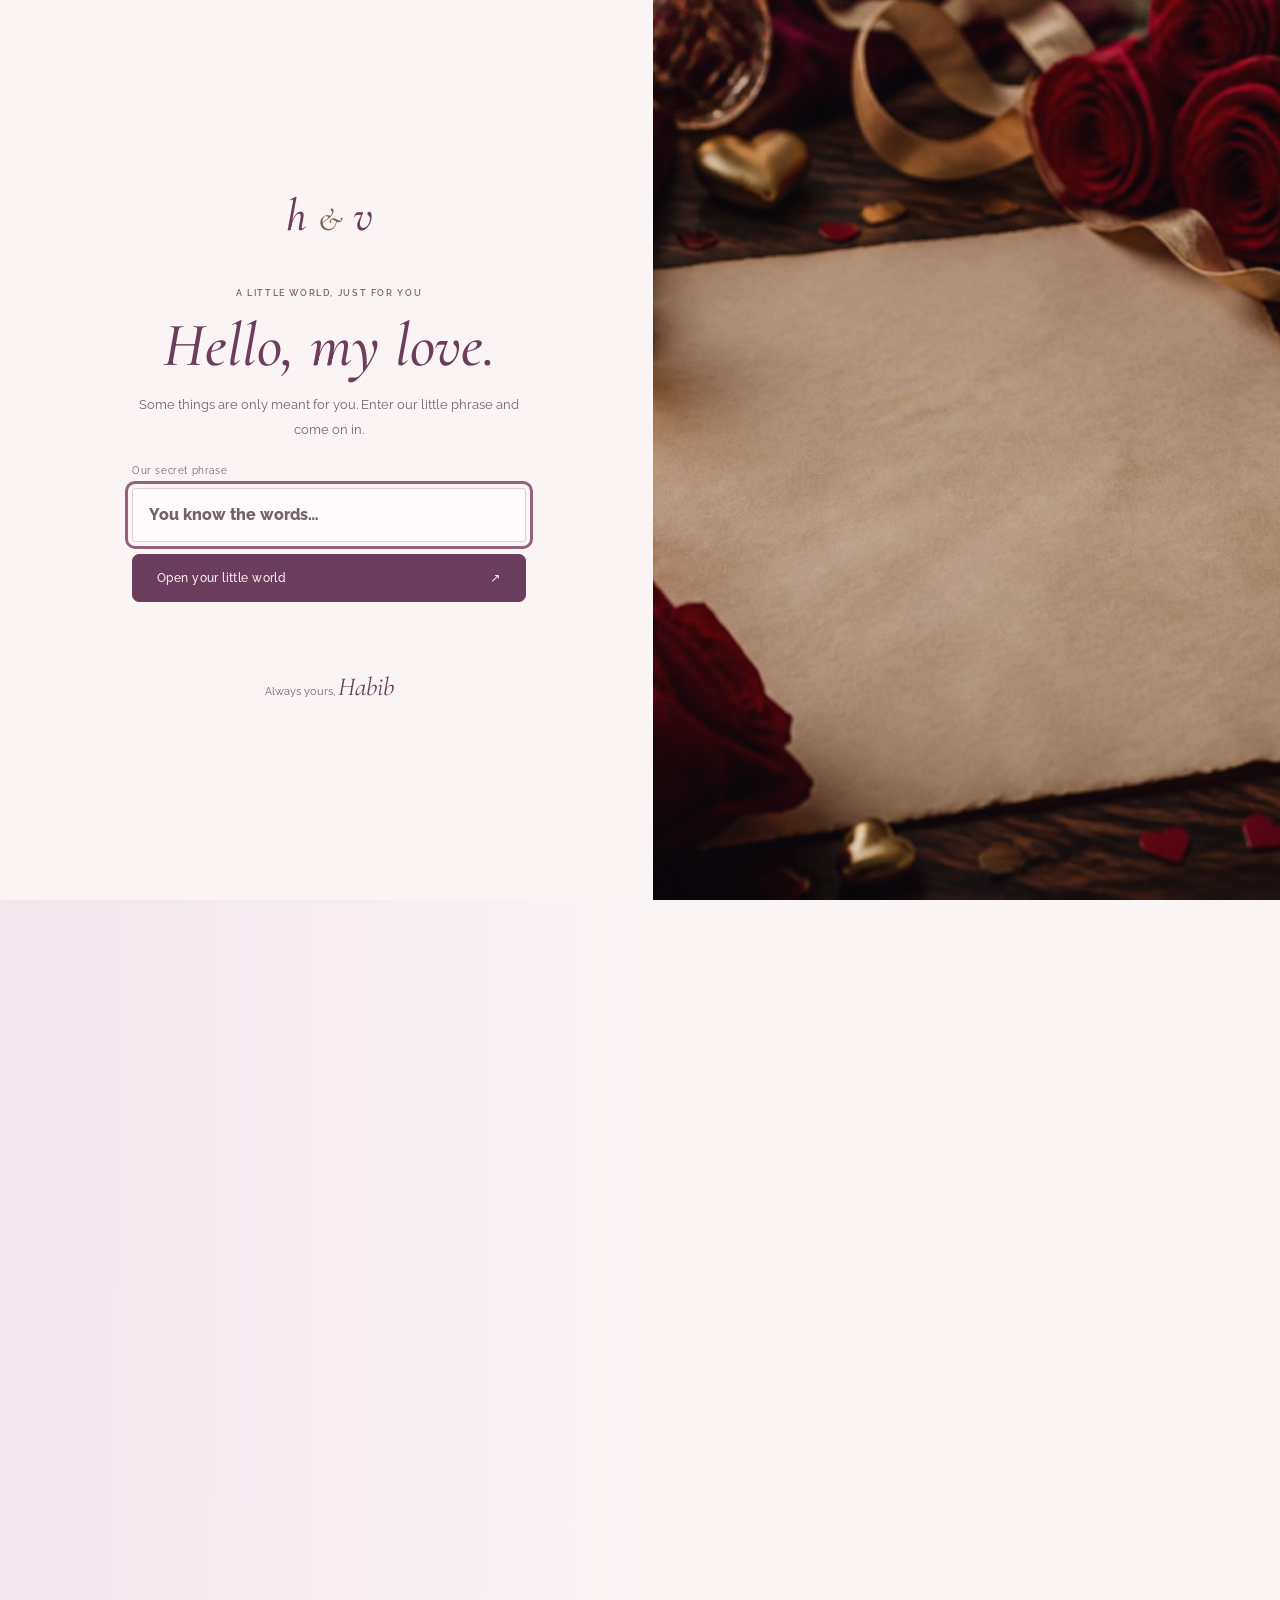
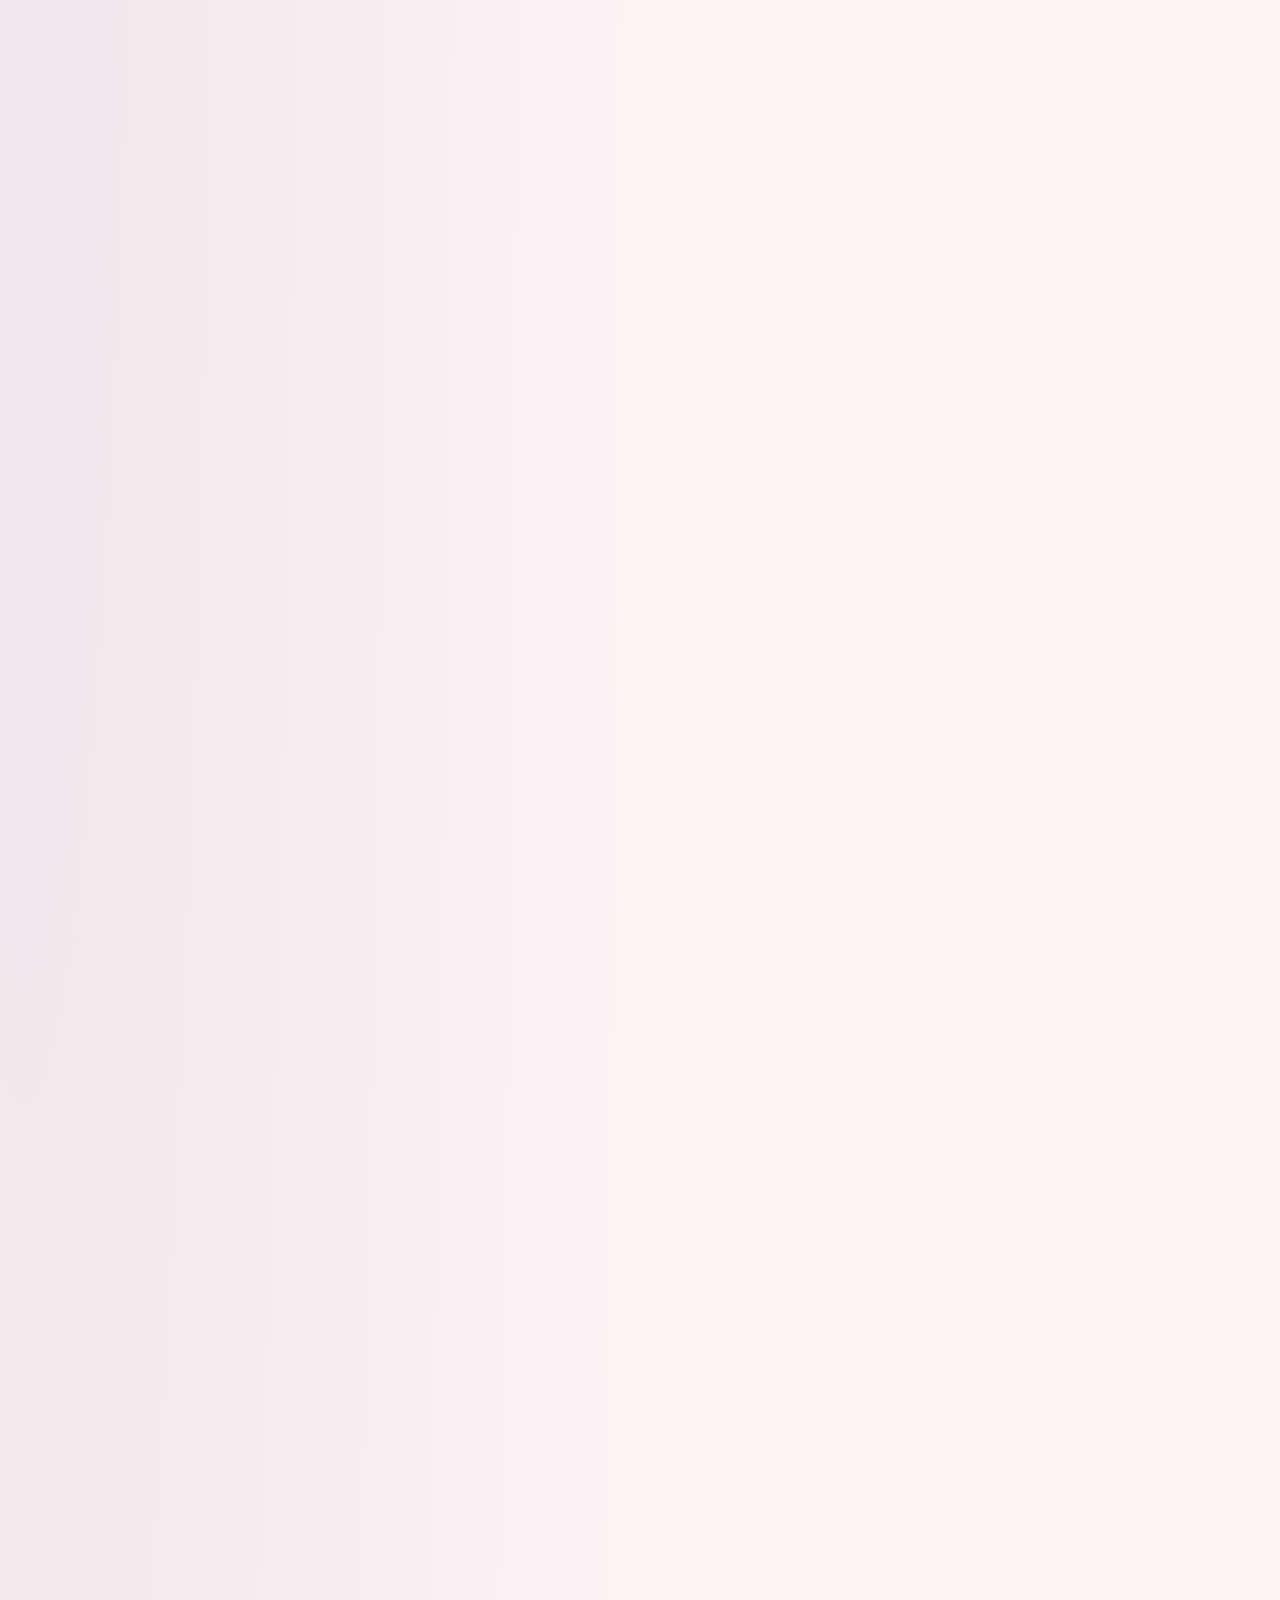
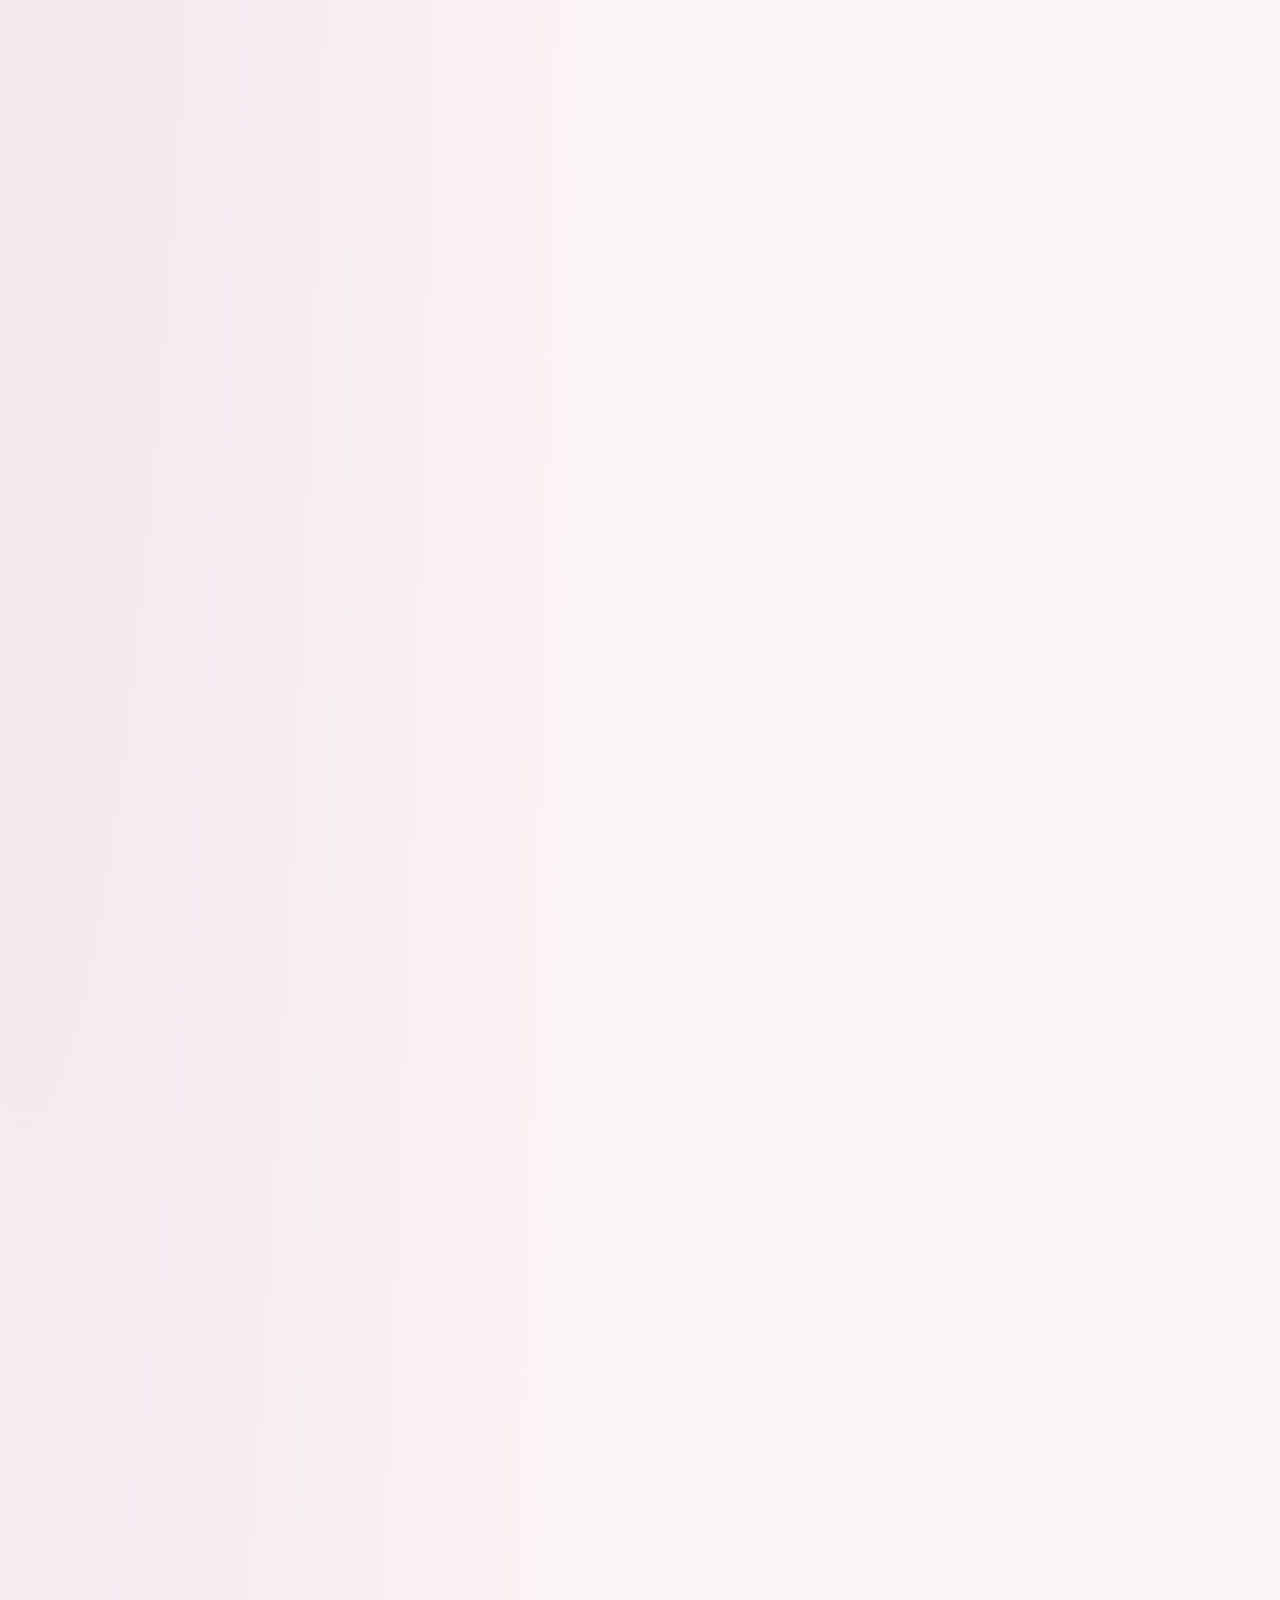
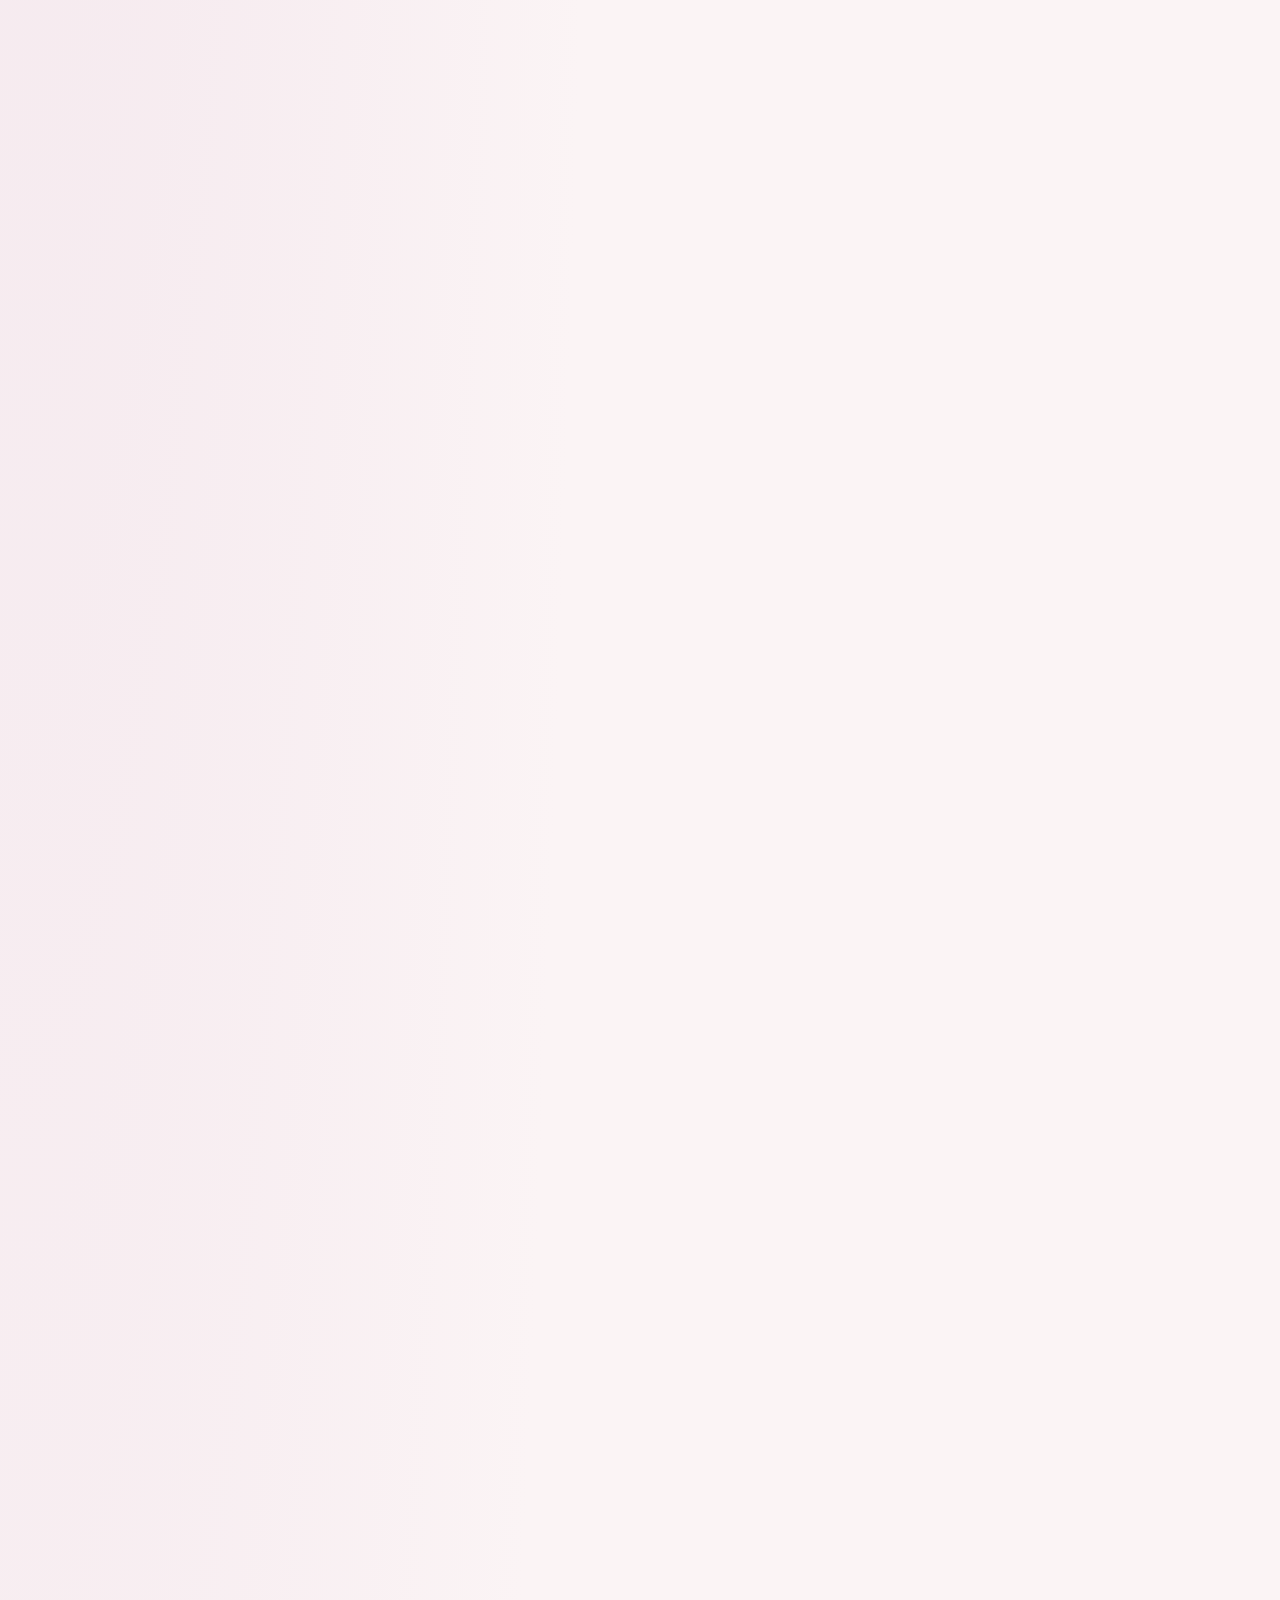
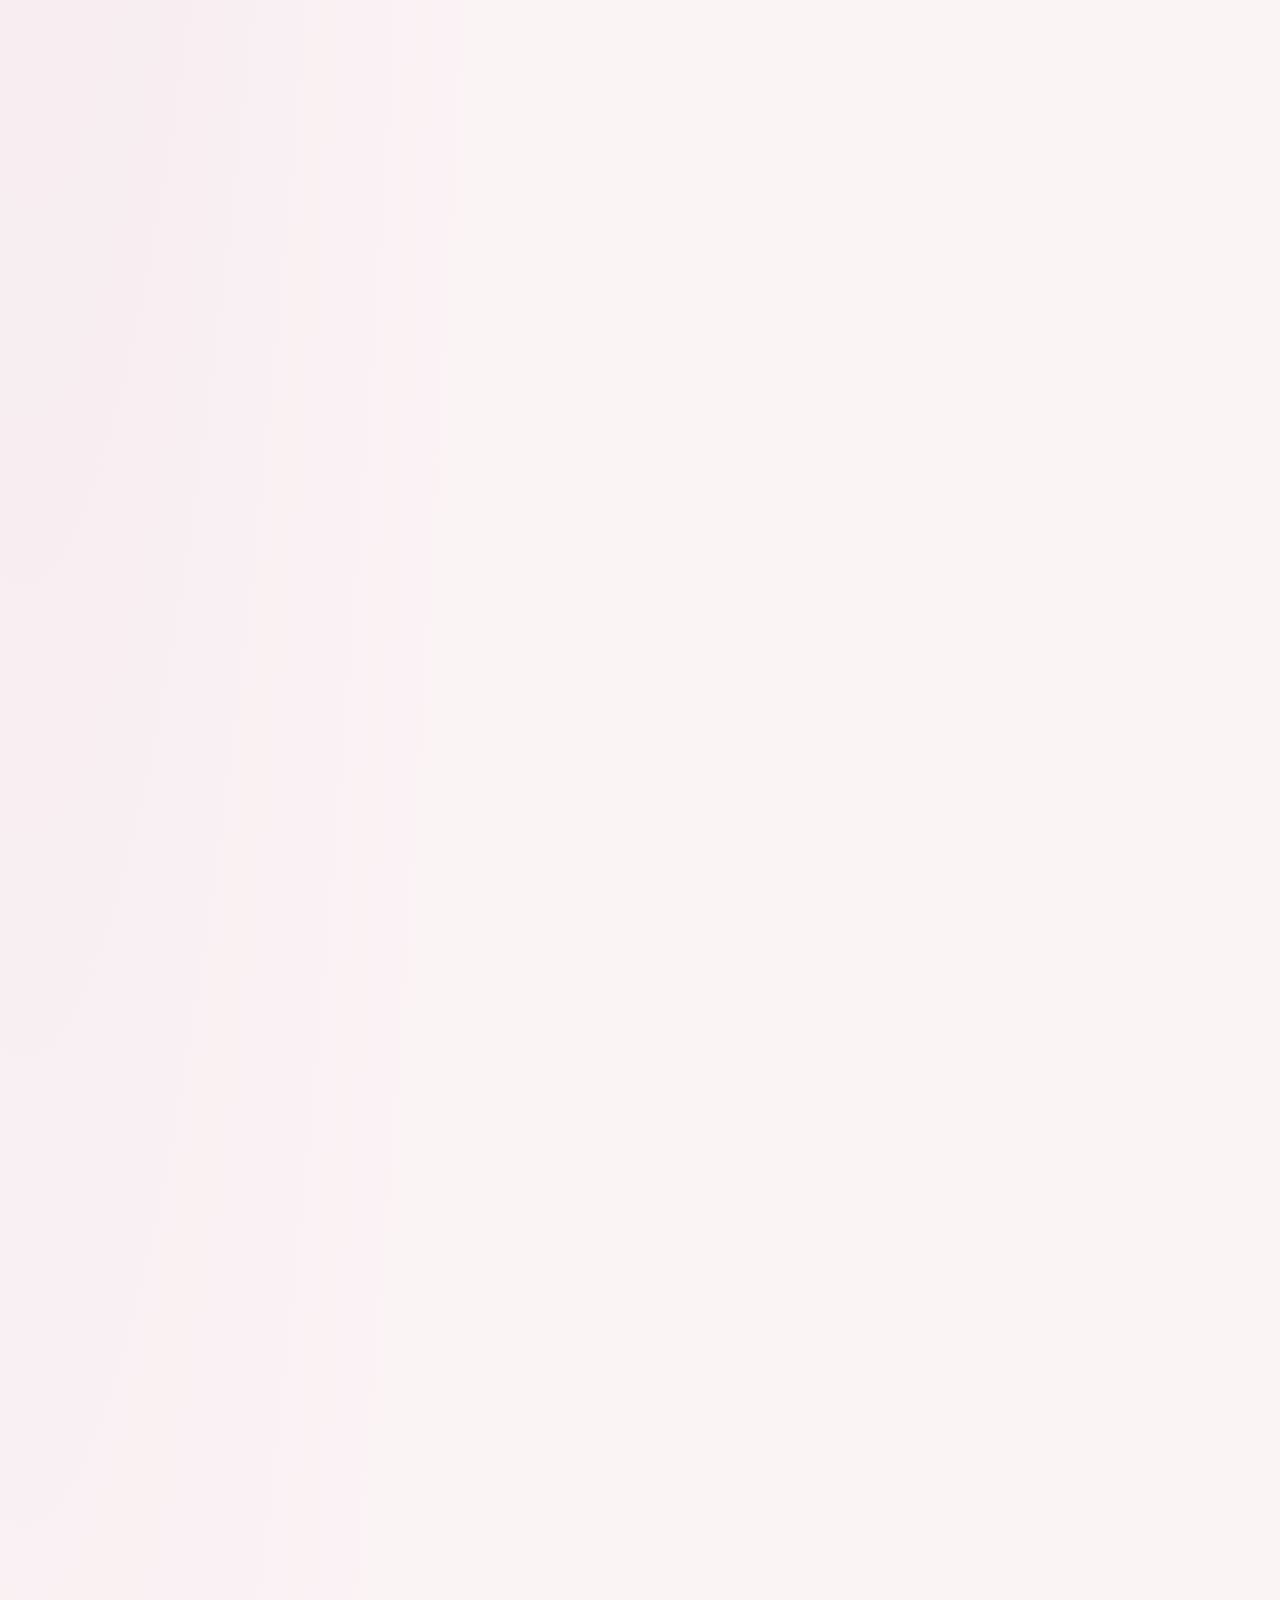
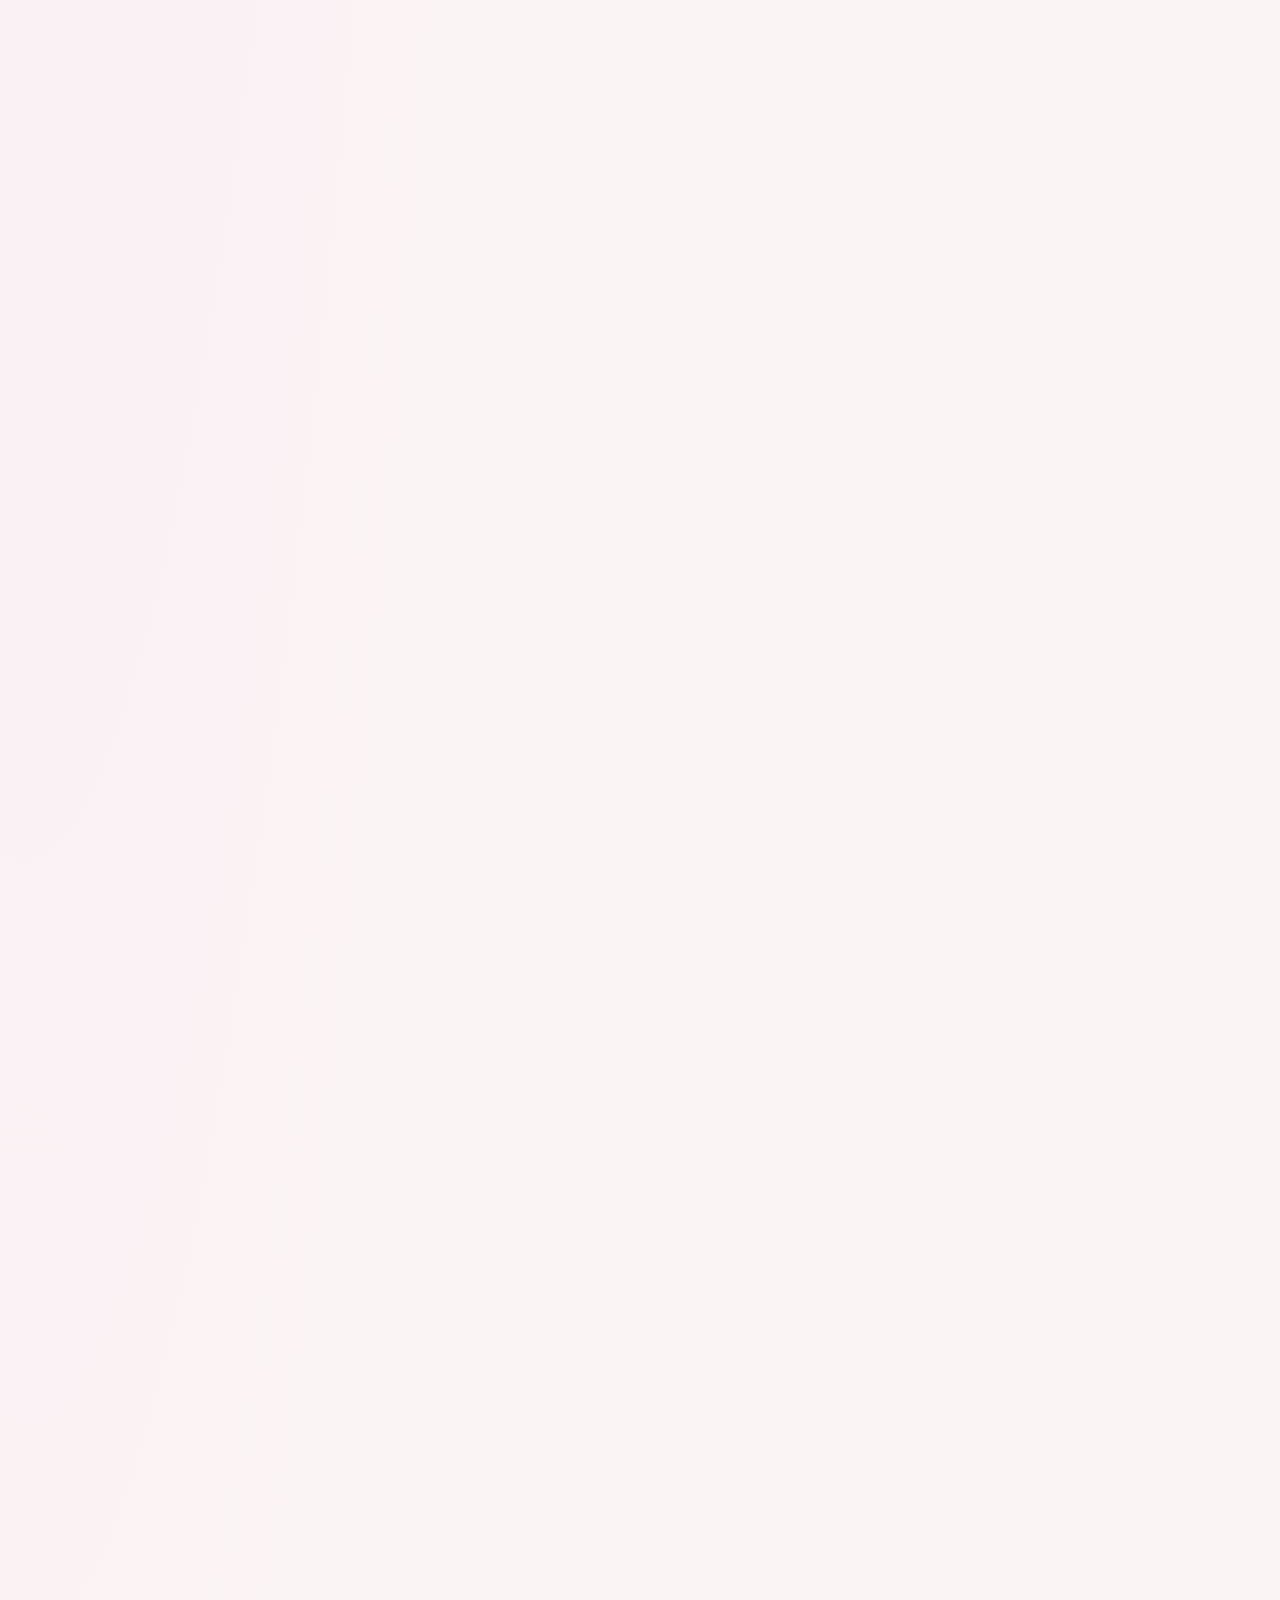
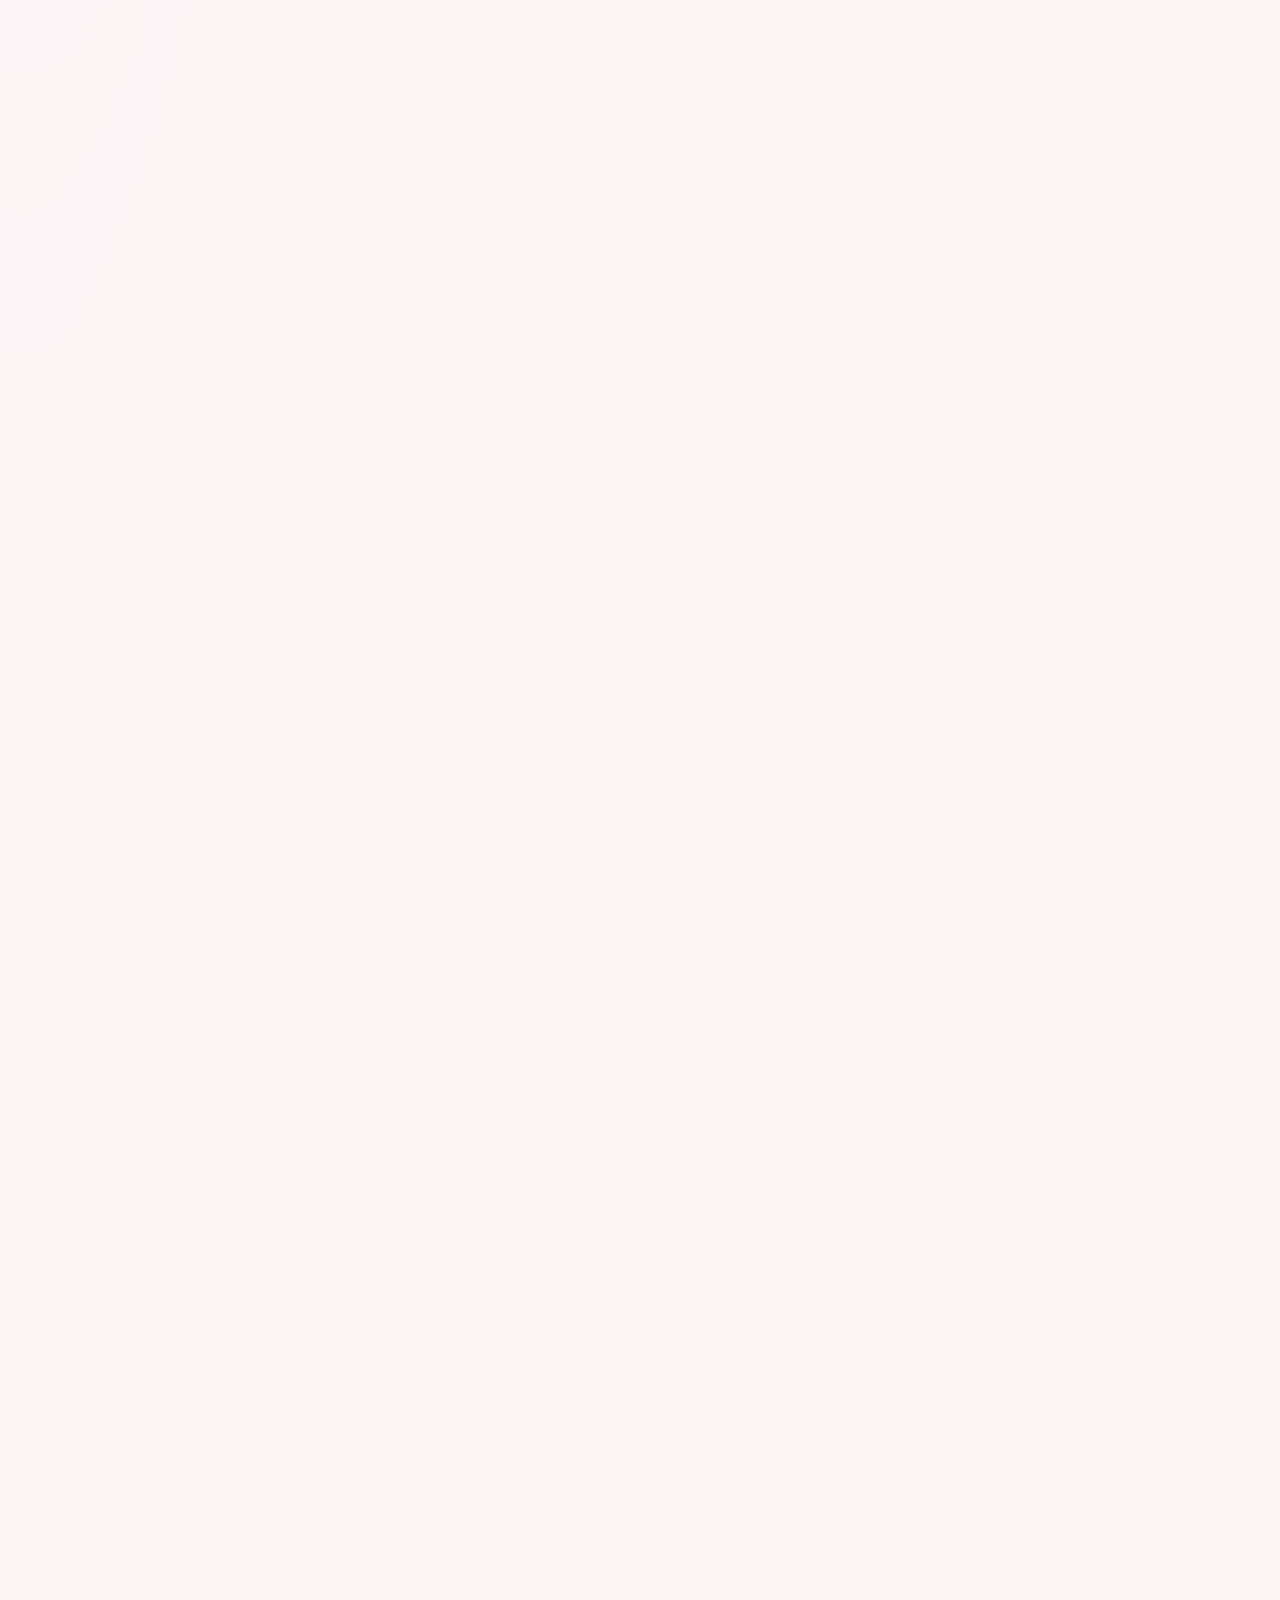
<file: index.html>
<!DOCTYPE html>
<html lang="en">
<head>
    <meta charset="UTF-8">
    <meta name="viewport" content="width=device-width, initial-scale=1.0">
    <meta name="theme-color" content="#fbf4f5">
    <meta name="description" content="A little world of letters, promises, and everyday love. For Vanessa, from Habib.">
    <title>For Vanessa · Always, Habib</title>
    <link rel="preconnect" href="https://fonts.googleapis.com">
    <link rel="preconnect" href="https://fonts.gstatic.com" crossorigin>
    <link rel="preload" as="image" href="assets/images/vanessa-hero-letter-768.jpg" imagesrcset="assets/images/vanessa-hero-letter-768.jpg 768w, assets/images/vanessa-hero-letter-1280.jpg 1280w" imagesizes="(min-width: 900px) 46vw, 100vw">
    <link href="https://fonts.googleapis.com/css2?family=Cormorant+Garamond:ital,wght@0,500;0,600;0,700;1,600;1,700&family=Raleway:wght@400;500;600;700&family=Amiri:wght@400&display=swap" rel="stylesheet">
    <link rel="stylesheet" href="assets/styles.css">
    <link rel="stylesheet" href="assets/timeless.css">
    <link rel="stylesheet" href="assets/ultimate.css">
    <link rel="icon" type="image/svg+xml" href="assets/heart.svg">
</head>
<body class="gate-locked">
    <a class="skip-link" href="#mainContent">Skip to our story</a>
    <noscript><div class="noscript-note">A little note: please enable JavaScript to open your letters and surprises.</div></noscript>
    <div class="loader" id="loader" aria-hidden="true">
        <div class="loader-inner">
            <p class="loader-title">For Vanessa 💖</p>
            <div class="loader-line"></div>
        </div>
    </div>

    <section class="gate-lock" id="websiteGate" aria-label="Password required">
        <div class="gate-card">
            <div class="gate-monogram" aria-hidden="true">h <span>&</span> v</div>
            <p class="eyebrow">A little world, just for you</p>
            <h1 class="gate-title">Hello, my love.</h1>
            <p class="gate-copy">Some things are only meant for you. Enter our little phrase and come on in.</p>
            <form class="memory-form" id="websiteGateForm">
                <label class="input-label" for="websiteGateInput">Our secret phrase</label>
                <input class="password-input" id="websiteGateInput" aria-describedby="websiteGateError" type="password" autocomplete="off" placeholder="You know the words…" required>
                <button class="gold-button" type="submit">Open your little world <span aria-hidden="true">↗</span></button>
                <div class="password-error" id="websiteGateError" aria-live="polite"></div>
            </form>
            <p class="gate-signature">Always yours, <em>Habib</em></p>
        </div>
    </section>

    <div class="chapter-wash" aria-hidden="true"></div>
    <div class="color-flood" id="colorFlood" hidden>
        <div class="color-flood-inner">
            <p class="color-flood-of" id="colorFloodOf"></p>
            <h2 class="color-flood-name" id="colorFloodName"></h2>
            <p class="color-flood-line" id="colorFloodLine"></p>
            <button class="color-flood-close" id="colorFloodClose" type="button">Back to us <span aria-hidden="true">↺</span></button>
        </div>
    </div>
    <div class="intro-curtain" id="introCurtain" hidden>
        <div class="intro-glow" aria-hidden="true"></div>
        <div class="intro-lines" role="status">
            <p class="intro-line">Hi, my love.</p>
            <p class="intro-line">I made this slowly, with every piece of me.</p>
            <p class="intro-line intro-name">For you, <em>Vanessa.</em></p>
        </div>
        <button class="intro-skip" id="introSkip" type="button">Come in <span aria-hidden="true">↓</span></button>
    </div>

    <canvas class="particle-canvas" id="particleCanvas" aria-hidden="true"></canvas>
    <div class="scroll-progress" id="scrollProgress"></div>
    <button class="secret-lock" id="secretLock" type="button" aria-label="Open the secret lock">🔒</button>
    <button class="memory-fab" id="memoryFab" type="button" aria-label="Add a secret memory">✦</button>
    <button class="audio-toggle" id="audioToggle" type="button" aria-label="Set the mood" aria-pressed="false" title="Set the mood 🕯️">♪</button>

    <main class="site" id="mainContent" tabindex="-1" inert>
        <header class="site-header">
            <a class="wordmark" href="#top" aria-label="Habib and Vanessa, back to top">h <span>&</span> v<span class="wordmark-dot">.</span></a>
            <nav aria-label="Main navigation">
                <a href="#chapterOne">Letters</a>
                <a href="#coupons">Coupons</a>
                <a href="#writeBack">Write back</a>
                <a href="#foreverRoom">Forever <span aria-hidden="true">↗</span></a>
            </nav>
            <div class="header-tools">
                <span class="header-note" id="moodLabel" role="status">Rose garden</span>
                <div class="mood-picker" role="group" aria-label="Choose your color mood">
                    <button class="mood-swatch" type="button" data-mood="rose" aria-label="Rose garden colors" aria-pressed="true" title="Rose garden"><span></span></button>
                    <button class="mood-swatch" type="button" data-mood="moonlight" aria-label="Blue hour colors" aria-pressed="false" title="Blue hour"><span></span></button>
                    <button class="mood-swatch" type="button" data-mood="sage" aria-label="Sunday morning colors" aria-pressed="false" title="Sunday morning"><span></span></button>
                    <button class="mood-swatch" type="button" data-mood="golden" aria-label="Golden hour colors" aria-pressed="false" title="Golden hour"><span></span></button>
                    <button class="mood-swatch" type="button" data-mood="midnight" aria-label="Midnight colors" aria-pressed="false" title="Midnight"><span></span></button>
                </div>
            </div>
        </header>
        <section class="hero" id="top">
            <div class="hero-aurora" aria-hidden="true"><span></span><span></span><span></span></div>
            <img class="hero-botanical" src="assets/botanical.svg" width="160" height="260" alt="" aria-hidden="true">
            <div class="hero-content">
                <p class="eyebrow">For my favourite person, in every lifetime</p>
                <p class="hero-pretitle">My heart has a name.</p>
                <h1 class="hero-title" id="heroTitle" tabindex="0" role="button" aria-label="Vanessa. Press five times for a little secret.">Vanessa<span aria-hidden="true">.</span></h1>
                <p class="love-languages" aria-hidden="true"><span class="love-lang-word" id="loveLangWord">I love you</span><span class="love-lang-name" id="loveLangName">in English</span></p>
                <p class="hero-subtitle">And somehow, every ordinary day becomes a little more beautiful with you in it. This is my little way of keeping you close.</p>
                <p class="counter-caption">Our story, still unfolding</p>
                <div class="countdown" id="countdown" aria-label="Time loving Vanessa">
                    <div class="time-box"><span class="time-value" id="days">00</span><span class="time-label">days</span></div>
                    <div class="time-box"><span class="time-value" id="hours">00</span><span class="time-label">hours</span></div>
                    <div class="time-box"><span class="time-value" id="minutes">00</span><span class="time-label">minutes</span></div>
                    <div class="time-box"><span class="time-value" id="seconds">00</span><span class="time-label">seconds</span></div>
                </div>
                <div class="hero-actions">
                    <a class="gold-button" href="#letter">A letter for you <span aria-hidden="true">↗</span></a>
                    <a class="text-link" href="#loveMap">Stay a little while <span aria-hidden="true">↓</span></a>
                </div>
                <p class="hero-signature">With all my love, <em>Habib</em></p>
            </div>
            <figure class="hero-portrait">
                <img src="assets/images/vanessa-hero-letter-1280.jpg" srcset="assets/images/vanessa-hero-letter-768.jpg 768w, assets/images/vanessa-hero-letter-1280.jpg 1280w" sizes="(min-width: 900px) 46vw, 100vw" width="1280" height="853" alt="A candlelit love letter, a red rose, and all the words saved just for you" fetchpriority="high">
                <figcaption><span>One heart. One person. Always.</span><em>For you, V.</em></figcaption>
                <span class="portrait-stamp" aria-hidden="true">written with love<br>♡<br>kept forever</span>
            </figure>
            <a class="hero-scroll" href="#loveMap">A few little pieces of us <span aria-hidden="true">↓</span></a>
        </section>

        <div class="wrap">
            <section class="section love-map reveal" id="loveMap" aria-label="A guided love map">
                <div class="love-map-copy">
                    <p class="eyebrow">A whole little world for you</p>
                    <h2 class="section-title">A place to come back to.</h2>
                    <p class="section-copy">For the days we are together, and the days we wish we were. Four little chapters, a few secrets hidden along the way, and a reminder that you are always on my mind. Take it slowly. There is no wrong way to read it.</p>
                </div>
                <div class="love-map-grid">
                    <a href="#chapterOne"><small>Chapter I</small><strong>Words I keep <span aria-hidden="true">↗</span></strong><span>A sealed letter, open-when notes, and fourteen little truths.</span></a>
                    <a href="#chapterTwo"><small>Chapter II</small><strong>The story of us</strong><span>A palette made of you, and every chapter still waiting.</span></a>
                    <a href="#chapterThree"><small>Chapter III</small><strong>Little games</strong><span>Scratch-off coupons, a bouquet to build, and a jar of somedays.</span></a>
                    <a href="#chapterFour"><small>Chapter IV</small><strong>The same sky</strong><span>Stars to connect, a heartbeat, and a page for your words.</span></a>
                </div>
            </section>
            <section class="section daily-note-room reveal" id="dailyNoteRoom" aria-labelledby="dailyNoteTitle">
                <div class="daily-note-intro">
                    <p class="eyebrow"><span class="little-spark" aria-hidden="true">✧</span> A tiny ritual, just ours</p>
                    <h2 class="section-title" id="dailyNoteTitle">A little love,<br>for today.</h2>
                    <p class="section-copy">Something small to find when you come back. A new thought each day, from my heart to your pocket.</p>
                    <p class="daily-date" id="dailyDate"></p>
                    <p class="daily-keepsake">Keep the words that feel like a hug.</p>
                </div>
                <div class="daily-note-desk">
                    <div class="note-tape" aria-hidden="true"></div>
                    <div class="daily-note-paper" id="dailyNotePaper">
                        <div class="note-topline"><span>To my Vanessa</span><span aria-hidden="true">♡</span></div>
                        <button class="note-unfold" id="dailyNoteOpen" type="button" aria-expanded="false" aria-controls="dailyNoteContent">
                            <span class="note-seal" aria-hidden="true">v.</span>
                            <span>A thought I saved for you</span>
                            <small>Unfold your note <span aria-hidden="true">↗</span></small>
                        </button>
                        <div class="daily-note-content" id="dailyNoteContent" hidden>
                            <blockquote id="dailyNoteText" aria-live="polite" aria-atomic="true"></blockquote>
                            <p class="note-signoff">All my love, <em>Habib</em></p>
                            <div class="note-actions">
                                <button class="note-save" id="saveDailyNote" type="button" aria-pressed="false">♡ Keep this note</button>
                                <button class="note-next" id="nextDailyNote" type="button">One more thought <span aria-hidden="true">→</span></button>
                            </div>
                        </div>
                    </div>
                    <details class="kept-notes" id="keptNotes">
                        <summary>Your little keepsakes <span id="keptNotesCount">0</span></summary>
                        <p class="kept-notes-empty" id="keptNotesEmpty">When a note speaks to you, keep it here. These little keepsakes stay in this browser.</p>
                        <ul id="keptNotesList"></ul>
                    </details>
                    <p class="note-feedback" id="noteFeedback" role="status"></p>
                </div>
            </section>

            <header class="chapter-mark reveal" id="chapterOne" data-tint="#f4b3c6">
                <span class="chapter-numeral" aria-hidden="true">I</span>
                <p class="chapter-kicker">Chapter one</p>
                <h2 class="chapter-title">Words I keep for you</h2>
                <p class="chapter-line">The letters, the little truths, and the things I would whisper if I were next to you.</p>
            </header>
            <section class="section card reveal" id="letter">
                <p class="eyebrow">A wax-sealed piece of me</p>
                <h2 class="section-title">Some words are only for you.</h2>
                <p class="section-copy">A small envelope. Everything I mean. Tap the heart to open it.</p>
                <button class="envelope" id="envelopeButton" type="button" aria-label="Open love letter" aria-expanded="false" aria-controls="letterPaper">
                    <span class="envelope-seal">♥</span>
                </button>
                <div class="letter-paper" id="letterPaper" role="region" aria-label="A letter from Habib" hidden>
                    <p class="letter-salutation">My Vanessa,</p><p>
                    Loving you has become the softest certainty in my life. You are in my prayers, my plans, my late-night thoughts, and the quiet smile I get when your name appears. I do not want a love that only sounds beautiful. I want to build one that is patient, loyal, honest, playful, and brave enough to keep choosing you in every season. Every time I see you, I feel it again: my heart knows exactly where it belongs.</p><p class="letter-signature">Always yours,<br><em>Habib</em></p>
                </div>
            </section>
            <section class="section card reveal open-when" id="openWhen">
                <p class="eyebrow">For the moments between us</p>
                <h2 class="section-title">Open this when...</h2>
                <p class="section-copy">A few tiny letters for the exact seconds I wish I could be beside you.</p>
                <div class="open-when-grid" aria-label="Open when messages">
                    <button aria-pressed="true" class="open-card active" type="button" data-note="When you miss me, remember this: I am missing you too, probably at the exact same second, probably smiling at my phone like your name is a sunrise. Distance is loud sometimes, but my love is louder.">
                        <span>You miss me</span>
                        <strong>I am already there in my heart.</strong>
                    </button>
                    <button aria-pressed="false" class="open-card" type="button" data-note="When you feel tired, you do not have to be strong for the whole world. Be soft for one minute. Breathe. I am proud of you for every quiet thing you carry and every day you still keep going.">
                        <span>You feel tired</span>
                        <strong>Rest, my love. I am proud of you.</strong>
                    </button>
                    <button aria-pressed="false" class="open-card" type="button" data-note="When you doubt yourself, borrow my eyes. I see a woman with a beautiful heart, a brave soul, and a light that stays even on hard days. I believe in you completely.">
                        <span>You doubt yourself</span>
                        <strong>Borrow my eyes for a second.</strong>
                    </button>
                    <button aria-pressed="false" class="open-card" type="button" data-note="When you need a promise, take this one: I will keep choosing you with patience, honesty, loyalty, laughter, and the kind of love that does not disappear when life gets complicated.">
                        <span>You need a promise</span>
                        <strong>I choose you in every season.</strong>
                    </button>
                </div>
                <div class="open-when-note" id="openWhenNote" role="status">When you miss me, remember this: I am missing you too, probably at the exact same second, probably smiling at my phone like your name is a sunrise. Distance is loud sometimes, but my love is louder.</div>
            </section>
            <section class="section card reveal" id="typewriterSection">
                <p class="eyebrow">Written just for you, live</p>
                <h2 class="section-title">A letter, written live.</h2>
                <div class="tw-display" id="twLetterDisplay"><span class="poem-cursor"></span></div>
                <div class="controls">
                    <button class="gold-button" id="twLetterBtn" type="button">Begin the letter</button>
                </div>
            </section>
            <section class="section card reveal" id="reasons">
                <p class="eyebrow">Fourteen little truths</p>
                <h2 class="section-title">Reasons I love you.</h2>
                <p class="section-copy" id="reasonCounter">0 of 14 revealed</p>
                <div class="reason-wall" id="reasonWall"></div>
                <div class="controls">
                    <button class="gold-button" id="reasonButton" type="button">Reveal a reason</button>
                </div>
            </section>
            <section class="section score-room reveal" id="tenOutOfTen" aria-label="Vanessa is ten out of ten">
                <div class="score-copy">
                    <p class="eyebrow">Ten little things, one favourite person</p>
                    <h2 class="section-title">You, a thousand times you.</h2>
                    <p class="section-copy">There are so many things I love about you. Here are ten I never want you to forget.</p>
                </div>
                <div class="score-panel" aria-label="Ten out of ten score">
                    <span class="score-number">10</span>
                    <span class="score-slash">/10</span>
                    <small>Would choose you again</small>
                </div>
                <ol class="score-list">
                    <li>You make distance feel survivable.</li>
                    <li>You make ordinary days feel chosen.</li>
                    <li>Your laugh lives in my head rent-free.</li>
                    <li>Your heart is soft in a rare way.</li>
                    <li>You make me want to become better.</li>
                    <li>You are beautiful without even trying.</li>
                    <li>You feel like peace and excitement at once.</li>
                    <li>You make forever sound possible.</li>
                    <li>You are my favorite thought at night.</li>
                    <li>Because it is you. Always you.</li>
                </ol>
            </section>

            <header class="chapter-mark reveal" id="chapterTwo" data-tint="#f6c39c">
                <span class="chapter-numeral" aria-hidden="true">II</span>
                <p class="chapter-kicker">Chapter two</p>
                <h2 class="chapter-title">The story of us</h2>
                <p class="chapter-line">Where we began, what we are, and how it feels from the inside.</p>
            </header>
            <section class="section photo-story reveal" id="photoStory" aria-label="A symbolic photo moodboard">
                <div class="photo-story-head">
                    <p class="eyebrow">A moodboard for us</p>
                    <h2 class="section-title">If a feeling were a photograph.</h2>
                    <p class="section-copy">The words, the waiting, and the someday. A little moodboard of everything I feel for you.</p>
                </div>
                <div class="photo-story-grid">
                    <figure class="photo-card">
                        <img src="assets/images/unsplash-love-letter.jpg" loading="lazy" decoding="async" alt="A rose and love letter with romantic details">
                        <figcaption><span>The Letter</span><strong>Every word keeps finding its way back to you.</strong></figcaption>
                    </figure>
                    <figure class="photo-card">
                        <img src="assets/images/unsplash-heart-hands.jpg" loading="lazy" decoding="async" alt="Hands making a heart shape in front of a sunset">
                        <figcaption><span>The Distance</span><strong>Even far away, my heart still knows your shape.</strong></figcaption>
                    </figure>
                    <figure class="photo-card">
                        <img src="assets/images/unsplash-holding-hands.jpg" loading="lazy" decoding="async" alt="A couple holding hands in golden sunset light">
                        <figcaption><span>The Future</span><strong>One day, no countdown. Just your hand in mine.</strong></figcaption>
                    </figure>
                </div>
            </section>
            <section class="section colors-of-you reveal" id="colorsOfYou" aria-labelledby="colorsTitle">
                <div class="colors-head">
                    <p class="eyebrow">A palette, mixed from you</p>
                    <h2 class="section-title" id="colorsTitle">If you were<br><em>a box of paints.</em></h2>
                    <p class="section-copy">Every colour I love has a little of you in it. Tap one and step inside it.</p>
                </div>
                <div class="palette" role="list">
                    <button class="swatch-card" type="button" role="listitem" data-color="#f2a7bb" data-ink="#5a1f33" data-name="Peony" data-of="Your laugh" data-line="Bright, a little loud, and my favourite sound in the whole world."><span class="swatch-chip"></span><strong>Peony</strong><small>Your laugh</small></button>
                    <button class="swatch-card" type="button" role="listitem" data-color="#eab872" data-ink="#4d2f0c" data-name="Honey" data-of="Your eyes when you are happy" data-line="Warm enough to turn any ordinary room into late afternoon light."><span class="swatch-chip"></span><strong>Honey</strong><small>Your happy eyes</small></button>
                    <button class="swatch-card" type="button" role="listitem" data-color="#bba7de" data-ink="#2f2150" data-name="Lavender" data-of="You, half asleep" data-line="Soft, slow, a little sleepy, and completely impossible not to adore."><span class="swatch-chip"></span><strong>Lavender</strong><small>You, half asleep</small></button>
                    <button class="swatch-card" type="button" role="listitem" data-color="#9fd0c4" data-ink="#123c35" data-name="Sea glass" data-of="Your kindness" data-line="Clear and gentle, smoothed by everything you have carried so gracefully."><span class="swatch-chip"></span><strong>Sea glass</strong><small>Your kindness</small></button>
                    <button class="swatch-card" type="button" role="listitem" data-color="#da9a86" data-ink="#4a1f14" data-name="Rose gold" data-of="Your heart" data-line="Rare, warm, and worth more than anything I will ever own."><span class="swatch-chip"></span><strong>Rose gold</strong><small>Your heart</small></button>
                    <button class="swatch-card" type="button" role="listitem" data-color="#4b2346" data-ink="#fbe7f0" data-name="Plum night" data-of="Your voice at night" data-line="Deep and calm. The last thing I want to hear before I fall asleep."><span class="swatch-chip"></span><strong>Plum night</strong><small>Your voice at night</small></button>
                </div>
            </section>

            <section class="section cinematic-promise reveal" aria-label="A promise across the distance">
                <div class="cinematic-promise-image" aria-hidden="true"></div>
                <div class="cinematic-promise-shade" aria-hidden="true"></div>
                <div class="cinematic-promise-copy">
                    <p class="eyebrow">Until there are no miles between us</p>
                    <blockquote>“The distance is temporary.<br>Choosing you isn’t.”</blockquote>
                    <p>Every day apart is still a day closer to the life I want beside you.</p>
                </div>
            </section>
            <section class="section card reveal" id="timelineSection">
                <p class="eyebrow">Our little forever, so far</p>
                <h2 class="section-title">The chapters of us.</h2>
                <p class="section-copy">Every chapter has been leading closer to you: the first spark, the patient distance, the moments I replay, and the future I keep choosing.</p>
                <div class="timeline" id="timeline"></div>
            </section>
            <section class="section card reveal" id="dedication">
                <p class="eyebrow">For the woman I adore</p>
                <h2 class="section-title">This is what my heart looks like when it thinks of you.</h2>
                <p class="section-copy">Vanessa, I wanted this page to feel like opening a door into every soft, serious, impossible-to-explain thing I carry for you. Every shimmer here is another way of saying: you matter to me more than words can hold.</p>
                <div class="grid message-grid">
                    <article class="mini-card"><h3>Every Week</h3><p>Every time I see you, I remember that the best part of my life has a name.</p></article>
                    <article class="mini-card"><h3>Every Day</h3><p>I choose you in the quiet moments, in the busy ones, and in the seconds nobody else sees.</p></article>
                    <article class="mini-card"><h3>Every Dream</h3><p>When I picture my future, it has your laugh in it. It has your name. It has home.</p></article>
                    <article class="mini-card"><h3>Every Promise</h3><p>I am not loving you halfway. I am here with my whole heart, again and again.</p></article>
                </div>
                <div class="certificate">
                    <p class="eyebrow">A small, official reminder</p>
                    <h3 class="certificate-title">Certified: Vanessa owns Habib's heart.</h3>
                    <p class="certificate-copy">Issued for one irreplaceable woman, valid for every ordinary morning, every hard day, every soft night, every anniversary, and every future version of us.</p>
                    <div class="certificate-seal" aria-hidden="true">♥</div>
                </div>
            </section>

            <header class="chapter-mark reveal" id="chapterThree" data-tint="#c6b2ee">
                <span class="chapter-numeral" aria-hidden="true">III</span>
                <p class="chapter-kicker">Chapter three</p>
                <h2 class="chapter-title">Little games of love</h2>
                <p class="chapter-line">Things to tap, scratch, shake, and play with. Every one of them ends in the same answer.</p>
            </header>

            <section class="section coupon-room reveal" id="coupons" aria-labelledby="couponTitle">
                <div class="coupon-head">
                    <p class="eyebrow">Valid forever · no expiry date · no take-backs</p>
                    <h2 class="section-title" id="couponTitle">Love coupons,<br><em>signed by me.</em></h2>
                    <p class="section-copy">Scratch the foil with your finger to see what is inside. Whenever you want one, tap redeem and the message comes straight to me. I will honour every single one.</p>
                </div>
                <div class="coupon-book" id="couponBook"></div>
                <p class="note-feedback coupon-feedback" id="couponFeedback" role="status"></p>
            </section>
            <section class="section card bouquet-room reveal" id="bouquet" aria-labelledby="bouquetTitle">
                <div class="bouquet-copy">
                    <p class="eyebrow">A florist with only one customer</p>
                    <h2 class="section-title" id="bouquetTitle">Make yourself<br>a bouquet.</h2>
                    <p class="section-copy">I cannot hand you flowers today, so here is the whole shop. Pick any you like. Every flower means something.</p>
                    <div class="flower-picker" role="group" aria-label="Choose flowers">
                        <button type="button" data-flower="rose"><i style="--f:#c8364f"></i>Rose</button>
                        <button type="button" data-flower="tulip"><i style="--f:#f07a8f"></i>Tulip</button>
                        <button type="button" data-flower="daisy"><i style="--f:#fff6e8"></i>Daisy</button>
                        <button type="button" data-flower="lavender"><i style="--f:#9b84d6"></i>Lavender</button>
                        <button type="button" data-flower="peony"><i style="--f:#f5b5c6"></i>Peony</button>
                        <button type="button" data-flower="sunflower"><i style="--f:#f2c14e"></i>Sunflower</button>
                    </div>
                    <p class="flower-meaning" id="flowerMeaning" role="status">Tap a flower to add it to your vase.</p>
                    <div class="bouquet-actions">
                        <button class="gold-button" id="sendBouquet" type="button">Send it to Habib <span aria-hidden="true">↗</span></button>
                        <button class="text-link" id="clearBouquet" type="button">Start again</button>
                    </div>
                </div>
                <div class="bouquet-stage" aria-hidden="true">
                    <svg class="bouquet-svg" id="bouquetSvg" viewBox="0 0 300 360">
                        <g id="bouquetFlowers"></g>
                        <path class="vase-back" d="M96 236h108l-6 14H102z"/>
                        <path class="vase" d="M100 246h100c4 30-6 44-14 58-6 12-4 30 6 44H108c10-14 12-32 6-44-8-14-18-28-14-58Z"/>
                        <path class="vase-shine" d="M118 262c-3 18 2 32 8 42"/>
                        <path class="vase-ribbon" d="M104 268c30 8 62 8 92 0"/>
                    </svg>
                    <p class="bouquet-count" id="bouquetCount">0 of 9 flowers</p>
                </div>
            </section>

            <section class="section card reveal" id="meter">
                <p class="eyebrow">Impossible to measure, still fun to try</p>
                <h2 class="section-title">How full is my heart?</h2>
                <p class="section-copy">Spoiler: it was already full. Every tap just proves it a little louder.</p>
                <div class="meter-shell">
                    <div class="meter-track" role="progressbar" aria-label="Romance meter" aria-valuemin="0" aria-valuemax="100" aria-valuenow="0"><div class="meter-fill" id="meterFill"></div></div>
                    <p class="meter-label" id="meterLabel">0% full of Vanessa.</p>
                </div>
                <div class="controls">
                    <button class="gold-button" id="meterButton" type="button">Add more love</button>
                </div>
            </section>
            <section class="section grid interactive-grid">
                <article class="card reveal">
                    <p class="eyebrow">A seal for forever</p>
                    <h2 class="section-title">Seal it forever.</h2>
                    <button class="wax-seal" id="foreverButton" type="button">Forever</button>
                    <p class="forever-note" id="foreverNote">Opened. Sealed. Promised. Yours.</p>
                </article>
                <article class="card reveal">
                    <p class="eyebrow">For when I cannot hold you yet</p>
                    <h2 class="section-title">A hug, sent from here.</h2>
                    <div class="controls">
                        <button class="gold-button hug-button" id="hugButton" type="button">Send Vanessa a hug</button>
                    </div>
                    <div class="hug-milestone" id="hugText">0 hugs saved for Vanessa.</div>
                </article>
            </section>
            <section class="section card reveal" id="quiz">
                <p class="eyebrow">A game with only one real prize: you</p>
                <h2 class="section-title">How well do you know me?</h2>
                <div class="quiz-box" id="quizBox">
                    <div class="quiz-question" id="quizQuestion"></div>
                    <div class="quiz-options" id="quizOptions"></div>
                    <div class="quiz-message" id="quizMessage"></div>
                </div>
            </section>
            <section class="section grid interactive-grid">
                <article class="card reveal">
                    <p class="eyebrow">A parchment for your heart</p>
                    <h2 class="section-title">A little poem.</h2>
                    <div class="poem-display" id="poemText">Tap below, and I will write you something soft.</div>
                    <div class="controls">
                        <button class="gold-button" id="poemButton" type="button">Unfurl poem</button>
                    </div>
                </article>
                <article class="card reveal">
                    <p class="eyebrow">Our future, folded into wishes</p>
                    <h2 class="section-title">The someday jar.</h2>
                    <div class="date-jar" id="dateJar" aria-hidden="true"><svg viewBox="0 0 80 100" width="86" height="108" fill="none" stroke="currentColor" stroke-width="2"><rect x="22" y="6" width="36" height="12" rx="3"/><path d="M24 18c-10 6-14 14-14 26v38c0 8 6 12 14 12h32c8 0 14-4 14-12V44c0-12-4-20-14-26"/><path d="M30 54c0-5 4-8 8-5l2 2 2-2c4-3 8 0 8 5 0 6-10 12-10 12s-10-6-10-12Z" fill="currentColor" stroke="none"/><path d="M20 76h40" stroke-dasharray="2 5"/></svg></div>
                    <div class="date-card" id="dateIdea">Shake the jar for a date we will go on someday.</div>
                    <div class="controls">
                        <button class="gold-button" id="dateButton" type="button">Pull a date</button>
                    </div>
                </article>
            </section>
            <section class="section card reveal" id="complimentSection">
                <p class="eyebrow">Because you deserve to hear it</p>
                <h2 class="section-title">Tell me something sweet.</h2>
                <div class="compliment-display" id="complimentDisplay">Press the button, and I will tell you something true.</div>
                <div class="controls">
                    <button class="gold-button" id="complimentBtn" type="button">Tell me something</button>
                </div>
            </section>

            <header class="chapter-mark reveal" id="chapterFour" data-tint="#9fb6ea">
                <span class="chapter-numeral" aria-hidden="true">IV</span>
                <p class="chapter-kicker">Chapter four</p>
                <h2 class="chapter-title">Under the same sky</h2>
                <p class="chapter-line">Wherever you are tonight, look up. It is the same sky I am looking at.</p>
            </header>
            <section class="section card reveal" id="heartbeatSection">
                <p class="eyebrow">Beating for one person only</p>
                <h2 class="section-title">Put your ear to my chest.</h2>
                <div style="text-align:center;padding:14px 0 4px">
                    <button class="heartbeat-btn" id="heartbeatBtn" type="button" aria-label="Tap to hear heartbeat">♥</button>
                    <p class="heartbeat-label">Tap me</p>
                    <p class="heartbeat-msg" id="heartbeatMsg">This beats for you.</p>
                </div>
            </section>
            <section class="section card reveal" id="constellationSection">
                <p class="eyebrow">Written in the night sky for you</p>
                <h2 class="section-title">Connect our stars.</h2>
                <p class="constellation-hint">Tap each star to light it up — follow the shape they make together.</p>
                <div class="constellation-field" id="constellationField"><!-- stars injected by JS --></div>
                <p class="constellation-msg" id="constellationMsg">The stars are waiting for you... ✦</p>
            </section>
            <section class="section someday-room reveal" id="somedayRoom" aria-labelledby="somedayTitle">
                <div class="someday-heading">
                    <p class="eyebrow">Postcards from a life I dream of</p>
                    <h2 class="section-title" id="somedayTitle">The ordinary things.<br>With you.</h2>
                    <p class="section-copy">No grand occasion. No perfect plan. Just a few little somedays I hope we get to call ours.</p>
                </div>
                <div class="postcard-tabs" role="tablist" aria-label="Choose a little someday">
                    <button type="button" role="tab" id="morningTab" aria-controls="morningPostcard" aria-selected="true" tabindex="0" data-postcard="morning">01 <span>A slow morning</span></button>
                    <button type="button" role="tab" id="wanderingTab" aria-controls="wanderingPostcard" aria-selected="false" tabindex="-1" data-postcard="wandering">02 <span>Getting a little lost</span></button>
                    <button type="button" role="tab" id="homeTab" aria-controls="homePostcard" aria-selected="false" tabindex="-1" data-postcard="home">03 <span>Coming home</span></button>
                </div>
                <article class="someday-postcard" role="tabpanel" id="morningPostcard" aria-labelledby="morningTab" tabindex="0">
                    <div class="postcard-art morning-art" aria-hidden="true"><span class="scene-sun"></span><span class="scene-window"></span><span class="coffee-cup cup-one"></span><span class="coffee-cup cup-two"></span><span class="scene-table"></span><em>coffee for two.</em></div>
                    <div class="postcard-letter"><p class="postcard-kicker">Somewhere in our someday · No. 01</p><h3>Nowhere to rush.<br>Someone to stay for.</h3><p>I keep imagining a quiet morning. Two cups on the table. You telling me something unimportant that becomes my favourite part of the day. No countdown until goodbye. Just another cup, and a little more time.</p><span class="postcard-signature">Wish you were here. Always.</span><span class="postcard-postmark" aria-hidden="true">H + V<br>♡<br>SOMEDAY</span></div>
                </article>
                <article class="someday-postcard" role="tabpanel" id="wanderingPostcard" aria-labelledby="wanderingTab" tabindex="0" hidden>
                    <div class="postcard-art wandering-art" aria-hidden="true"><span class="scene-sun"></span><span class="scene-hill hill-one"></span><span class="scene-hill hill-two"></span><span class="scene-path"></span><span class="scene-star">✦</span><em>the long way home.</em></div>
                    <div class="postcard-letter"><p class="postcard-kicker">Somewhere in our someday · No. 02</p><h3>The wrong turn.<br>The right person.</h3><p>Let's take a street we don't know. Find a tiny café. Order the thing we can't pronounce. Laugh when it starts to rain. I don't need every plan to work out. I just love the thought of figuring it out with you.</p><span class="postcard-signature">Anywhere, as long as it's with you.</span><span class="postcard-postmark" aria-hidden="true">H + V<br>♡<br>SOMEDAY</span></div>
                </article>
                <article class="someday-postcard" role="tabpanel" id="homePostcard" aria-labelledby="homeTab" tabindex="0" hidden>
                    <div class="postcard-art home-art" aria-hidden="true"><span class="scene-moon"></span><span class="scene-star star-one">✧</span><span class="scene-star star-two">✦</span><span class="scene-house"><span></span></span><span class="scene-ground"></span><em>where you are.</em></div>
                    <div class="postcard-letter"><p class="postcard-kicker">Somewhere in our someday · No. 03</p><h3>A light left on.<br>Your shoes by mine.</h3><p>One day, I hope missing you becomes meeting you at the door. We can talk about our days while dinner gets a little cold. Nothing extraordinary to anybody else. Everything to me.</p><span class="postcard-signature">You make the word home feel different.</span><span class="postcard-postmark" aria-hidden="true">H + V<br>♡<br>SOMEDAY</span></div>
                </article>
            </section>

            <section class="section write-back reveal" id="writeBack" aria-labelledby="writeBackTitle">
                <div class="write-back-intro">
                    <p class="eyebrow">Your turn, only if you want</p>
                    <h2 class="section-title" id="writeBackTitle">Write me back.</h2>
                    <p class="section-copy">This whole page has been me talking to you. Here is a little paper for your words. Write anything, a sentence or a page, and send it straight to me. I will keep every one.</p>
                </div>
                <form class="write-back-paper" id="writeBackForm">
                    <div class="note-topline"><span>Dear Habib,</span><span aria-hidden="true">♡</span></div>
                    <div class="prompt-chips" role="group" aria-label="A few ways to begin">
                        <button type="button" data-prompt="Today I missed you when ">Today I missed you when…</button>
                        <button type="button" data-prompt="My favourite thing about us is ">My favourite thing about us…</button>
                        <button type="button" data-prompt="Next time I see you, I want ">Next time I see you…</button>
                        <button type="button" data-prompt="Something I never told you: ">Something I never told you…</button>
                    </div>
                    <label class="visually-hidden" for="writeBackInput">Your letter to Habib</label>
                    <textarea class="write-back-input" id="writeBackInput" rows="7" maxlength="1500" placeholder="Start anywhere, my love…"></textarea>
                    <div class="write-back-foot">
                        <span class="write-back-count" id="writeBackCount">Your draft stays here until you send it.</span>
                        <button class="gold-button" type="submit">Send it to Habib <span aria-hidden="true">↗</span></button>
                    </div>
                    <p class="note-feedback" id="writeBackFeedback" role="status"></p>
                </form>
            </section>
            <section class="section finale reveal" id="foreverRoom">
                <div class="finale-inner">
                    <p class="eyebrow">The last room</p>
                    <h2 class="section-title">If this whole website could say one thing...</h2>
                    <p class="finale-copy">It would say: Vanessa, you are loved seriously, softly, loudly, patiently, and on purpose. You are not a chapter I am passing through. You are the story I want to keep writing.</p>
                    <div class="finale-vows" aria-label="Promises from Habib">
                        <span>I will stay.</span>
                        <span>I will listen.</span>
                        <span>I will protect your heart.</span>
                        <span>I will keep choosing you.</span>
                    </div>
                    <div class="sealed-promise" id="sealedPromise">
                        <button class="wax-seal" id="finaleButton" type="button" aria-expanded="false" aria-controls="finaleReveal">
                            <span aria-hidden="true">V</span>
                            <small>Break the seal</small>
                        </button>
                        <div class="finale-reveal" id="finaleReveal" aria-live="polite">
                            <p class="finale-reveal-kicker">My final promise</p>
                            <p>Vanessa, this page will end. The music will stop. The screen will go dark. But I will still be choosing you—tomorrow, in the ordinary moments, and in every future we are lucky enough to reach.</p>
                            <strong>There is no final page for us.</strong>
                            <span>Forever yours, Habib</span>
                        </div>
                    </div>
                </div>
            </section>
        </div>

        <footer class="footer">
            <strong>Vanessa <span class="pulse-heart">♥</span></strong>
            <p>Made slowly, by hand, with every piece of me. For the most special person in my heart. Forever yours, Habib.</p>
            <p class="footer-secret">P.S. Some things here are hidden. Try tapping your name five times.</p>
        </footer>
    </main>

    <!-- ── ADORABLE EXTRAS: Fixed + Overlay Elements ── -->

    <!-- Rain notes button (fixed bottom-left) -->
    <button class="rain-btn" id="rainBtn" type="button" aria-label="Rain love notes" title="Make it rain love notes">♥</button>

    <!-- Hidden hearts counter -->
    <div class="hearts-counter" id="heartsCounter">💛 Hidden hearts: 0/5</div>

    <!-- Heart tooltip (shown when a hidden heart is tapped) -->
    <div class="heart-tooltip" id="heartTooltip" style="display:none;" role="status" aria-live="polite"></div>

    <!-- All 5 hearts found overlay -->
    <div class="all-hearts-overlay" id="allHeartsOverlay" role="dialog" aria-modal="true" aria-labelledby="ahTitle">
        <div class="all-hearts-inner">
            <div style="font-size:2.2rem;margin-bottom:12px">💛💛💛💛💛</div>
            <h2 id="ahTitle">You found every hidden heart 💛</h2>
            <!-- All-hearts message -->
            <p>And now you know a secret: I have hidden little pieces of love like this all over my life for you. In every voice note, every late-night text, every moment I said nothing but smiled. You were always the treasure at the end of the search. I love you completely, Vanessa.</p>
            <button type="button" id="ahCloseBtn">Keep this close 💛</button>
        </div>
    </div>

    <!-- Shooting star caught message -->
    <div class="star-caught-msg" id="starCaughtMsg" role="status">
        <div style="font-size:1.8rem;margin-bottom:10px">⭐</div>
        <!-- Shooting-star message -->
        Make a wish… mine already came true when I met you ⭐
    </div>

    <!-- Idle detection message -->
    <div class="idle-float" id="idleFloat" role="status" aria-live="polite"></div>

    <section class="modal" id="passwordModal" aria-hidden="true">
        <div class="modal-content">
            <button class="close-button" id="closePassword" type="button" aria-label="Close password screen">×</button>
            <p class="eyebrow">Vanessa only</p>
            <h2 class="section-title">Unlock the Secret</h2>
            <p class="password-hint">Password hint: what Habib promises.</p>
            <form class="memory-form" id="passwordForm">
                <input class="password-input" id="passwordInput" aria-label="Secret password" type="password" autocomplete="off" placeholder="Enter password" required>
                <button class="gold-button" type="submit">Unlock</button>
                <div class="password-error" id="passwordError" aria-live="polite"></div>
            </form>
        </div>
    </section>

    <section class="secret-panel" id="secretPanel" aria-hidden="true">
        <div class="secret-content">
            <button class="close-button" id="closeSecret" type="button" aria-label="Close secret page">×</button>
            <p class="eyebrow">Unlocked for Vanessa only</p>
            <h2 class="section-title">The Hidden Letter</h2>
            <div class="secret-letter">
                <p>My Vanessa, this is the part of the website I wanted to keep hidden, because it is the closest thing here to my actual heart. If you are reading this, I want you to slow down for a second and know that every word was written for you, not for a page, not for a pretty design, but for the woman who became my life.</p>
                <p>You are my life, Vanessa. You are not just someone I love when everything is easy. You are the person my heart chooses when I am happy, when I am tired, when I am quiet, when I am scared, when I am dreaming about the future. I cannot imagine a life that does not have you in it, because somehow you became part of the way I breathe, part of the way I hope, part of the reason ordinary days feel worth keeping.</p>
                <p>Seeing you every week or two has made me realize something even deeper: I do not only miss you when you are not next to me. I love you even more when you are there. I love the real you. The way you speak, the way you look at me, the way your presence can change the whole room for me. Every time I leave you, I carry you with me. Every time I come back, my heart feels like it is returning to the safest place it knows.</p>
                <p>No matter what happens, I will always stay. I will always love you. I will always fight for you, for us, for the future I see when I look at you. You will always be the most special person in my heart, the one I protect in my prayers, the one I choose with my whole chest, the one I never want to make feel alone.</p>
                <p>I know love is not only big words and beautiful moments. Love is patience. Love is choosing each other again after hard days. Love is listening, forgiving, learning, holding on, and not letting temporary storms erase something rare. And Vanessa, what I feel for you is rare. It is soft, serious, deep, and stubborn in the best way. It is the kind of love that says: I am here, I am yours, and I am not leaving just because life becomes complicated.</p>
                <p>Bhebbik ya mta3bit albi w law mahma wjoodik salbi. I love you in the language of my heart, in the quiet moments, in the loud ones, in the future I keep imagining, and in every version of tomorrow where I get to call you mine.</p>
                <p>Every day, my love. Thank you for being my happiness, my softness, my reason, my favorite person, and the most beautiful part of my life. I love you more than this page can ever say.</p>
            </div>
            <div class="promise-gallery" aria-label="Promises from Habib">
                <article class="promise-card"><strong>I will stay.</strong><span>Not only when love is easy, but when life asks us to be patient, gentle, and brave with each other.</span></article>
                <article class="promise-card"><strong>I will fight for us.</strong><span>For your smile, for our peace, for the future where you feel chosen every single day.</span></article>
                <article class="promise-card"><strong>I will protect your heart.</strong><span>I never want you to question whether you matter to me. You matter in a way words can barely hold.</span></article>
                <article class="promise-card"><strong>I will keep choosing you.</strong><span>In public, in private, in the quiet parts of life, and in every tomorrow I am lucky enough to reach.</span></article>
            </div>
            <div class="song-grid">
                <article class="song-card">
                    <div class="video-frame">
                        <iframe loading="lazy" src="https://www.youtube.com/embed/ysF4Hx14kJg" title="Wael Kfoury - El Waet Hdiye" allow="accelerometer; autoplay; clipboard-write; encrypted-media; gyroscope; picture-in-picture; web-share" referrerpolicy="strict-origin-when-cross-origin" allowfullscreen></iframe>
                    </div>
                    <p class="song-caption">Every time this plays, I think of you 🎵</p>
                </article>
                <article class="song-card">
                    <div class="video-frame">
                        <iframe loading="lazy" src="https://www.youtube.com/embed/iX4pSoKHN1M" title="Song for Vanessa 2" allow="accelerometer; autoplay; clipboard-write; encrypted-media; gyroscope; picture-in-picture; web-share" referrerpolicy="strict-origin-when-cross-origin" allowfullscreen></iframe>
                    </div>
                    <p class="song-caption">This one is for the way you live inside my heart.</p>
                </article>
                <article class="song-card">
                    <div class="video-frame">
                        <iframe loading="lazy" src="https://www.youtube.com/embed/6FoLlcB0L4g" title="Song for Vanessa 3" allow="accelerometer; autoplay; clipboard-write; encrypted-media; gyroscope; picture-in-picture; web-share" referrerpolicy="strict-origin-when-cross-origin" allowfullscreen></iframe>
                    </div>
                    <p class="song-caption">And this one is for every promise I still want to keep.</p>
                </article>
            </div>
            <div class="vow">No matter what happens, I will always stay. I will always love you. You will always be the most special person in my heart.</div>
            <div class="crown-reveal">
                <button class="crown-button" id="crownButton" type="button" aria-label="Reveal one last love note">♛</button>
                <div class="final-message" id="finalMessage">Vanessa, you are my once-in-a-lifetime. My favorite person. My heart's home. Today, tomorrow, always.</div>
            </div>
        </div>
    </section>

    <section class="modal" id="memoryModal" aria-hidden="true">
        <div class="modal-content">
            <button class="close-button" id="closeMemory" type="button" aria-label="Close memory form">×</button>
            <p class="eyebrow">Secret memory</p>
            <h2 class="section-title">Add a Memory</h2>
            <form class="memory-form" id="memoryForm">
                <textarea class="memory-input" id="memoryInput" aria-label="Your memory" maxlength="2000" placeholder="Write a memory only you two understand..." required></textarea>
                <button class="gold-button" type="submit">Save memory</button>
            </form>
        </div>
    </section>
    <script src="assets/main.js" defer></script>
</body>
</html>
</file>
<file: assets/styles.css>
:root {
            --crimson: #8B0000;
            --crimson-soft: #a61718;
            --gold: #C9A84C;
            --gold-light: #f3db91;
            --champagne: #F5E6C8;
            --cream: #FDF6EC;
            --wine: #1A0A0A;
            --wine-soft: #2b0d0f;
            --ink: #4a1713;
            --muted: #806057;
            --shadow: 0 26px 80px rgba(0, 0, 0, 0.42);
            --card-shadow: 0 24px 70px rgba(47, 10, 10, 0.28);
            --gold-glow: 0 0 32px rgba(201, 168, 76, 0.48);
        }

        * {
            box-sizing: border-box;
            -webkit-tap-highlight-color: transparent;
        }

        html {
            scroll-behavior: smooth;
        }

        body {
            margin: 0;
            min-height: 100vh;
            color: var(--ink);
            font-family: "Raleway", system-ui, sans-serif;
            background:
                radial-gradient(circle at 50% 0%, rgba(201, 168, 76, 0.18), transparent 30rem),
                radial-gradient(circle at 10% 25%, rgba(139, 0, 0, 0.34), transparent 24rem),
                linear-gradient(145deg, #070202 0%, var(--wine) 45%, #33090b 100%);
            cursor: url("data:image/svg+xml,%3Csvg xmlns='http://www.w3.org/2000/svg' width='28' height='28' viewBox='0 0 28 28'%3E%3Cpath fill='%23C9A84C' stroke='%23F5E6C8' stroke-width='1' d='M14 24S4 18 4 10.5C4 6.8 6.3 4 9.6 4c2 0 3.5 1 4.4 2.4C14.9 5 16.4 4 18.4 4C21.7 4 24 6.8 24 10.5C24 18 14 24 14 24Z'/%3E%3C/svg%3E") 14 14, auto;
            overflow-x: hidden;
        }

        body::before,
        body::after {
            content: "";
            position: fixed;
            inset: 0;
            pointer-events: none;
        }

        body::before {
            z-index: -2;
            background:
                linear-gradient(90deg, rgba(255, 255, 255, 0.018) 1px, transparent 1px),
                linear-gradient(0deg, rgba(255, 255, 255, 0.014) 1px, transparent 1px);
            background-size: 44px 44px;
        }

        body::after {
            z-index: 50;
            background:
                radial-gradient(ellipse at center, transparent 42%, rgba(0, 0, 0, 0.48) 100%),
                linear-gradient(90deg, rgba(0, 0, 0, 0.25), transparent 18%, transparent 82%, rgba(0, 0, 0, 0.25));
            mix-blend-mode: multiply;
        }

        body.loaded #loader {
            opacity: 0;
            visibility: hidden;
        }

        body.gate-locked {
            overflow: hidden;
        }

        body.gate-locked .site,
        body.gate-locked .secret-lock,
        body.gate-locked .memory-fab,
        body.gate-locked .audio-toggle {
            opacity: 0;
            visibility: hidden;
            pointer-events: none;
        }

        body.gate-unlocked .gate-lock {
            opacity: 0;
            visibility: hidden;
            pointer-events: none;
        }

        h1,
        h2,
        h3,
        .serif {
            font-family: "Cormorant Garamond", Georgia, serif;
            letter-spacing: 0;
        }

        button,
        a,
        input,
        textarea {
            font: inherit;
        }

        button,
        a {
            cursor: inherit;
        }

        img,
        iframe {
            max-width: 100%;
        }

        .loader {
            position: fixed;
            inset: 0;
            z-index: 20000;
            display: grid;
            place-items: center;
            background: radial-gradient(circle at center, #3c080a, #080101 72%);
            transition: opacity 900ms ease, visibility 900ms ease;
        }

        .loader-inner {
            text-align: center;
            color: var(--gold);
            animation: breathe 2.4s ease-in-out infinite;
        }

        .loader-title {
            margin: 0;
            font: italic 700 clamp(3.4rem, 14vw, 9rem) / 0.9 "Cormorant Garamond", Georgia, serif;
            text-shadow: 0 0 34px rgba(201, 168, 76, 0.7);
        }

        .loader-line {
            width: min(280px, 58vw);
            height: 1px;
            margin: 22px auto 0;
            background: linear-gradient(90deg, transparent, var(--gold), transparent);
        }

        .gate-lock {
            position: fixed;
            inset: 0;
            z-index: 19000;
            display: flex;
            align-items: center;
            justify-content: center;
            padding: 18px;
            background:
                radial-gradient(circle at center, rgba(201,168,76,0.14), transparent 28rem),
                radial-gradient(circle at 20% 20%, rgba(139,0,0,0.34), transparent 22rem),
                linear-gradient(145deg, #070202 0%, var(--wine) 52%, #33090b 100%);
            transition: opacity 700ms ease, visibility 700ms ease;
        }

        .gate-card {
            width: min(560px, 100%);
            padding: clamp(28px, 7vw, 56px);
            border: 1px solid rgba(201,168,76,0.84);
            color: var(--ink);
            background:
                linear-gradient(135deg, rgba(255,255,255,0.45), transparent 32%),
                linear-gradient(180deg, rgba(253,246,236,0.98), rgba(245,230,200,0.93));
            box-shadow: var(--shadow), var(--gold-glow), inset 0 0 0 1px rgba(255,255,255,0.48);
            text-align: center;
        }

        .gate-title {
            margin: 0;
            color: var(--crimson);
            font: italic 700 clamp(3.2rem, 14vw, 7rem) / 0.9 "Cormorant Garamond", Georgia, serif;
        }

        .gate-copy {
            margin: 16px auto 22px;
            color: var(--muted);
            line-height: 1.7;
        }

        .scroll-progress {
            position: fixed;
            top: 0;
            left: 0;
            z-index: 10000;
            width: 0%;
            height: 4px;
            background: linear-gradient(90deg, var(--crimson), var(--gold), var(--gold-light));
            box-shadow: var(--gold-glow);
        }

        .particle-canvas {
            position: fixed;
            inset: 0;
            z-index: -1;
            width: 100%;
            height: 100%;
            pointer-events: none;
        }

        .site {
            position: relative;
            z-index: 2;
        }

        .hero {
            position: relative;
            min-height: 100svh;
            display: grid;
            place-items: center;
            padding: 84px 18px 42px;
            overflow: hidden;
            isolation: isolate;
        }

        .hero::before {
            content: "";
            position: absolute;
            inset: -8%;
            z-index: -2;
            background:
                linear-gradient(rgba(26, 10, 10, 0.28), rgba(26, 10, 10, 0.74)),
                radial-gradient(circle at 50% 37%, rgba(201, 168, 76, 0.24), transparent 30%),
                repeating-linear-gradient(106deg, rgba(255,255,255,0.04) 0 1px, transparent 1px 13px),
                linear-gradient(135deg, #26080a, #090202 58%, #3d080b);
            animation: kenBurns 28s ease-in-out infinite alternate;
        }

        .hero::after {
            content: "";
            position: absolute;
            inset: 22px;
            z-index: -1;
            border: 1px solid rgba(201, 168, 76, 0.76);
            box-shadow: inset 0 0 0 1px rgba(245, 230, 200, 0.22), var(--gold-glow);
            animation: candleFrame 4.8s ease-in-out infinite;
        }

        .hero-content {
            width: min(1050px, 100%);
            text-align: center;
            color: var(--cream);
        }

        .eyebrow {
            margin: 0 0 14px;
            color: var(--gold);
            font-size: 0.76rem;
            font-weight: 800;
            letter-spacing: 0.22em;
            text-transform: uppercase;
        }

        .hero-title {
            margin: 0;
            color: var(--gold);
            font: italic 700 clamp(5rem, 24vw, 16rem) / 0.78 "Cormorant Garamond", Georgia, serif;
            text-shadow: 0 0 22px rgba(201, 168, 76, 0.72), 0 18px 55px rgba(0, 0, 0, 0.65);
            animation: breathe 4.2s ease-in-out infinite;
            user-select: none;
        }

        .hero-subtitle {
            width: min(780px, 100%);
            margin: 24px auto 0;
            color: var(--champagne);
            font-size: clamp(1rem, 2.5vw, 1.35rem);
            line-height: 1.8;
            text-shadow: 0 2px 16px rgba(0, 0, 0, 0.8);
        }

        .countdown {
            display: grid;
            grid-template-columns: repeat(2, minmax(0, 1fr));
            gap: 10px;
            width: min(720px, 100%);
            margin: 34px auto 0;
        }

        .time-box {
            padding: 16px 10px;
            border: 1px solid rgba(201, 168, 76, 0.72);
            background: linear-gradient(180deg, rgba(253, 246, 236, 0.12), rgba(26, 10, 10, 0.48));
            box-shadow: inset 0 0 0 1px rgba(255,255,255,0.12), 0 18px 45px rgba(0,0,0,0.3);
        }

        .time-value {
            display: block;
            color: var(--gold-light);
            font: 700 clamp(2rem, 9vw, 4rem) / 1 "Cormorant Garamond", Georgia, serif;
        }

        .time-label {
            color: var(--champagne);
            font-size: 0.75rem;
            font-weight: 800;
            letter-spacing: 0.18em;
            text-transform: uppercase;
        }

        .hero-actions {
            display: flex;
            flex-wrap: wrap;
            justify-content: center;
            gap: 12px;
            margin-top: 34px;
        }

        .hero-jewel-strip {
            display: grid;
            grid-template-columns: repeat(3, minmax(0, 1fr));
            gap: 1px;
            width: min(820px, 100%);
            margin: 34px auto 0;
            border: 1px solid rgba(201,168,76,0.58);
            background: rgba(201,168,76,0.45);
            box-shadow: 0 22px 58px rgba(0,0,0,0.28), var(--gold-glow);
        }

        .hero-jewel {
            padding: 16px 10px;
            color: var(--champagne);
            background: linear-gradient(180deg, rgba(26,10,10,0.74), rgba(91,8,10,0.42));
            text-align: center;
        }

        .hero-jewel strong {
            display: block;
            color: var(--gold-light);
            font: italic 700 clamp(1.8rem, 6vw, 3.4rem) / 1 "Cormorant Garamond", Georgia, serif;
        }

        .hero-jewel span {
            display: block;
            margin-top: 6px;
            font-size: 0.7rem;
            font-weight: 900;
            letter-spacing: 0.14em;
            text-transform: uppercase;
        }

        .gold-button {
            display: inline-flex;
            align-items: center;
            justify-content: center;
            min-height: 48px;
            padding: 13px 22px;
            border: 1px solid rgba(245, 230, 200, 0.74);
            border-radius: 999px;
            color: #3f0809;
            background: linear-gradient(135deg, #fff2b2, var(--gold) 52%, #8d6b1f);
            box-shadow: 0 12px 28px rgba(0, 0, 0, 0.25), 0 0 18px rgba(201, 168, 76, 0.28);
            font-weight: 800;
            text-decoration: none;
            transition: transform 180ms ease, box-shadow 180ms ease, color 180ms ease, background 180ms ease;
        }

        .gold-button:hover,
        .gold-button:focus-visible {
            color: var(--cream);
            background: linear-gradient(135deg, #8b0000, #4e0507);
            box-shadow: 0 16px 34px rgba(0, 0, 0, 0.34), 0 0 25px rgba(201, 168, 76, 0.54);
            transform: translateY(-2px);
        }

        .gold-button:active,
        .gold-button.press {
            transform: translateY(4px) scale(0.98);
            box-shadow: inset 0 10px 22px rgba(0,0,0,0.36), 0 7px 18px rgba(0,0,0,0.22);
        }

        .audio-toggle,
        .memory-fab,
        .secret-lock {
            position: fixed;
            z-index: 9000;
            width: 50px;
            height: 50px;
            border-radius: 50%;
            border: 1px solid rgba(245, 230, 200, 0.78);
            color: #341010;
            background: radial-gradient(circle at 30% 22%, #fff0ba, var(--gold) 62%, #8c6c1e);
            box-shadow: 0 14px 34px rgba(0,0,0,0.42), 0 0 20px rgba(201,168,76,0.38);
            font-weight: 900;
        }

        .audio-toggle {
            right: 16px;
            bottom: 16px;
        }

        .memory-fab {
            right: 16px;
            bottom: 78px;
        }

        .secret-lock {
            right: 16px;
            top: 18px;
            opacity: 0;
            pointer-events: none;
            transform: translateY(-8px) scale(0.9);
            transition: opacity 260ms ease, transform 260ms ease;
        }

        .secret-lock.show {
            opacity: 1;
            pointer-events: auto;
            transform: translateY(0) scale(1);
        }

        .audio-toggle.is-playing {
            animation: goldPulse 1.8s ease-in-out infinite;
        }

        .wrap {
            width: min(1120px, calc(100% - 28px));
            margin: 0 auto;
        }

        .section {
            margin: 0 auto;
            padding: 34px 0;
        }

        .card {
            position: relative;
            overflow: hidden;
            padding: clamp(24px, 5vw, 54px);
            border: 1px solid rgba(201, 168, 76, 0.74);
            background:
                linear-gradient(135deg, rgba(255,255,255,0.45), transparent 32%),
                linear-gradient(180deg, rgba(253,246,236,0.98), rgba(245,230,200,0.93));
            box-shadow: var(--card-shadow), inset 0 0 0 1px rgba(255,255,255,0.48);
        }

        .card::before {
            content: "";
            position: absolute;
            inset: 14px;
            border: 1px solid rgba(201,168,76,0.28);
            pointer-events: none;
        }

        .section-title {
            margin: 0;
            color: var(--crimson);
            font: italic 700 clamp(2.5rem, 10vw, 5.6rem) / 0.95 "Cormorant Garamond", Georgia, serif;
            text-align: center;
            text-shadow: 0 1px 0 rgba(255,255,255,0.65);
        }

        .section-copy {
            width: min(790px, 100%);
            margin: 18px auto 0;
            color: var(--muted);
            font-size: clamp(1rem, 2.3vw, 1.16rem);
            line-height: 1.85;
            text-align: center;
        }

        .flourish {
            width: min(520px, 80vw);
            margin: 26px auto;
            color: var(--gold);
        }

        .flourish svg {
            display: block;
            width: 100%;
            height: 32px;
            filter: drop-shadow(0 0 12px rgba(201,168,76,0.55));
        }

        .reveal {
            opacity: 0;
            transform: translateY(34px) scale(0.985);
            filter: none;
            transition: opacity 650ms ease, transform 650ms cubic-bezier(.2,.8,.2,1);
        }

        .reveal.is-visible {
            opacity: 1;
            transform: translateY(0) scale(1);
            filter: none;
        }

        .grid {
            display: grid;
            gap: 18px;
        }

        .message-grid {
            margin-top: 28px;
            grid-template-columns: 1fr;
        }

        .mini-card {
            position: relative;
            padding: 22px;
            border: 1px solid rgba(201,168,76,0.55);
            background: rgba(255, 248, 233, 0.62);
            box-shadow: 0 16px 38px rgba(58,13,11,0.13);
        }

        .mini-card h3 {
            margin: 0 0 10px;
            color: var(--crimson);
            font-size: 2rem;
            line-height: 1;
        }

        .mini-card p {
            margin: 0;
            color: var(--muted);
            line-height: 1.7;
        }

        .certificate {
            margin-top: 30px;
            padding: clamp(24px, 5vw, 44px);
            border: 1px solid rgba(201,168,76,0.78);
            background:
                radial-gradient(circle at top, rgba(201,168,76,0.2), transparent 18rem),
                linear-gradient(180deg, #fff9ea, #efd9ac);
            box-shadow: inset 0 0 0 1px rgba(255,255,255,0.55), 0 18px 42px rgba(58,13,11,0.16);
            text-align: center;
        }

        .certificate-title {
            margin: 0;
            color: var(--crimson);
            font: italic 700 clamp(2.2rem, 8vw, 4.6rem) / 1 "Cormorant Garamond", Georgia, serif;
        }

        .certificate-copy {
            width: min(760px, 100%);
            margin: 14px auto 0;
            color: var(--muted);
            line-height: 1.8;
        }

        .certificate-seal {
            width: 92px;
            height: 92px;
            display: grid;
            place-items: center;
            margin: 24px auto 0;
            border-radius: 50%;
            color: #5b0607;
            background: radial-gradient(circle at 35% 25%, #fff2b2, var(--gold) 58%, #8d6b1f);
            box-shadow: 0 0 32px rgba(201,168,76,0.65), inset 0 -8px 16px rgba(0,0,0,0.18);
            font-size: 2.2rem;
        }

        .timeline {
            position: relative;
            display: grid;
            gap: 22px;
            margin-top: 34px;
        }

        .timeline::before {
            content: "";
            position: absolute;
            top: 0;
            bottom: 0;
            left: 18px;
            width: 2px;
            background: linear-gradient(var(--gold), rgba(201,168,76,0.3), var(--gold));
            box-shadow: var(--gold-glow);
        }

        .timeline-item {
            position: relative;
            padding-left: 46px;
        }

        .timeline-dot {
            position: absolute;
            left: 7px;
            top: 25px;
            width: 24px;
            height: 24px;
            border-radius: 50%;
            border: 2px solid var(--champagne);
            background: var(--gold);
            box-shadow: 0 0 22px rgba(201,168,76,0.8);
        }

        .timeline-card {
            padding: 22px;
            border: 1px solid rgba(201,168,76,0.68);
            background: linear-gradient(180deg, #fff9ea, #efd9ac);
            box-shadow: 0 18px 44px rgba(58,13,11,0.16);
        }

        .timeline-date {
            color: var(--gold);
            font-size: 0.76rem;
            font-weight: 900;
            letter-spacing: 0.16em;
            text-transform: uppercase;
        }

        .timeline-card h3 {
            margin: 8px 0 8px;
            color: var(--crimson);
            font-size: 2.3rem;
            line-height: 1;
        }

        .timeline-card p {
            margin: 0;
            color: var(--muted);
            line-height: 1.65;
        }

        .meter-shell {
            margin: 26px auto 0;
            width: min(760px, 100%);
        }

        .meter-track {
            position: relative;
            height: 28px;
            padding: 4px;
            border-radius: 999px;
            border: 1px solid rgba(201,168,76,0.86);
            background: linear-gradient(180deg, #3d0709, #150303);
            overflow: visible;
        }

        .meter-fill {
            position: relative;
            width: 0%;
            height: 100%;
            border-radius: inherit;
            background: linear-gradient(90deg, #7e0508, #d4ae4d 62%, #fff0ad);
            box-shadow: 0 0 18px rgba(201,168,76,0.72);
            transition: width 500ms ease;
        }

        .meter-fill::after {
            content: "♥";
            position: absolute;
            right: -17px;
            top: 50%;
            width: 34px;
            height: 34px;
            display: grid;
            place-items: center;
            border-radius: 50%;
            color: #ffe6d4;
            background: radial-gradient(circle at 35% 30%, #ff7781, #8b0000 58%, #430305);
            border: 1px solid rgba(245,230,200,0.9);
            transform: translateY(-50%);
            box-shadow: 0 0 22px rgba(139,0,0,0.88), 0 0 30px rgba(201,168,76,0.6);
        }

        .meter-label {
            margin: 16px 0 0;
            color: var(--crimson);
            font-weight: 800;
            text-align: center;
        }

        .controls {
            display: flex;
            flex-wrap: wrap;
            justify-content: center;
            gap: 12px;
            margin-top: 22px;
        }

        .interactive-grid {
            grid-template-columns: 1fr;
            align-items: stretch;
        }

        .wax-seal {
            width: 176px;
            height: 176px;
            margin: 30px auto 0;
            border-radius: 50%;
            border: 2px solid rgba(201,168,76,0.78);
            color: var(--cream);
            background: radial-gradient(circle at 50% 42%, #a30c10, #650407 58%, #2a0304);
            box-shadow: inset 0 -16px 26px rgba(0,0,0,0.25), 0 18px 40px rgba(0,0,0,0.35), var(--gold-glow);
            font: italic 700 2.1rem/1 "Cormorant Garamond", Georgia, serif;
            transition: transform 180ms ease;
        }

        .wax-seal.crack {
            animation: waxCrack 850ms ease both;
        }

        .forever-note {
            display: none;
            margin: 20px 0 0;
            color: var(--crimson);
            font: italic 700 2rem / 1.15 "Cormorant Garamond", Georgia, serif;
            text-align: center;
        }

        .forever-note.show {
            display: block;
            animation: riseIn 600ms ease both;
        }

        .hug-button {
            min-width: min(100%, 270px);
            min-height: 70px;
            margin-top: 28px;
            border-radius: 999px;
            color: var(--cream);
            background: linear-gradient(180deg, #9d1115, #570507);
            border-color: rgba(201,168,76,0.8);
            box-shadow: inset 0 8px 13px rgba(255,255,255,0.12), inset 0 -9px 16px rgba(0,0,0,0.38), 0 16px 34px rgba(0,0,0,0.35);
        }

        .hug-milestone {
            min-height: 72px;
            margin-top: 18px;
            padding: 16px;
            border: 1px solid rgba(201,168,76,0.55);
            background: rgba(255, 248, 233, 0.62);
            color: var(--muted);
            line-height: 1.65;
            text-align: center;
        }

        .envelope {
            position: relative;
            width: min(420px, 100%);
            min-height: 240px;
            margin: 30px auto 0;
            display: grid;
            place-items: center;
            border: 1px solid rgba(201,168,76,0.85);
            background: linear-gradient(145deg, #7f0709, #2c0305);
            box-shadow: 0 18px 45px rgba(0,0,0,0.38), var(--gold-glow);
            overflow: hidden;
        }

        .envelope::before,
        .envelope::after {
            content: "";
            position: absolute;
            inset: 0;
            background: linear-gradient(135deg, transparent 49%, rgba(245,230,200,0.16) 50%, transparent 51%);
        }

        .envelope-seal {
            position: relative;
            z-index: 2;
            width: 70px;
            height: 70px;
            display: grid;
            place-items: center;
            border-radius: 50%;
            color: #6f0306;
            background: radial-gradient(circle at 35% 25%, #f5d98b, var(--gold) 55%, #8a6b21);
            box-shadow: 0 0 24px rgba(201,168,76,0.72);
            font-size: 2rem;
        }

        .letter-paper {
            display: none;
            margin-top: 24px;
            padding: 24px;
            border: 1px solid rgba(201,168,76,0.62);
            background: linear-gradient(180deg, #fff9ea, #efd9ac);
            color: var(--muted);
            line-height: 1.85;
            box-shadow: 0 18px 40px rgba(58,13,11,0.16);
        }

        .letter-paper.show {
            display: block;
            animation: unfold 820ms ease both;
            transform-origin: top center;
        }

        .reason-wall {
            display: grid;
            grid-template-columns: repeat(2, minmax(0, 1fr));
            gap: 12px;
            margin-top: 28px;
            perspective: 1200px;
        }

        .reason-card {
            min-height: 150px;
            border: 0;
            background: transparent;
            padding: 0;
            transform-style: preserve-3d;
        }

        .reason-card-inner {
            position: relative;
            display: block;
            width: 100%;
            min-height: 150px;
            transform-style: preserve-3d;
            transition: transform 760ms cubic-bezier(.2,.8,.2,1);
        }

        .reason-card.is-flipped .reason-card-inner {
            transform: rotateY(180deg);
        }

        .reason-front,
        .reason-back {
            position: absolute;
            inset: 0;
            display: grid;
            place-items: center;
            padding: 15px;
            border: 1px solid rgba(201,168,76,0.82);
            backface-visibility: hidden;
            box-shadow: 0 18px 38px rgba(58,13,11,0.18), inset 0 0 0 1px rgba(255,255,255,0.45);
        }

        .reason-front {
            color: var(--gold);
            background: linear-gradient(145deg, #4b0608, #130202);
            font: italic 700 2.4rem/1 "Cormorant Garamond", Georgia, serif;
        }

        .reason-back {
            transform: rotateY(180deg);
            color: #4f1b16;
            background: linear-gradient(180deg, #fff9ea, #efd9ac);
            font-size: 0.94rem;
            line-height: 1.45;
        }

        .poem-display {
            min-height: 220px;
            margin-top: 26px;
            padding: 24px;
            border: 1px solid rgba(201,168,76,0.62);
            background:
                linear-gradient(90deg, rgba(112,54,16,0.12), transparent 10%, transparent 90%, rgba(112,54,16,0.12)),
                linear-gradient(180deg, #fff8e9, #ead6ad);
            color: var(--crimson);
            font: italic 600 1.55rem / 1.55 "Cormorant Garamond", Georgia, serif;
            text-align: center;
        }

        .poem-display.unfurl {
            animation: unfold 820ms ease both;
            transform-origin: top center;
        }

        .date-jar {
            margin: 26px auto 0;
            color: var(--gold);
            font-size: 6rem;
            text-align: center;
            text-shadow: 0 0 18px rgba(201,168,76,0.75);
            filter: drop-shadow(0 14px 16px rgba(0,0,0,0.3));
        }

        .date-jar.shimmer {
            animation: jarShimmer 800ms ease both;
        }

        .date-card {
            min-height: 120px;
            margin-top: 18px;
            padding: 20px;
            border: 1px solid rgba(201,168,76,0.62);
            background: linear-gradient(180deg, #fff9ea, #efd9ac);
            color: var(--muted);
            line-height: 1.7;
            text-align: center;
            box-shadow: 0 18px 40px rgba(58,13,11,0.16);
        }

        .quiz-box {
            margin-top: 28px;
            text-align: center;
        }

        .quiz-question {
            color: var(--crimson);
            font: italic 700 clamp(1.9rem, 7vw, 3.4rem) / 1 "Cormorant Garamond", Georgia, serif;
        }

        .quiz-options {
            display: grid;
            gap: 12px;
            margin-top: 24px;
        }

        .quiz-message {
            min-height: 32px;
            margin-top: 18px;
            color: var(--muted);
            font-weight: 800;
        }

        .shake {
            animation: shake 420ms ease both;
        }

        .secret-panel,
        .modal {
            position: fixed;
            inset: 0;
            z-index: 15000;
            display: none;
            align-items: center;
            justify-content: center;
            padding: 18px;
            background: rgba(12, 2, 2, 0.82);
            backdrop-filter: blur(8px);
        }

        .secret-panel.show,
        .modal.show {
            display: flex;
            animation: fadeIn 280ms ease both;
        }

        .secret-content,
        .modal-content {
            position: relative;
            width: min(960px, 100%);
            max-height: 90svh;
            overflow: auto;
            padding: clamp(24px, 5vw, 52px);
            border: 1px solid rgba(201,168,76,0.82);
            color: var(--ink);
            background: linear-gradient(180deg, #fff9ea, #efd9ac);
            box-shadow: var(--shadow), var(--gold-glow);
            animation: slideSecret 600ms cubic-bezier(.2,.8,.2,1) both;
        }

        .close-button {
            position: absolute;
            top: 12px;
            right: 12px;
            width: 42px;
            height: 42px;
            border-radius: 50%;
            border: 1px solid rgba(201,168,76,0.7);
            color: var(--cream);
            background: var(--crimson);
        }

        .secret-letter {
            margin-top: 18px;
            color: var(--muted);
            line-height: 1.86;
        }

        .secret-letter p:first-child::first-letter {
            float: left;
            padding: 0 8px 0 0;
            color: var(--crimson);
            font: italic 700 5rem / 0.82 "Cormorant Garamond", Georgia, serif;
        }

        .video-frame {
            margin-top: 24px;
            overflow: hidden;
            border: 1px solid rgba(201,168,76,0.7);
            box-shadow: 0 18px 42px rgba(58,13,11,0.2);
            aspect-ratio: 16 / 9;
        }

        .video-frame iframe {
            width: 100%;
            height: 100%;
            border: 0;
        }

        .song-grid {
            display: grid;
            gap: 18px;
            margin-top: 26px;
        }

        .song-card {
            padding: 16px;
            border: 1px solid rgba(201,168,76,0.62);
            background: rgba(255,255,255,0.28);
            box-shadow: 0 14px 32px rgba(58,13,11,0.12);
        }

        .song-caption {
            margin: 12px 0 0;
            color: var(--crimson);
            font-weight: 800;
            line-height: 1.5;
            text-align: center;
        }

        .promise-gallery {
            display: grid;
            gap: 12px;
            margin-top: 26px;
        }

        .promise-card {
            position: relative;
            min-height: 145px;
            padding: 22px;
            border: 1px solid rgba(201,168,76,0.68);
            color: var(--cream);
            background:
                radial-gradient(circle at top left, rgba(201,168,76,0.28), transparent 50%),
                linear-gradient(145deg, #4b0608, #130202);
            box-shadow: 0 20px 44px rgba(58,13,11,0.22), inset 0 0 0 1px rgba(255,255,255,0.08);
            overflow: hidden;
        }

        .promise-card::after {
            content: "";
            position: absolute;
            inset: -80% -30%;
            background: linear-gradient(110deg, transparent 42%, rgba(255,255,255,0.16) 50%, transparent 58%);
            transform: translateX(-45%);
            animation: cardShine 5.5s ease-in-out infinite;
        }

        .promise-card strong {
            display: block;
            position: relative;
            z-index: 1;
            color: var(--gold-light);
            font: italic 700 2.2rem / 1 "Cormorant Garamond", Georgia, serif;
        }

        .promise-card span {
            display: block;
            position: relative;
            z-index: 1;
            margin-top: 10px;
            color: var(--champagne);
            line-height: 1.65;
        }

        .crown-reveal {
            margin-top: 28px;
            text-align: center;
        }

        .crown-button {
            width: 138px;
            height: 138px;
            border-radius: 50%;
            border: 2px solid rgba(245,230,200,0.86);
            color: #4d0506;
            background: radial-gradient(circle at 35% 25%, #fff3bb, var(--gold) 58%, #8d6b1f);
            box-shadow: 0 22px 48px rgba(0,0,0,0.32), 0 0 32px rgba(201,168,76,0.72);
            font-size: 3.2rem;
            animation: goldPulse 2.2s ease-in-out infinite;
        }

        .final-message {
            display: none;
            margin-top: 22px;
            padding: 24px;
            border: 1px solid rgba(201,168,76,0.74);
            color: var(--crimson);
            background: rgba(255,255,255,0.36);
            box-shadow: 0 18px 42px rgba(58,13,11,0.14);
            font: italic 700 clamp(2rem, 7vw, 4rem) / 1.05 "Cormorant Garamond", Georgia, serif;
        }

        .final-message.show {
            display: block;
            animation: riseIn 700ms ease both;
        }

        .vow {
            margin-top: 26px;
            padding: 22px;
            border: 1px solid rgba(139,0,0,0.34);
            color: var(--crimson);
            background: rgba(255,255,255,0.34);
            font: italic 700 clamp(1.8rem, 6vw, 3.5rem) / 1.08 "Cormorant Garamond", Georgia, serif;
            text-align: center;
        }

        .memory-form {
            display: grid;
            gap: 12px;
            margin-top: 18px;
        }

        .memory-input {
            min-height: 120px;
            resize: vertical;
            padding: 14px;
            border: 1px solid rgba(201,168,76,0.72);
            color: var(--ink);
            background: rgba(255,255,255,0.58);
        }

        .password-input {
            width: 100%;
            min-height: 54px;
            padding: 0 16px;
            border: 1px solid rgba(201,168,76,0.72);
            color: var(--ink);
            background: rgba(255,255,255,0.68);
            font-weight: 800;
        }

        .password-hint,
        .password-error {
            margin: 14px auto 0;
            color: var(--muted);
            line-height: 1.65;
            text-align: center;
        }

        .password-error {
            min-height: 24px;
            color: var(--crimson);
            font-weight: 800;
        }

        .footer {
            margin-top: 34px;
            padding: clamp(60px, 9vw, 96px) 18px;
            border-top: 1px solid rgba(201,168,76,0.46);
            color: var(--champagne);
            background:
                radial-gradient(circle at center top, rgba(201,168,76,0.17), transparent 32%),
                linear-gradient(180deg, rgba(26,10,10,0.18), rgba(0,0,0,0.64));
            text-align: center;
        }

        .footer strong {
            display: block;
            color: var(--gold);
            font: italic 700 clamp(2.4rem, 10vw, 5.4rem) / 1 "Cormorant Garamond", Georgia, serif;
        }

        .footer p {
            max-width: 780px;
            margin: 18px auto 0;
            line-height: 1.8;
        }

        .pulse-heart {
            display: inline-block;
            color: var(--gold);
            animation: breathe 1.8s ease-in-out infinite;
        }

        .burst-piece {
            position: fixed;
            z-index: 17000;
            pointer-events: none;
            color: var(--gold);
            text-shadow: 0 0 12px rgba(201,168,76,0.8);
            animation: burst 1400ms ease-out forwards;
        }

        @media (min-width: 720px) {
            .countdown {
                grid-template-columns: repeat(4, minmax(0, 1fr));
            }

            .message-grid,
            .interactive-grid,
            .song-grid,
            .promise-gallery {
                grid-template-columns: repeat(2, minmax(0, 1fr));
            }

            .song-card:first-child {
                grid-column: 1 / -1;
            }

            .reason-wall {
                grid-template-columns: repeat(4, minmax(0, 1fr));
            }

            .timeline::before {
                left: 50%;
                transform: translateX(-50%);
            }

            .timeline-item {
                width: 50%;
                padding-left: 0;
            }

            .timeline-item:nth-child(odd) {
                padding-right: 34px;
                text-align: right;
            }

            .timeline-item:nth-child(even) {
                margin-left: 50%;
                padding-left: 34px;
            }

            .timeline-dot {
                left: auto;
                right: -12px;
            }

            .timeline-item:nth-child(even) .timeline-dot {
                left: -12px;
                right: auto;
            }
        }

        @media (prefers-reduced-motion: reduce) {
            *,
            *::before,
            *::after {
                animation-duration: 0.01ms !important;
                animation-iteration-count: 1 !important;
                scroll-behavior: auto !important;
                transition-duration: 0.01ms !important;
            }
        }

        @keyframes breathe {
            0%, 100% { transform: scale(1); opacity: 0.92; }
            50% { transform: scale(1.035); opacity: 1; }
        }

        @keyframes kenBurns {
            from { transform: scale(1) translate3d(-1%, -1%, 0); }
            to { transform: scale(1.1) translate3d(1.5%, 1%, 0); }
        }

        @keyframes candleFrame {
            0%, 100% { opacity: 0.72; box-shadow: inset 0 0 0 1px rgba(245,230,200,0.2), 0 0 18px rgba(201,168,76,0.28); }
            45% { opacity: 1; box-shadow: inset 0 0 0 1px rgba(245,230,200,0.34), 0 0 36px rgba(201,168,76,0.58); }
        }

        @keyframes riseIn {
            from { opacity: 0; transform: translateY(20px); }
            to { opacity: 1; transform: translateY(0); }
        }

        @keyframes fadeIn {
            from { opacity: 0; }
            to { opacity: 1; }
        }

        @keyframes slideSecret {
            from { opacity: 0; transform: translateY(34px) scale(0.96); }
            to { opacity: 1; transform: translateY(0) scale(1); }
        }

        @keyframes waxCrack {
            0% { transform: scale(1); filter: brightness(1); }
            35% { transform: scale(0.94) rotate(-1deg); filter: brightness(0.9); }
            56% { transform: scale(1.08) rotate(1deg); filter: brightness(1.35); }
            100% { transform: scale(1); filter: brightness(1); }
        }

        @keyframes unfold {
            from { opacity: 0.4; transform: scaleY(0.08); }
            to { opacity: 1; transform: scaleY(1); }
        }

        @keyframes jarShimmer {
            0%, 100% { filter: drop-shadow(0 14px 16px rgba(0,0,0,0.3)); transform: rotate(0deg); }
            25% { filter: drop-shadow(0 0 22px rgba(201,168,76,0.85)); transform: rotate(-4deg); }
            55% { transform: rotate(4deg) scale(1.05); }
        }

        @keyframes goldPulse {
            0%, 100% { box-shadow: 0 0 18px rgba(201,168,76,0.35), inset 0 0 18px rgba(201,168,76,0.18); }
            50% { box-shadow: 0 0 36px rgba(201,168,76,0.78), inset 0 0 26px rgba(201,168,76,0.34); }
        }

        @keyframes shake {
            0%, 100% { transform: translateX(0); }
            20% { transform: translateX(-8px); }
            40% { transform: translateX(7px); }
            60% { transform: translateX(-5px); }
            80% { transform: translateX(4px); }
        }

        @keyframes burst {
            from { opacity: 1; transform: translate3d(0, 0, 0) rotate(0deg) scale(1); }
            to { opacity: 0; transform: translate3d(var(--x), var(--y), 0) rotate(var(--r)) scale(0.45); }
        }

        @keyframes cardShine {
            0%, 48% { transform: translateX(-55%) rotate(8deg); opacity: 0; }
            56% { opacity: 1; }
            70%, 100% { transform: translateX(55%) rotate(8deg); opacity: 0; }
        }

/* -------------------------------------------------------------------------- */

/* Typewriter cursor */
        .poem-cursor {
            display: inline-block; width: 2px; height: 1.1em;
            background: var(--gold); margin-left: 2px;
            animation: cursorBlink 1s step-end infinite;
            vertical-align: text-bottom;
        }
        @keyframes cursorBlink { 0%,100%{opacity:1;} 50%{opacity:0;} }
        @keyframes pop-in { from{opacity:0;transform:translateX(-50%) scale(0.7);}to{opacity:1;transform:translateX(-50%) scale(1);} }
        @keyframes heart-pop { 0%{transform:scale(1);opacity:0.9;}50%{transform:scale(1.8);opacity:0.5;}100%{transform:scale(0.5);opacity:0;} }

        /* Rain button */
        .rain-btn {
            position: fixed; bottom: 22px; left: 18px;
            width: 52px; height: 52px; border-radius: 50%;
            background: linear-gradient(135deg, #c9a84c, #f3db91);
            border: 2px solid rgba(245,230,200,0.55);
            font-size: 1.45rem; cursor: pointer; z-index: 62;
            box-shadow: 0 6px 22px rgba(201,168,76,0.42), 0 0 0 0 rgba(201,168,76,0);
            animation: rain-glow 2.5s ease-in-out infinite;
            display: flex; align-items: center; justify-content: center;
            -webkit-tap-highlight-color: transparent; touch-action: manipulation;
        }
        @keyframes rain-glow {
            0%,100% { box-shadow: 0 6px 22px rgba(201,168,76,0.42), 0 0 0 0 rgba(201,168,76,0); }
            50%      { box-shadow: 0 8px 28px rgba(201,168,76,0.52), 0 0 0 8px rgba(201,168,76,0.16); }
        }
        .rain-note {
            position: fixed; pointer-events: none; z-index: 102;
            background: rgba(253,246,236,0.97);
            border: 1.5px solid rgba(201,168,76,0.4);
            border-radius: 14px; padding: 10px 14px;
            max-width: 185px; font-size: 0.79rem; font-weight: 700;
            color: #8B0000; text-align: center; line-height: 1.5;
            box-shadow: 0 8px 22px rgba(0,0,0,0.3);
            animation: note-rain var(--note-dur,6s) linear forwards;
        }
        @keyframes note-rain {
            0%   { opacity:0; transform:translateY(-50px) rotate(var(--note-rot,0deg)); }
            6%   { opacity:1; }
            90%  { opacity:0.88; }
            100% { opacity:0; transform:translateY(calc(100vh + 60px)) rotate(var(--note-rot2,5deg)); }
        }

        /* Hidden hearts */
        .hidden-heart {
            position: absolute; font-size: 1rem; cursor: pointer; z-index: 42;
            opacity: 0.28; filter: drop-shadow(0 0 5px rgba(201,168,76,0.7));
            transition: transform 0.2s ease, opacity 0.2s ease;
            user-select: none; -webkit-user-select: none;
            touch-action: manipulation; padding: 10px;
            -webkit-tap-highlight-color: transparent;
            animation: hh-pulse 3.8s ease-in-out infinite;
        }
        .hidden-heart:hover, .hidden-heart:active { transform: scale(1.6) !important; opacity: 0.9 !important; }
        .hidden-heart.found { animation: heart-pop 0.5s ease both; pointer-events: none; opacity: 0 !important; }
        @keyframes hh-pulse { 0%,100%{opacity:0.22;} 50%{opacity:0.38;} }

        .hearts-counter {
            position: fixed; bottom: 84px; left: 18px;
            background: rgba(26,10,10,0.92);
            border: 1.5px solid rgba(201,168,76,0.5);
            border-radius: 999px; padding: 6px 13px;
            font-size: 0.73rem; font-weight: 900; color: var(--gold);
            z-index: 62; pointer-events: none;
            box-shadow: 0 5px 16px rgba(0,0,0,0.4);
            white-space: nowrap;
        }
        .hearts-counter.bump { animation: hc-bump 0.4s ease; }
        @keyframes hc-bump { 0%,100%{transform:scale(1);} 50%{transform:scale(1.22);} }

        .heart-tooltip {
            position: fixed; z-index: 135;
            background: rgba(253,246,236,0.99);
            border: 1.5px solid rgba(201,168,76,0.5);
            border-radius: 18px; padding: 13px 17px;
            max-width: 230px; font-size: 0.85rem; font-weight: 700;
            color: #8B0000; text-align: center; line-height: 1.55;
            box-shadow: 0 12px 36px rgba(0,0,0,0.4);
            pointer-events: none;
            animation: pop-in 0.35s cubic-bezier(.34,1.56,.64,1) both;
        }

        .all-hearts-overlay {
            position: fixed; inset: 0; z-index: 215;
            display: grid; place-items: center; padding: 20px;
            background: rgba(8,2,2,0.88); backdrop-filter: blur(18px);
            opacity: 0; visibility: hidden;
            transition: opacity 0.45s ease, visibility 0.45s ease;
        }
        .all-hearts-overlay.show { opacity:1; visibility:visible; }
        .all-hearts-inner {
            max-width: 520px; width: 100%; padding: 34px 26px;
            border: 1px solid rgba(201,168,76,0.82);
            background: linear-gradient(180deg, #fff9ea, #efd9ac);
            text-align: center;
            box-shadow: var(--shadow), var(--gold-glow);
        }
        .all-hearts-inner h2 {
            font: italic 700 clamp(1.7rem,6vw,2.4rem)/1.1 "Cormorant Garamond",Georgia,serif;
            color: var(--crimson); margin: 0 0 12px;
        }
        .all-hearts-inner p {
            color: var(--muted); font-weight: 700; line-height: 1.8;
            margin: 0 0 20px; font-size: 0.95rem;
        }
        .all-hearts-inner button {
            min-height: 48px; padding: 13px 24px;
            background: linear-gradient(135deg, #8B0000, #C9A84C);
            color: white; font-weight: 900; border: none; cursor: pointer;
            box-shadow: 0 12px 28px rgba(139,0,0,0.3); font-size: 0.95rem;
        }

        /* Shooting star */
        .shooting-star {
            position: fixed; pointer-events: auto; z-index: 82; cursor: pointer;
            font-size: 1.5rem;
            animation: shoot-fly var(--star-dur,3.5s) linear forwards;
            filter: drop-shadow(0 0 10px rgba(255,220,80,0.95));
            -webkit-tap-highlight-color: transparent;
        }
        @keyframes shoot-fly {
            0%   { opacity:0; transform:translate(0,0) rotate(-35deg); }
            7%   { opacity:1; }
            93%  { opacity:0.85; }
            100% { opacity:0; transform:translate(var(--sdx),var(--sdy)) rotate(-35deg); }
        }
        .star-caught-msg {
            position: fixed; z-index: 128; left:50%; top:32%;
            transform: translateX(-50%) scale(0.85);
            background: linear-gradient(180deg, #fff9ea, #efd9ac);
            border: 1px solid rgba(201,168,76,0.82);
            padding: 22px; max-width: 288px; width: 88vw; text-align: center;
            box-shadow: var(--shadow), var(--gold-glow);
            color: var(--crimson); font-weight: 700; line-height: 1.7;
            font: italic 700 0.95rem/1.7 "Cormorant Garamond",Georgia,serif;
            opacity: 0; pointer-events: none;
            transition: opacity 0.4s ease, transform 0.4s cubic-bezier(.34,1.56,.64,1);
        }
        .star-caught-msg.show { opacity:1; transform:translateX(-50%) scale(1); }

        /* Heartbeat */
        .heartbeat-btn {
            width: 110px; height: 110px; border-radius: 50%;
            background: radial-gradient(circle at 35% 35%, #ffaac6, #c81e55);
            box-shadow: 0 0 0 8px rgba(200,30,85,0.12), 0 18px 42px rgba(200,30,85,0.28);
            font-size: 2.8rem; cursor: pointer; border: none;
            margin: 0 auto 14px; display: block;
            animation: hb-idle 1.8s ease-in-out infinite;
            touch-action: manipulation; -webkit-tap-highlight-color: transparent;
        }
        @keyframes hb-idle { 0%,100%{transform:scale(1);} 50%{transform:scale(1.06);} }
        @keyframes hb-beat { 0%,100%{transform:scale(1);} 14%{transform:scale(1.26);} 28%{transform:scale(0.93);} 42%{transform:scale(1.18);} 56%{transform:scale(0.97);} }
        .heartbeat-btn.beating { animation: hb-beat 0.75s ease-in-out infinite !important; }
        .heartbeat-label { color: var(--gold); font: italic 600 1.05rem/1 "Cormorant Garamond",Georgia,serif; margin: 0 0 8px; text-align: center; }
        .heartbeat-msg { margin:0; color: var(--champagne); font-weight:700; min-height:26px; transition:opacity 0.3s ease; text-align:center; }

        /* Compliment display */
        .compliment-display {
            min-height: 68px; padding: 18px;
            background: rgba(255,255,255,0.08);
            border: 1px solid rgba(201,168,76,0.4);
            color: var(--champagne);
            font: italic 600 1rem/1.8 "Cormorant Garamond",Georgia,serif;
            transition: opacity 0.3s ease; margin-bottom: 14px;
        }

        /* Constellation */
        .constellation-field {
            width: 100%; aspect-ratio: 16/9; max-height: 248px;
            position: relative;
            border: 1px solid rgba(131,197,255,0.16);
            background: linear-gradient(180deg, #060810, #11102a);
            margin: 14px 0; overflow: hidden;
        }
        .constellation-hint { color: rgba(200,180,255,0.72); font-size: 0.87rem; font-weight: 600; margin: 8px 0; text-align: center; }
        .const-star-btn {
            position: absolute; width: 44px; height: 44px;
            border-radius: 50%; background: none; border: none;
            cursor: pointer; padding: 0;
            transform: translate(-50%, -50%);
            display: grid; place-items: center;
            touch-action: manipulation; -webkit-tap-highlight-color: transparent;
            z-index: 2;
        }
        .const-star-btn:hover .const-star-core { transform: scale(1.7); }
        .const-star-core {
            width: 7px; height: 7px; border-radius: 50%;
            background: rgba(220,210,255,0.45);
            box-shadow: 0 0 5px 2px rgba(200,180,255,0.18);
            transition: all 0.28s ease;
        }
        .const-star-btn.lit .const-star-core {
            background: rgba(117,227,196,0.95);
            box-shadow: 0 0 12px 4px rgba(117,227,196,0.58), 0 0 22px rgba(117,227,196,0.25);
            transform: scale(1.5);
        }
        .constellation-svg { position:absolute; inset:0; pointer-events:none; width:100%; height:100%; }
        .constellation-msg {
            min-height: 44px; padding: 14px 18px;
            background: rgba(255,255,250,0.06); border: 1px solid rgba(200,180,255,0.18);
            color: rgba(240,230,255,0.88); font-weight: 700; line-height: 1.65;
            text-align: center; transition: opacity 0.3s ease; margin: 0;
        }

        /* Typewriter display */
        .tw-display {
            min-height: 200px; padding: 22px;
            background: rgba(255,255,255,0.06);
            border: 1px solid rgba(201,168,76,0.4);
            color: var(--champagne); font-weight: 600; line-height: 1.95;
            font: italic 600 0.97rem/1.95 "Cormorant Garamond",Georgia,serif;
            white-space: pre-wrap; word-break: break-word;
            margin-bottom: 14px; overflow-y: auto; max-height: 320px;
        }

        /* Floating pet */
        .floating-pet {
            position: fixed; z-index: 72; cursor: pointer;
            pointer-events: auto; user-select: none; -webkit-user-select: none;
            touch-action: manipulation; -webkit-tap-highlight-color: transparent;
            transition: right 0.55s cubic-bezier(.34,1.56,.64,1), bottom 0.55s cubic-bezier(.34,1.56,.64,1);
        }
        .pet-bubble {
            position: fixed; z-index: 74;
            background: rgba(253,246,236,0.97);
            border: 1.5px solid rgba(201,168,76,0.5);
            padding: 9px 14px;
            font-size: 0.82rem; font-weight: 700; color: #8B0000;
            box-shadow: 0 8px 22px rgba(0,0,0,0.4);
            pointer-events: none; max-width: 186px; text-align: center;
            line-height: 1.4;
        }

        /* Idle float */
        .idle-float {
            position: fixed; bottom: 92px; left: 50%;
            transform: translateX(-50%) translateY(24px);
            background: rgba(26,10,10,0.96);
            border: 1px solid rgba(201,168,76,0.5);
            border-radius: 999px; padding: 11px 24px;
            font-size: 0.87rem; font-weight: 800; color: var(--gold);
            z-index: 88; box-shadow: 0 10px 28px rgba(0,0,0,0.5);
            opacity: 0; pointer-events: none;
            transition: opacity 0.6s ease, transform 0.6s ease;
            white-space: nowrap; max-width: 90vw;
            overflow: hidden; text-overflow: ellipsis;
        }
        .idle-float.show { opacity:1; transform:translateX(-50%) translateY(0); }

        /* Scroll hearts */
        .scroll-heart {
            position: fixed; pointer-events: none; z-index: 32;
            font-size: 0.88rem; opacity: 0.9;
            animation: scroll-heart-anim 1s ease-out forwards;
        }
        @keyframes scroll-heart-anim {
            0%   { opacity:0.9; transform:translateY(0) scale(1); }
            100% { opacity:0;   transform:translateY(-72px) scale(0.4); }
        }

        @media (max-width: 699px) {
            .rain-btn { width: 46px; height: 46px; font-size: 1.3rem; bottom: 18px; left: 14px; }
            .hearts-counter { bottom: 74px; left: 14px; font-size: 0.7rem; }
            .heartbeat-btn { width: 96px; height: 96px; font-size: 2.5rem; }
            .constellation-field { max-height: 210px; }
        }

/* -------------------------------------------------------------------------- */

/* Final clarity pass: keep every message readable on dark, gold, and cream surfaces. */
        :root {
            --ink: #2a090b;
            --muted: #5d342d;
            --readable-cream: #fffaf0;
            --readable-gold: #ffe7a5;
            --readable-dark: #1d0708;
            --focus-ring: #fff4bf;
        }

        body,
        .section-copy,
        .mini-card p,
        .certificate-copy,
        .timeline-card p,
        .quiz-message,
        .date-card,
        .poem-display,
        .hug-milestone,
        .password-hint,
        .memory-input,
        .password-input,
        .promise-card span,
        .song-caption,
        .modal-content p,
        .all-hearts-inner p {
            color: var(--muted) !important;
        }

        .card,
        .gate-card,
        .modal-content,
        .timeline-card,
        .mini-card,
        .certificate,
        .quiz-box,
        .date-card,
        .poem-display,
        .letter-paper,
        .all-hearts-inner,
        .star-caught-msg,
        .pet-bubble,
        .heart-tooltip,
        .rain-note {
            background: linear-gradient(180deg, rgba(255, 250, 240, 0.99), rgba(245, 225, 186, 0.96)) !important;
            color: var(--ink) !important;
        }

        .section-title,
        .gate-title,
        .certificate-title,
        .timeline-date,
        .mini-card h3,
        .quiz-question,
        .reason-front,
        .reason-back,
        .modal-content .section-title,
        .all-hearts-inner h2 {
            color: var(--crimson) !important;
            -webkit-text-fill-color: currentColor !important;
            background: none !important;
            text-shadow: none !important;
        }

        .hero,
        .footer,
        .secret-panel,
        .secret-content,
        .constellation-field,
        .constellation-panel,
        .hearts-counter,
        .idle-float {
            color: var(--readable-cream) !important;
        }

        .hero .eyebrow,
        .hero-subtitle,
        .hero-jewel span,
        .footer p,
        .secret-letter p,
        .vow,
        .final-message,
        .constellation-msg,
        .tw-display,
        .compliment-display,
        .heartbeat-msg,
        .constellation-hint {
            color: var(--readable-cream) !important;
            text-shadow: 0 2px 12px rgba(0, 0, 0, 0.72);
        }

        .hero-title,
        .hero-jewel strong,
        .footer strong,
        .heartbeat-label,
        .hearts-counter,
        .idle-float,
        .secret-content .eyebrow {
            color: var(--readable-gold) !important;
            -webkit-text-fill-color: currentColor !important;
            text-shadow: 0 2px 14px rgba(0, 0, 0, 0.78);
        }

        .hero-jewel,
        .meter-shell,
        .secret-letter,
        .promise-card,
        .song-card,
        .tw-display,
        .compliment-display,
        .constellation-msg {
            background: rgba(20, 5, 6, 0.78) !important;
            border-color: rgba(255, 231, 165, 0.62) !important;
        }

        .gold-button,
        .close-button,
        .crown-button,
        .wax-seal,
        .rain-btn,
        .audio-toggle,
        .memory-fab,
        .secret-lock,
        .all-hearts-inner button {
            color: #230607 !important;
            -webkit-text-fill-color: currentColor !important;
            text-shadow: none !important;
        }

        .gold-button:hover,
        .gold-button:focus-visible,
        .close-button:hover,
        .close-button:focus-visible,
        .crown-button:hover,
        .crown-button:focus-visible,
        .wax-seal:hover,
        .wax-seal:focus-visible {
            color: var(--readable-cream) !important;
        }

        input,
        textarea {
            color: var(--ink) !important;
            background: rgba(255, 252, 244, 0.98) !important;
            border-color: rgba(139, 0, 0, 0.44) !important;
        }

        input::placeholder,
        textarea::placeholder {
            color: #6b433a !important;
            opacity: 1 !important;
        }

        a:focus-visible,
        button:focus-visible,
        input:focus-visible,
        textarea:focus-visible,
        [tabindex]:focus-visible {
            outline: 3px solid var(--focus-ring) !important;
            outline-offset: 4px !important;
        }

        .password-error {
            color: #b00020 !important;
            font-weight: 900 !important;
        }

        body.loaded #loader {
            display: none !important;
        }

        .gate-lock {
            z-index: 21000 !important;
        }

        .gate-card {
            background: linear-gradient(180deg, #fffaf0, #ead2a9) !important;
        }

        .gate-card .eyebrow {
            color: #6e0507 !important;
            text-shadow: none !important;
        }

        .gate-copy {
            color: #4f2c25 !important;
            font-weight: 800 !important;
        }

        @media (max-width: 699px) {
            .hero-actions,
            .controls,
            .quiz-options {
                gap: 12px !important;
            }

            .gold-button {
                min-width: min(100%, 260px);
                white-space: normal !important;
            }
        }

/* -------------------------------------------------------------------------- */

/* Shared mobile safeguards; the visual layout lives in timeless.css. */
html, body { width: 100%; max-width: 100%; overflow-x: clip; }
button, a, input, textarea { touch-action: manipulation; }
@media (max-width: 699px) {
    .modal, .secret-panel { padding: 14px 12px; }
    .modal-content, .secret-content, .all-hearts-inner { width: 100%; max-width: 430px; min-width: 0; max-height: calc(100svh - 28px); overflow-y: auto; padding: 26px 20px; }
    .interactive-grid, .message-grid, .song-grid, .promise-gallery { grid-template-columns: 1fr; }
    .memory-input, .password-input { font-size: 16px; width: 100%; min-width: 0; }
    .controls, .quiz-options { display: grid; grid-template-columns: 1fr; }
    .gold-button { max-width: 100%; min-width: 0; white-space: normal; }
    .timeline::before { left: 12px; }
    .timeline-item { padding-left: 34px; }
    .timeline-dot { left: 1px; width: 22px; height: 22px; }
    .envelope { width: 100%; }
    .reason-card, .reason-card-inner { min-height: 155px; }
    .floating-pet, .pet-bubble { display: none !important; }
    .hearts-counter { bottom: calc(max(12px, env(safe-area-inset-bottom)) + 56px); }
}

/* Final mobile and performance polish. */
.site .section,
.flourish,
.footer {
    content-visibility: auto;
    contain-intrinsic-size: 520px;
}

.video-frame iframe {
    width: 100%;
    aspect-ratio: 16 / 9;
    border: 0;
}

@media (hover: none), (pointer: coarse) {
    body,
    button,
    a {
        cursor: auto;
    }
}

@media (max-width: 699px) {
    .particle-canvas {
        opacity: 0.38;
    }

    .site {
        overflow: clip;
    }

    .song-grid {
        gap: 14px !important;
    }

    .video-frame {
        contain: content;
    }
}

/* Last-mile phone safeguards. Keep every reveal inside the viewport. */
@media (max-width: 699px) {
    .hero,
    .hero-content,
    .countdown,
    .hero-actions,
    .hero-jewel-strip {
        width: 100% !important;
        max-width: 100% !important;
        min-width: 0 !important;
    }

    .hero-content > * {
        max-width: 100%;
    }

    .eyebrow,
    .hero-subtitle {
        overflow-wrap: anywhere;
    }

    .countdown {
        grid-template-columns: repeat(2, minmax(0, 1fr)) !important;
    }

    .time-box {
        min-width: 0 !important;
    }

    .time-label {
        font-size: .68rem;
        letter-spacing: .1em;
    }

    .hero-actions {
        display: grid;
        grid-template-columns: 1fr;
    }

    .hero-actions .gold-button {
        width: 100%;
        min-width: 0;
    }

    .hero-jewel-strip {
        grid-template-columns: 1fr !important;
    }

    .hero-journey {
        display: none !important;
    }
}

@media (prefers-reduced-motion: reduce) {
    html {
        scroll-behavior: auto;
    }
}

/* Cinematic finishing pass: quieter luxury, stronger photography, cleaner rhythm. */
:root {
    --wine: #4d0d18;
    --crimson: #8f1f35;
    --gold: #caa65c;
    --gold-light: #efd9a0;
    --cream: #fff8ec;
    --champagne: #f5e5c5;
    --ink: #281517;
    --muted: #6e5552;
}

html {
    scroll-padding-top: 24px;
}

body {
    background:
        radial-gradient(circle at 15% 12%, rgba(143, 31, 53, 0.12), transparent 28rem),
        radial-gradient(circle at 90% 42%, rgba(202, 166, 92, 0.11), transparent 24rem),
        #120607;
}

.wrap {
    width: min(1180px, calc(100% - 32px));
}

.hero {
    min-height: 100svh;
}

.hero::before {
    filter: saturate(.84) contrast(1.04);
}

.hero::after {
    inset: clamp(12px, 2.4vw, 28px);
    border-radius: 2px;
}

.hero-content {
    text-shadow: 0 2px 22px rgba(0, 0, 0, .5);
}

.hero-title {
    max-width: 100%;
    color: #f3ddb0;
    font-size: clamp(5rem, 19vw, 13.5rem);
    letter-spacing: -.045em;
    text-shadow: 0 4px 30px rgba(0, 0, 0, .58);
}

.hero-subtitle {
    max-width: 700px;
    margin-inline: auto;
    font-family: "Cormorant Garamond", Georgia, serif;
    font-size: clamp(1.25rem, 2.5vw, 1.8rem);
    font-weight: 500;
}

.hero-actions .gold-button {
    min-width: 176px;
}

.section {
    margin-block: clamp(58px, 9vw, 110px);
}

.card,
.love-map,
.photo-story,
.score-room,
.finale {
    border-radius: 3px;
}

.card {
    padding: clamp(28px, 6vw, 64px);
}

.section-title {
    text-wrap: balance;
}

.section-copy {
    text-wrap: pretty;
}

.photo-story-grid {
    gap: clamp(12px, 2vw, 22px);
}

.photo-card {
    min-height: clamp(380px, 48vw, 540px);
    border-radius: 2px;
}

.photo-card:nth-child(2) {
    transform: translateY(28px);
}

.photo-card img {
    transition: transform 900ms cubic-bezier(.2,.8,.2,1), filter 900ms ease;
}

.photo-card:hover img {
    transform: scale(1.045);
    filter: saturate(1.08) contrast(1.03);
}

.photo-card figcaption {
    padding: clamp(18px, 3vw, 30px);
}

.gold-button {
    border-radius: 999px;
    letter-spacing: .035em;
}

.flourish {
    opacity: .72;
}

@media (max-width: 760px) {
    .wrap {
        width: min(100% - 20px, 1180px);
    }

    .hero {
        padding-inline: 24px;
    }

    .hero-title {
        font-size: clamp(4.4rem, 25vw, 7.3rem);
    }

    .hero-jewel-strip {
        grid-template-columns: 1fr;
        width: min(310px, 100%);
        margin-inline: auto;
    }

    .hero-journey {
        display: none;
    }

    .section {
        margin-block: 52px;
    }

    .photo-story-grid {
        grid-template-columns: 1fr;
    }

    .photo-card,
    .photo-card:nth-child(2) {
        min-height: 430px;
        transform: none;
    }
}

.reveal,
.reveal.is-visible {
    filter: none !important;
}

.reveal {
    transition: opacity 650ms ease, transform 650ms cubic-bezier(.2,.8,.2,1) !important;
}

/* Premium gift-page layer. */
.hero::before {
    background:
        linear-gradient(180deg, rgba(8, 2, 2, 0.34) 0%, rgba(26, 6, 7, 0.58) 52%, rgba(8, 2, 2, 0.84) 100%),
        radial-gradient(circle at 50% 36%, rgba(255, 230, 160, 0.24), transparent 32%),
        image-set(
            url("images/vanessa-hero-letter-768.jpg") 1x,
            url("images/vanessa-hero-letter-1280.jpg") 2x
        );
    background-position: center;
    background-size: cover;
}

.hero-content {
    padding: clamp(18px, 5vw, 44px) 0;
}

.hero-journey {
    display: flex;
    flex-wrap: wrap;
    justify-content: center;
    gap: 8px;
    width: min(900px, 100%);
    margin: 26px auto 0;
}

.hero-journey a {
    display: inline-flex;
    align-items: center;
    gap: 8px;
    min-height: 40px;
    padding: 9px 13px;
    border: 1px solid rgba(245, 230, 200, 0.34);
    border-radius: 999px;
    color: var(--champagne);
    background: rgba(12, 3, 3, 0.42);
    box-shadow: 0 12px 28px rgba(0, 0, 0, 0.24);
    font-size: 0.78rem;
    font-weight: 800;
    text-decoration: none;
    backdrop-filter: blur(10px);
}

.hero-journey a span {
    color: var(--gold-light);
    font-family: "Cormorant Garamond", Georgia, serif;
    font-size: 1rem;
}

.love-map {
    display: grid;
    grid-template-columns: minmax(0, 0.88fr) minmax(0, 1.12fr);
    gap: clamp(18px, 4vw, 36px);
    align-items: stretch;
    padding: clamp(24px, 5vw, 42px);
    border: 1px solid rgba(201, 168, 76, 0.72);
    background:
        linear-gradient(135deg, rgba(255, 248, 232, 0.98), rgba(238, 211, 162, 0.92)),
        radial-gradient(circle at 100% 0%, rgba(139, 0, 0, 0.18), transparent 22rem);
    box-shadow: var(--card-shadow), inset 0 0 0 1px rgba(255, 255, 255, 0.48);
}

.love-map-copy {
    display: grid;
    align-content: center;
}

.love-map-copy .section-title,
.open-when .section-title,
.finale .section-title {
    text-align: left;
}

.love-map-copy .section-copy,
.open-when .section-copy {
    width: 100%;
    margin-left: 0;
    text-align: left;
}

.love-map-grid {
    display: grid;
    grid-template-columns: repeat(2, minmax(0, 1fr));
    gap: 10px;
}

.love-map-grid a,
.open-card,
.finale-vows span {
    border: 1px solid rgba(201, 168, 76, 0.48);
    color: var(--ink);
    background: rgba(255, 250, 240, 0.72);
    box-shadow: 0 16px 40px rgba(58, 13, 11, 0.12);
}

.love-map-grid a {
    display: grid;
    align-content: end;
    min-height: 148px;
    padding: 18px;
    text-decoration: none;
}

.love-map-grid strong,
.open-card strong,
.finale-vows span {
    color: var(--crimson);
    font-family: "Cormorant Garamond", Georgia, serif;
    font-size: 1.7rem;
    line-height: 1;
}

.love-map-grid span,
.open-card span {
    margin-top: 8px;
    color: var(--muted);
    font-size: 0.88rem;
    font-weight: 700;
    line-height: 1.55;
}

.photo-story {
    padding: clamp(24px, 5vw, 44px);
    border: 1px solid rgba(201, 168, 76, 0.62);
    background:
        linear-gradient(180deg, rgba(16, 5, 5, 0.88), rgba(64, 9, 11, 0.78)),
        radial-gradient(circle at 0% 0%, rgba(201, 168, 76, 0.22), transparent 22rem);
    box-shadow: var(--shadow), inset 0 0 0 1px rgba(255, 255, 255, 0.08);
}

.photo-story-head {
    width: min(860px, 100%);
    margin: 0 auto 24px;
    text-align: center;
}

.photo-story .section-title,
.photo-story .section-copy {
    color: var(--champagne) !important;
}

.photo-story .section-copy {
    margin-top: 14px;
}

.photo-story-grid {
    display: grid;
    grid-template-columns: repeat(3, minmax(0, 1fr));
    gap: 14px;
}

.photo-card {
    position: relative;
    min-height: 440px;
    margin: 0;
    overflow: hidden;
    border: 1px solid rgba(245, 230, 200, 0.5);
    background: #160505;
    box-shadow: 0 22px 56px rgba(0, 0, 0, 0.32);
    isolation: isolate;
}

.photo-card img {
    position: absolute;
    inset: 0;
    width: 100%;
    height: 100%;
    object-fit: cover;
    transform: scale(1.02);
}

.photo-card::after {
    content: "";
    position: absolute;
    inset: 0;
    z-index: 1;
    background:
        linear-gradient(180deg, rgba(0, 0, 0, 0.05), rgba(16, 4, 4, 0.78)),
        radial-gradient(circle at 50% 35%, transparent 0 24%, rgba(0, 0, 0, 0.25) 70%);
}

.photo-card figcaption {
    position: absolute;
    left: 0;
    right: 0;
    bottom: 0;
    z-index: 2;
    padding: 22px;
    color: var(--champagne);
}

.photo-card figcaption span {
    display: block;
    margin-bottom: 8px;
    color: var(--gold-light);
    font-size: 0.74rem;
    font-weight: 900;
    letter-spacing: 0.14em;
    text-transform: uppercase;
}

.photo-card figcaption strong {
    display: block;
    font: italic 700 clamp(1.65rem, 4vw, 2.5rem) / 1.05 "Cormorant Garamond", Georgia, serif;
}

.score-room {
    display: grid;
    grid-template-columns: minmax(0, 0.9fr) minmax(220px, 0.42fr);
    gap: clamp(18px, 4vw, 34px);
    align-items: center;
    padding: clamp(24px, 5vw, 46px);
    border: 1px solid rgba(201, 168, 76, 0.72);
    color: var(--champagne);
    background:
        radial-gradient(circle at 86% 20%, rgba(201, 168, 76, 0.26), transparent 18rem),
        linear-gradient(145deg, rgba(19, 5, 5, 0.96), rgba(86, 8, 11, 0.88));
    box-shadow: var(--shadow), var(--gold-glow);
}

.score-room .section-title,
.score-room .section-copy {
    color: var(--champagne) !important;
    text-align: left;
}

.score-room .section-copy {
    width: 100%;
    margin-left: 0;
}

.score-panel {
    display: grid;
    place-items: center;
    min-height: 260px;
    padding: 22px;
    border: 1px solid rgba(245, 230, 200, 0.58);
    background:
        radial-gradient(circle at 35% 25%, rgba(255, 246, 218, 0.22), transparent 48%),
        linear-gradient(180deg, rgba(255, 248, 232, 0.14), rgba(0, 0, 0, 0.28));
    box-shadow: inset 0 0 0 1px rgba(255, 255, 255, 0.08), 0 18px 44px rgba(0, 0, 0, 0.32);
    text-align: center;
}

.score-number {
    color: var(--gold-light);
    font: italic 700 clamp(6rem, 16vw, 12rem) / 0.74 "Cormorant Garamond", Georgia, serif;
}

.score-slash {
    margin-top: -6px;
    color: var(--champagne);
    font: 800 clamp(2rem, 6vw, 3.5rem) / 1 "Raleway", system-ui, sans-serif;
}

.score-panel small {
    color: var(--gold-light);
    font-weight: 900;
    letter-spacing: 0.08em;
    text-transform: uppercase;
}

.score-list {
    grid-column: 1 / -1;
    display: grid;
    grid-template-columns: repeat(2, minmax(0, 1fr));
    gap: 10px;
    margin: 0;
    padding: 0;
    list-style: none;
    counter-reset: score;
}

.score-list li {
    counter-increment: score;
    display: grid;
    grid-template-columns: auto 1fr;
    gap: 12px;
    align-items: center;
    min-height: 72px;
    padding: 14px;
    border: 1px solid rgba(201, 168, 76, 0.42);
    color: var(--ink);
    background: linear-gradient(180deg, rgba(255, 250, 240, 0.96), rgba(242, 219, 174, 0.9));
    font-weight: 800;
    line-height: 1.45;
}

.score-list li::before {
    content: counter(score, decimal-leading-zero);
    display: grid;
    place-items: center;
    width: 34px;
    height: 34px;
    border-radius: 50%;
    color: #3f0809;
    background: var(--gold);
    font: 900 0.76rem / 1 "Raleway", system-ui, sans-serif;
}

.open-when-grid {
    display: grid;
    grid-template-columns: repeat(4, minmax(0, 1fr));
    gap: 10px;
    margin-top: 24px;
}

.open-card {
    display: grid;
    min-height: 150px;
    padding: 16px;
    text-align: left;
    transition: transform 180ms ease, border-color 180ms ease, background 180ms ease;
}

.open-card:hover,
.open-card:focus-visible,
.open-card.active {
    transform: translateY(-3px);
    border-color: rgba(139, 0, 0, 0.42);
    background: linear-gradient(180deg, rgba(255, 250, 240, 0.98), rgba(255, 231, 165, 0.72));
}

.open-card span {
    order: -1;
    margin: 0 0 10px;
    color: #8d6b1f;
    font-size: 0.72rem;
    letter-spacing: 0.12em;
    text-transform: uppercase;
}

.open-when-note {
    margin-top: 18px;
    padding: clamp(20px, 4vw, 32px);
    border: 1px solid rgba(201, 168, 76, 0.7);
    color: var(--ink);
    background:
        linear-gradient(180deg, rgba(255, 250, 240, 0.98), rgba(244, 222, 181, 0.95));
    box-shadow: inset 0 0 0 1px rgba(255, 255, 255, 0.55), 0 18px 42px rgba(58, 13, 11, 0.12);
    font: italic 700 clamp(1.25rem, 4vw, 2rem) / 1.55 "Cormorant Garamond", Georgia, serif;
}

.finale {
    padding-bottom: clamp(42px, 8vw, 78px);
}

.finale-inner {
    position: relative;
    overflow: hidden;
    padding: clamp(28px, 6vw, 68px);
    border: 1px solid rgba(245, 230, 200, 0.72);
    color: var(--champagne);
    background:
        linear-gradient(145deg, rgba(20, 5, 5, 0.94), rgba(78, 6, 9, 0.86)),
        radial-gradient(circle at 50% 0%, rgba(201, 168, 76, 0.24), transparent 28rem);
    box-shadow: var(--shadow), var(--gold-glow);
}

.finale-inner::before {
    content: "";
    position: absolute;
    inset: 16px;
    border: 1px solid rgba(201, 168, 76, 0.26);
    pointer-events: none;
}

.finale .section-title,
.finale .eyebrow {
    color: var(--gold-light) !important;
}

.finale-copy {
    position: relative;
    width: min(880px, 100%);
    margin: 18px 0 0;
    color: var(--champagne);
    font-size: clamp(1.05rem, 2.2vw, 1.25rem);
    font-weight: 700;
    line-height: 1.85;
}

.finale-vows {
    position: relative;
    display: grid;
    grid-template-columns: repeat(4, minmax(0, 1fr));
    gap: 10px;
    margin: 28px 0;
}

.finale-vows span {
    display: grid;
    min-height: 96px;
    place-items: center;
    padding: 14px;
    text-align: center;
}

.finale-button {
    position: relative;
}

.finale.glowing .finale-inner {
    box-shadow: 0 32px 100px rgba(0, 0, 0, 0.5), 0 0 70px rgba(201, 168, 76, 0.62);
}

.finale.glowing .finale-vows span {
    background: linear-gradient(180deg, #fff8df, #f2d37d);
}

@media (max-width: 899px) {
    .love-map,
    .love-map-grid,
    .photo-story-grid,
    .score-room,
    .score-list,
    .open-when-grid,
    .finale-vows {
        grid-template-columns: 1fr;
    }

    .love-map-copy .section-title,
    .open-when .section-title,
    .finale .section-title,
    .love-map-copy .section-copy,
    .open-when .section-copy {
        text-align: center;
    }
}

@media (max-width: 699px) {
    .hero::before {
        background-position: center top;
    }

    .hero-journey {
        display: grid;
        grid-template-columns: repeat(2, minmax(0, 1fr));
        gap: 8px;
    }

    .hero-journey a {
        justify-content: center;
        padding: 10px;
    }

    .hero-journey a:last-child {
        grid-column: 1 / -1;
    }

    .hero-title {
        max-width: 100%;
        font-size: clamp(3.15rem, 17vw, 4.9rem) !important;
        line-height: 0.94 !important;
    }

    .countdown {
        grid-template-columns: repeat(2, minmax(0, 1fr)) !important;
        gap: 8px !important;
    }

    .time-box {
        min-height: 112px;
        display: grid;
        align-content: center;
    }

    .love-map,
    .photo-story,
    .score-room,
    .open-when,
    .finale-inner {
        padding: 22px 16px;
    }

    .score-room .section-title,
    .score-room .section-copy {
        text-align: center;
    }

    .score-panel {
        min-height: 190px;
    }

    .photo-card {
        min-height: 330px;
    }

    .love-map-grid a,
    .open-card {
        min-height: 120px;
    }

    .finale-vows span {
        min-height: 76px;
    }

    .secret-lock {
        opacity: 0.82 !important;
        box-shadow: 0 10px 24px rgba(0, 0, 0, 0.34), 0 0 16px rgba(201, 168, 76, 0.28) !important;
    }

}

@media (max-width: 380px) {
    .hero-title {
        font-size: clamp(2.85rem, 16vw, 4.2rem) !important;
    }
}

/* A cinematic pause gives the long page a deliberate emotional rhythm. */
.cinematic-promise {
    position: relative;
    min-height: clamp(520px, 68vw, 760px);
    display: grid;
    place-items: center;
    overflow: hidden;
    border: 1px solid rgba(202, 166, 92, .72);
    isolation: isolate;
}

.cinematic-promise-image,
.cinematic-promise-shade {
    position: absolute;
    inset: 0;
}

.cinematic-promise-image {
    z-index: -2;
    background: url("images/unsplash-holding-hands.jpg") center / cover no-repeat;
    transform: scale(1.03);
    transition: transform 8s cubic-bezier(.2,.8,.2,1);
}

.cinematic-promise.is-visible .cinematic-promise-image {
    transform: scale(1.1);
}

.cinematic-promise-shade {
    z-index: -1;
    background:
        linear-gradient(180deg, rgba(10, 2, 3, .36), rgba(30, 4, 7, .82)),
        radial-gradient(circle at center, transparent 5%, rgba(10, 2, 3, .4) 76%);
}

.cinematic-promise-copy {
    width: min(920px, calc(100% - 40px));
    color: var(--cream);
    text-align: center;
    text-shadow: 0 4px 30px rgba(0, 0, 0, .72);
}

.cinematic-promise blockquote {
    margin: 12px 0 20px;
    color: #fff2cf;
    font: italic 600 clamp(3rem, 8vw, 7rem) / .95 "Cormorant Garamond", Georgia, serif;
    letter-spacing: -.035em;
    text-wrap: balance;
}

.cinematic-promise-copy > p:last-child {
    margin: 0 auto;
    max-width: 640px;
    font: 500 clamp(1rem, 2vw, 1.3rem) / 1.7 "Raleway", sans-serif;
}

/* The final promise opens like a physical love letter. */
.sealed-promise {
    position: relative;
    display: grid;
    justify-items: center;
    margin-top: 12px;
}

.wax-seal {
    position: relative;
    z-index: 2;
    width: 108px;
    height: 108px;
    display: grid;
    place-items: center;
    padding: 0;
    border: 1px solid #e3b56a;
    border-radius: 50%;
    color: #f8dfae;
    background:
        radial-gradient(circle at 35% 28%, #c85666, transparent 16%),
        radial-gradient(circle, #a4233b 0 48%, #66101f 74%);
    box-shadow: inset 0 0 0 7px rgba(72, 5, 18, .26), 0 14px 34px rgba(0, 0, 0, .42), 0 0 24px rgba(202, 166, 92, .25);
    transition: transform 550ms cubic-bezier(.2,.9,.2,1), opacity 400ms ease;
}

.wax-seal > span {
    font: italic 700 3rem/1 "Cormorant Garamond", serif;
}

.wax-seal small {
    position: absolute;
    top: calc(100% + 12px);
    width: 150px;
    color: var(--gold-light);
    font-size: .68rem;
    font-weight: 800;
    letter-spacing: .16em;
    text-transform: uppercase;
}

.wax-seal:hover {
    transform: translateY(-5px) rotate(-4deg) scale(1.04);
}

.finale-reveal {
    width: min(760px, 100%);
    max-height: 0;
    margin-top: 0;
    padding: 0 clamp(20px, 5vw, 54px);
    overflow: hidden;
    opacity: 0;
    color: var(--ink);
    background:
        linear-gradient(135deg, rgba(255,255,255,.5), transparent 30%),
        #f5e3bc;
    box-shadow: 0 28px 70px rgba(0, 0, 0, .34);
    transform: translateY(-40px) scale(.96);
    transition: max-height 900ms ease, opacity 700ms ease, transform 900ms cubic-bezier(.2,.8,.2,1), margin 700ms ease, padding 700ms ease;
}

.promise-open .wax-seal {
    pointer-events: none;
    opacity: 0;
    transform: translateY(28px) rotate(18deg) scale(.7);
}

.promise-open .finale-reveal {
    max-height: 620px;
    margin-top: -64px;
    padding-block: clamp(42px, 8vw, 72px);
    opacity: 1;
    transform: none;
}

.finale-reveal-kicker {
    margin: 0 0 16px;
    color: var(--crimson);
    font-size: .72rem;
    font-weight: 800;
    letter-spacing: .2em;
    text-transform: uppercase;
}

.finale-reveal > p:not(.finale-reveal-kicker) {
    margin: 0;
    font: 600 clamp(1.25rem, 3vw, 1.75rem) / 1.55 "Cormorant Garamond", serif;
}

.finale-reveal strong,
.finale-reveal span {
    display: block;
}

.finale-reveal strong {
    margin-top: 22px;
    color: var(--crimson);
    font: italic 700 clamp(1.8rem, 5vw, 3rem) / 1 "Cormorant Garamond", serif;
}

.finale-reveal span {
    margin-top: 18px;
    color: var(--muted);
    font-size: .75rem;
    font-weight: 800;
    letter-spacing: .16em;
    text-transform: uppercase;
}

@media (max-width: 699px) {
    .cinematic-promise {
        min-height: 560px;
    }

    .cinematic-promise blockquote {
        font-size: clamp(2.8rem, 14vw, 4.6rem);
    }

    .wax-seal {
        width: 92px;
        height: 92px;
    }
}

/* Final viewport containment overrides all earlier decorative layers. */
@media (max-width: 699px) {
    .hero,
    .hero-content,
    .countdown,
    .hero-actions,
    .hero-jewel-strip {
        width: 100% !important;
        max-width: 100% !important;
        min-width: 0 !important;
    }

    .hero {
        padding-inline: 24px !important;
    }

    .hero-content,
    .countdown,
    .hero-actions,
    .hero-jewel-strip {
        width: calc(100vw - 48px) !important;
    }

    .hero-content > * {
        max-width: 100%;
    }

    .countdown {
        grid-template-columns: repeat(2, minmax(0, 1fr)) !important;
    }

    .time-box {
        min-width: 0 !important;
    }

    .time-label {
        font-size: .68rem !important;
        letter-spacing: .1em !important;
    }

    .hero-actions {
        display: grid !important;
        grid-template-columns: 1fr !important;
    }

    .hero-actions .gold-button {
        width: 100% !important;
        min-width: 0 !important;
    }

    .hero-jewel-strip {
        grid-template-columns: 1fr !important;
    }

    .hero-journey {
        display: none !important;
    }
}
</file>
<file: assets/timeless.css>
/* A rose garden on porcelain. Every mood shares the same quiet contrast. */
:root {
  --paper: #fbf4f5;
  --surface: #fffafb;
  --surface-soft: #f5ebef;
  --rose-wash: #eedde7;
  --crimson: #6c3d5c;
  --crimson-soft: #925f7c;
  --crimson-hover: #512b47;
  --deep: #38273e;
  --wine: #38273e;
  --wine-soft: #4d3352;
  --ink: #372b36;
  --muted: #74616e;
  --edge: #dfcdd8;
  --accent: #856355;
  --sage: #506f60;
  --gold: #ac8970;
  --gold-light: #ead3c0;
  --champagne: #f4e9e7;
  --cream: #fffafb;
  --dark-edge: #a38ba7;
  --dark-text: #fff7f1;
  --dark-accent: #e3c5bd;
  --readable-cream: #fff7f1;
  --readable-gold: #ead3c0;
  --focus-ring: #93617e;
  --shadow: 0 20px 65px #38273e12;
  --card-shadow: 0 12px 40px #38273e07;
  --gold-glow: 0 0 0 transparent;
}
body[data-mood="moonlight"] {
  --paper: #f2f3fb; --surface: #fcfbff; --surface-soft: #eaeaf5;
  --rose-wash: #dedff1; --crimson: #50537c; --crimson-soft: #7277a2;
  --crimson-hover: #3c3f65; --deep: #292d4b; --wine: #292d4b;
  --wine-soft: #3d4165; --ink: #303246; --muted: #62657f;
  --edge: #cdd0e4; --accent: #76697e; --sage: #536d7c;
  --gold: #aaa1c4; --gold-light: #ddd7ef; --champagne: #eeeaf6;
  --cream: #fcfbff; --dark-edge: #939abd; --dark-accent: #d3c7e9;
  --readable-gold: #ddd7ef; --focus-ring: #777cad;
}
body[data-mood="sage"] {
  --paper: #f3f5ee; --surface: #fbfcf7; --surface-soft: #eaf0e5;
  --rose-wash: #dde7d7; --crimson: #426352; --crimson-soft: #6e8d78;
  --crimson-hover: #2d4a3a; --deep: #263c34; --wine: #263c34;
  --wine-soft: #3b5447; --ink: #2d3c32; --muted: #606e61;
  --edge: #cdd8c7; --accent: #77654e; --sage: #4e6b56;
  --gold: #a28e68; --gold-light: #e2d6b9; --champagne: #edf0e3;
  --cream: #fbfcf7; --dark-edge: #8ca18c; --dark-accent: #d4d8b5;
  --readable-gold: #e2d6b9; --focus-ring: #6e8f76;
}
html { scroll-padding-top: 34px; }
body { background: radial-gradient(ellipse at 2% 5%, color-mix(in srgb, var(--rose-wash) 65%, transparent), transparent 38rem), var(--paper); cursor: auto; font-size: 16px; }
body::before, body::after { display: none; }
button, a { cursor: pointer; }
button, input, textarea, a { -webkit-tap-highlight-color: color-mix(in srgb, var(--crimson) 7.8%, transparent); }
[hidden] { display: none !important; }
.skip-link { position: fixed; top: -100px; left: 20px; padding: 15px; z-index: 22000; background: var(--cream); color: var(--crimson); }
.skip-link:focus { top: 12px; }
.noscript-note { position: fixed; inset: 0 0 auto; z-index: 22001; padding: 22px; text-align: center; background: var(--cream); }
.particle-canvas { opacity: .18; }
.loader { background: var(--paper); }
.loader-title { color: var(--crimson); text-shadow: none; }
.site-header { max-width: 1320px; margin: auto; padding: 25px 52px; display: flex; justify-content: space-between; align-items: center; border-bottom: 1px solid color-mix(in srgb, var(--crimson) 11.0%, transparent); gap: 24px; }
.wordmark { font: italic 600 38px/1 Georgia, serif; letter-spacing: -.06em; text-decoration: none; color: var(--crimson); white-space: nowrap; }
.wordmark span { font-size: .65em; color: var(--accent); }
.wordmark .wordmark-dot { color: var(--crimson); }
.site-header nav { display: flex; gap: 32px; }
.site-header nav a { text-decoration: none; color: var(--ink); font-size: 12px; font-weight: 500; padding: 8px 0; }
.site-header nav a:hover { color: var(--crimson); text-decoration: underline; text-underline-offset: 6px; }
.header-note { font: italic 15px Georgia, serif; color: var(--muted); }
.hero { max-width: 1320px; margin: auto; min-height: auto; display: grid; grid-template-columns: 1.06fr .94fr; align-items: center; gap: 60px; padding: 80px 52px 44px; overflow: visible; }
.hero-botanical { position: absolute; width: 125px; height: auto; left: -45px; bottom: 70px; opacity: .45; pointer-events: none; z-index: -1; transform: rotate(-15deg); }
.hero::before, .hero::after { display: none; }
.hero-content { width: 100%; padding: 0; text-align: left; min-width: 0; text-shadow: none; }
.eyebrow { color: var(--accent); font-size: 10px; font-weight: 600; letter-spacing: .18em; line-height: 1.8; }
.hero .eyebrow { color: var(--accent) !important; text-shadow: none; margin-bottom: 30px; }
.hero-pretitle { font: 500 clamp(25px, 3vw, 39px)/1.2 'Cormorant Garamond', Georgia, serif; color: var(--ink); margin: 0 0 10px; }
.hero-title { color: var(--crimson) !important; font: italic 500 clamp(76px, 9.4vw, 130px)/.98 'Cormorant Garamond', Georgia, serif; letter-spacing: -.055em; margin: 0 0 25px; animation: none; text-shadow: none !important; overflow-wrap: normal; }
.hero-title span { color: var(--accent); }
.hero-subtitle { color: var(--muted) !important; font-size: 16px; font-weight: 400; line-height: 1.95; width: 390px; max-width: 100%; margin: 0; text-shadow: none; }
.counter-caption { margin: 30px 0 10px; color: var(--muted); font-size: 10px; letter-spacing: .11em; text-transform: uppercase; }
.countdown { grid-template-columns: repeat(4, minmax(0, 1fr)); width: 340px; max-width: 100%; gap: 0; margin: 0; }
.time-box { background: none; border: 0; border-right: 1px solid color-mix(in srgb, var(--crimson) 14.1%, transparent); padding: 4px 16px; min-height: 0; text-align: center; box-shadow: none; }
.time-box:first-child { padding-left: 0; }
.time-box:last-child { border: 0; }
.time-value { color: var(--crimson); font: 500 35px/1.2 'Cormorant Garamond', Georgia, serif; font-variant-numeric: tabular-nums; }
.time-label { color: var(--muted); font-size: 8px; font-weight: 500; letter-spacing: .12em; }
.hero-actions { display: flex; justify-content: flex-start; align-items: center; gap: 24px; margin: 30px 0 0; }
.hero-actions .gold-button { min-width: 0; }
.gold-button { gap: 18px; border: 1px solid var(--crimson); border-radius: 4px; background: var(--crimson); color: var(--dark-text) !important; min-height: 48px; padding: 14px 24px; font-size: 12px; font-weight: 500; box-shadow: none; }
.gold-button:hover, .gold-button:focus-visible { background: var(--crimson-hover); color: var(--dark-text) !important; box-shadow: 0 8px 20px color-mix(in srgb, var(--crimson) 10.2%, transparent); transform: translateY(-2px); }
.gold-button:disabled { cursor: default; opacity: .65; transform: none; }
.text-link { color: var(--crimson); font-size: 12px; text-decoration: none; padding: 12px 0; border-bottom: 1px solid color-mix(in srgb, var(--crimson) 30.2%, transparent); }
.text-link span { margin-left: 10px; }
.hero-signature { font-size: 11px; color: var(--muted); margin-top: 29px; }
.hero-signature em { margin-left: 6px; font: italic 25px 'Cormorant Garamond', Georgia, serif; color: var(--crimson); }
.hero-portrait { position: relative; margin: 0 0 10px; padding: 10px 10px 0; border: 1px solid var(--edge); background: var(--surface); transform: rotate(2deg); box-shadow: 10px 18px 40px #48252b12; }
.hero-portrait img { display: block; width: 100%; height: clamp(370px, 38vw, 490px); object-fit: cover; object-position: 50% 50%; }
.hero-portrait figcaption { padding: 18px 9px 20px; display: flex; align-items: center; justify-content: space-between; color: var(--muted); gap: 10px; }
.hero-portrait figcaption span { font-size: 8px; text-transform: uppercase; letter-spacing: .13em; }
.hero-portrait figcaption em { color: var(--crimson); font: italic 25px 'Cormorant Garamond', Georgia, serif; white-space: nowrap; }
.portrait-stamp { position: absolute; right: -18px; top: -22px; display: grid; place-content: center; width: 100px; height: 100px; border: 1px solid var(--accent); border-radius: 50%; background: var(--rose-wash); color: var(--crimson); text-align: center; text-transform: uppercase; font-size: 8px; letter-spacing: .08em; line-height: 1.9; transform: rotate(10deg); }
.hero-scroll { grid-column: 1/-1; color: var(--muted); text-decoration: none; text-align: center; font-size: 9px; letter-spacing: .12em; text-transform: uppercase; margin-top: 15px; padding: 15px; }
.hero-scroll span { display: block; margin-top: 12px; font-size: 20px; }
.wrap { width: min(1120px, calc(100% - 80px)); }
.section { margin: 55px auto; }
.card, .love-map, .photo-story, .score-room, .finale-inner { border-radius: 5px; }
.card { padding: clamp(28px, 5vw, 64px); border: 1px solid var(--edge); background: var(--surface) !important; box-shadow: var(--card-shadow); }
.card::before { display: none; }
.section-title { font: 500 clamp(34px, 4.3vw, 55px)/1.08 'Cormorant Garamond', Georgia, serif; letter-spacing: -.025em; }
.section-copy { max-width: 650px; font-size: 15px; font-weight: 400; line-height: 1.95; }
.flourish { width: 160px; margin: 15px auto; color: var(--accent); opacity: .55; }
.love-map { grid-template-columns: .9fr 1.1fr; padding: 48px 0; gap: 65px; background: transparent; border: 0; border-top: 1px solid var(--edge); border-bottom: 1px solid var(--edge); box-shadow: none; }
.love-map-grid { gap: 12px; }
.love-map-grid a { padding: 22px; min-height: 150px; border: 1px solid var(--edge); background: var(--surface); border-radius: 3px; box-shadow: none; transition: border-color .2s, transform .2s; }
.love-map-grid a:hover { transform: translateY(-3px); border-color: var(--accent); }
.love-map-grid small { color: var(--muted); font-size: 8px; text-transform: uppercase; letter-spacing: .09em; margin-bottom: 20px; }
.love-map-grid strong { font-size: 25px; font-weight: 500; }
.love-map-grid strong span { display: inline; color: var(--crimson); }
.love-map-grid span { font-size: 10px; font-weight: 400; line-height: 1.7; }
.photo-story { padding: 0; border: 0; box-shadow: none; background: transparent; }
.photo-story .section-title { color: var(--crimson) !important; }
.photo-story .section-copy { color: var(--muted) !important; }
.photo-story-head { margin-bottom: 35px; }
.photo-story-grid { gap: 22px; align-items: start; }
.photo-card { min-height: 360px; border: 0; border-radius: 3px; box-shadow: 0 6px 24px color-mix(in srgb, var(--ink) 6.3%, transparent); }
.photo-card:nth-child(2) { margin-top: 35px; transform: none; }
.photo-card img { filter: saturate(.72); }
.photo-card figcaption span { color: var(--dark-accent); font-size: 8px; }
.photo-card figcaption strong { font-size: 27px; font-weight: 500; }
.cinematic-promise { border: 0; border-radius: 3px; min-height: 370px; box-shadow: none; }
.cinematic-promise blockquote { font-weight: 500; }
.score-room { padding: 48px; background: var(--deep); border: 0; box-shadow: none; }
.score-room .eyebrow { color: var(--dark-accent); }
.score-panel { min-height: 210px; background: transparent; border-color: color-mix(in srgb, var(--dark-edge) 34.9%, transparent); box-shadow: none; }
.score-number { font-weight: 500; font-size: 120px; }
.score-slash { font-size: 22px; font-weight: 400; }
.score-panel small { font-size: 8px; font-weight: 500; }
.score-list { gap: 0 25px; }
.score-list li { color: var(--dark-text); background: transparent; border: 0; border-bottom: 1px solid #e0c8af26; font-size: 14px; font-weight: 400; min-height: 65px; padding-left: 0; }
.score-list li::before { background: transparent; color: var(--dark-accent); font-weight: 400; border: 1px solid color-mix(in srgb, var(--dark-accent) 40.0%, transparent); }
.mini-card, .timeline-card, .certificate, .poem-display, .date-card, .quiz-box { background: var(--surface-soft) !important; border-color: var(--edge); box-shadow: none; }
.mini-card p, .certificate-copy, .timeline-card p { font-size: 13px; font-weight: 400; line-height: 1.9; }
.certificate { margin-top: 30px; }
.certificate-title { font-weight: 500; }
.open-when-grid { grid-template-columns: repeat(4, minmax(0, 1fr)); gap: 12px; }
.open-card { min-height: 170px; padding: 20px; background: var(--surface-soft); border-color: var(--edge); border-radius: 3px; box-shadow: none; }
.open-card span { font-size: 8px; color: var(--muted); }
.open-card strong { font-size: 24px; font-weight: 500; line-height: 1.15; }
.open-card:hover, .open-card.active, .open-card:focus-visible { background: var(--rose-wash); border-color: var(--accent); }
.open-when-note { padding: 30px; border: 0; border-left: 2px solid var(--accent); background: var(--surface-soft); box-shadow: none; font-size: 24px; font-weight: 500; }
.letter-paper { background: var(--surface) !important; border-color: var(--edge); font: 500 24px/1.8 'Cormorant Garamond', Georgia, serif; box-shadow: none; }
.letter-salutation { font-style: italic; color: var(--crimson); font-size: 32px; }
.letter-signature { text-align: right; color: var(--crimson); }
.letter-signature em { font-size: 32px; }
.envelope { box-shadow: 0 12px 25px color-mix(in srgb, var(--crimson) 8.2%, transparent); }
.meter-shell { background: var(--deep) !important; border-color: var(--dark-edge) !important; box-shadow: none; }
.meter-label { color: var(--dark-text); }
.tw-display, .compliment-display { background: var(--deep) !important; border: 0; border-radius: 3px; text-shadow: none; font-weight: 500; }
.heartbeat-msg, .heartbeat-label, .constellation-hint { color: var(--muted) !important; text-shadow: none; }
.finale-inner { background: var(--deep); border: 0; box-shadow: none; padding: 64px; }
.finale-inner::before { border-color: color-mix(in srgb, var(--dark-accent) 20.0%, transparent); }
.finale .section-title { font-weight: 500; }
.finale-copy { font-size: 14px; font-weight: 400; line-height: 2; }
.finale-vows span { background: transparent; border-color: color-mix(in srgb, var(--dark-accent) 33.3%, transparent); color: var(--dark-text); box-shadow: none; font-size: 22px; font-weight: 500; }
.finale-reveal { box-shadow: none; }
.footer { padding: 20px 24px 120px; background: transparent; border: 0; }
.footer strong { color: var(--crimson) !important; font: italic 500 64px 'Cormorant Garamond', Georgia, serif; text-shadow: none; }
.footer p { color: var(--muted) !important; text-shadow: none; font-size: 11px; font-weight: 400; line-height: 2; max-width: 400px; margin: 18px auto; }
.gate-lock { background: var(--paper); overflow-y: auto; }
.gate-lock::before { content: ''; position: absolute; inset: 0 0 0 51%; background: linear-gradient(color-mix(in srgb, var(--deep) 14.9%, transparent), color-mix(in srgb, var(--deep) 14.9%, transparent)), url('images/vanessa-hero-letter-1280.jpg') center/cover; }
.gate-card { position: relative; margin-right: 50%; width: min(470px, 46%); border: 0; background: var(--paper) !important; box-shadow: none; padding: 38px; }
.gate-monogram { color: var(--crimson); font: italic 500 46px 'Cormorant Garamond', Georgia, serif; margin-bottom: 42px; }
.gate-monogram span { color: var(--accent); font-size: 32px; }
.gate-card .eyebrow { color: var(--accent) !important; font-size: 9px; }
.gate-title { font-weight: 500; font-size: 62px; line-height: 1; }
.gate-copy { color: var(--muted) !important; font-size: 13px; font-weight: 400 !important; line-height: 1.9; }
.input-label { text-align: left; color: var(--muted); font-size: 10px; letter-spacing: .06em; }
.password-input, .memory-input { border: 1px solid var(--edge); border-radius: 3px; background: var(--surface); box-shadow: none; font-size: 16px; padding: 16px; }
.password-input:focus, .memory-input:focus { border-color: var(--crimson); }
.gate-card .gold-button { width: 100%; justify-content: space-between; }
.gate-signature { color: var(--muted); font-size: 11px; margin-top: 25px; }
.gate-signature em { font: italic 26px 'Cormorant Garamond', Georgia, serif; color: var(--crimson); }
.password-error { min-height: 18px; font-size: 11px; line-height: 1.7; }
body.gate-locked .rain-btn, body.gate-locked .hearts-counter, body.gate-locked .idle-float, body.gate-locked .floating-pet, body.gate-locked .pet-bubble, body.gate-locked .shooting-star { display: none !important; }
.audio-toggle, .memory-fab, .secret-lock, .rain-btn { background: var(--surface); border-color: var(--edge); box-shadow: 0 4px 15px color-mix(in srgb, var(--deep) 7.1%, transparent); color: var(--crimson) !important; }
.hearts-counter { background: var(--deep); border-color: var(--dark-edge); font-size: 10px; box-shadow: none; }
.secret-lock:not(.show) { opacity: 0 !important; pointer-events: none; }
.rain-btn { font-size: 18px; }
.secret-panel .section-title { color: var(--dark-text) !important; }
.reveal { transition-duration: .65s; }
.header-tools { display: flex; align-items: center; gap: 15px; }
.mood-picker { display: flex; gap: 3px; align-items: center; }
.mood-swatch { display: grid; place-items: center; width: 32px; height: 40px; padding: 0; border: 0; border-radius: 50%; background: transparent; }
.mood-swatch span { width: 16px; height: 16px; border-radius: 50%; background: #9d6f8c; border: 3px solid var(--paper); box-shadow: 0 0 0 1px transparent; transition: box-shadow .2s, transform .2s; }
.mood-swatch[data-mood="moonlight"] span { background: #777ba5; }
.mood-swatch[data-mood="sage"] span { background: #7f9b83; }
.mood-swatch[aria-pressed="true"] span { box-shadow: 0 0 0 1px var(--crimson); transform: scale(1.15); }
.mood-swatch:hover span { transform: scale(1.18); }
.hero-portrait { border-radius: 120px 120px 5px 5px; }
.hero-portrait img { border-radius: 110px 110px 1px 1px; filter: saturate(.82); }
.portrait-stamp { background: var(--rose-wash); border-color: var(--crimson-soft); }
.love-map-grid a { border-radius: 8px; }
.gold-button { border-radius: 7px; }
.daily-note-room { display: grid; grid-template-columns: .9fr 1.1fr; align-items: center; gap: clamp(30px, 7vw, 100px); padding: 50px 20px; }
.daily-note-intro .section-title, .daily-note-intro .section-copy { text-align: left; }
.daily-note-intro .section-title { font-size: clamp(45px, 5.5vw, 70px); }
.daily-note-intro .section-copy { max-width: 330px; margin: 20px 0; }
.little-spark { font-size: 22px; vertical-align: middle; margin-right: 8px; color: var(--crimson); }
.daily-date { color: var(--crimson); font-size: 12px; letter-spacing: .05em; margin-top: 30px; }
.daily-keepsake { font: italic 20px 'Cormorant Garamond', Georgia, serif; color: var(--muted); }
.daily-note-desk { position: relative; width: 100%; padding-top: 20px; }
.note-tape { position: absolute; top: 4px; left: calc(50% - 43px); width: 86px; height: 31px; z-index: 2; background: color-mix(in srgb, var(--sage) 27%, transparent); transform: rotate(-5deg); clip-path: polygon(3% 0, 100% 3%, 96% 100%, 0 95%); }
.daily-note-paper { position: relative; padding: clamp(24px, 4vw, 43px); background: var(--surface); color: var(--crimson); border: 1px solid var(--edge); border-radius: 2px 2px 30px 2px; box-shadow: 7px 9px 0 -1px var(--surface-soft), 7px 9px 0 0 var(--edge), 0 20px 40px color-mix(in srgb, var(--deep) 7%, transparent); transform: rotate(-1.5deg); transition: transform .35s; }
.daily-note-paper.is-open { transform: rotate(0); }
.daily-note-paper::after { content: ''; position: absolute; bottom: 0; right: 0; width: 26px; height: 26px; border-radius: 25px 0 28px 0; background: linear-gradient(135deg, var(--edge), var(--surface-soft) 48%); }
.note-topline { display: flex; justify-content: space-between; gap: 20px; padding-bottom: 18px; border-bottom: 1px solid var(--edge); font-size: 10px; letter-spacing: .1em; text-transform: uppercase; color: var(--muted); }
.note-topline > span:last-child { color: var(--crimson); font-size: 20px; line-height: .6; }
.note-unfold { width: 100%; min-height: 230px; display: flex; align-items: center; justify-content: center; flex-direction: column; gap: 16px; border: 0; background: transparent; color: var(--crimson); font: italic 500 29px/1.2 'Cormorant Garamond', Georgia, serif; }
.note-seal { display: grid; place-items: center; width: 65px; height: 65px; border-radius: 50%; color: var(--surface); background: var(--crimson); box-shadow: inset 0 0 0 5px color-mix(in srgb, var(--surface) 12%, transparent), 0 5px 12px color-mix(in srgb, var(--deep) 10%, transparent); font: italic 36px 'Cormorant Garamond', Georgia, serif; transition: transform .25s; }
.note-unfold:hover .note-seal { transform: rotate(-12deg) scale(1.06); }
.note-unfold small { font: 11px 'Raleway', system-ui, sans-serif; color: var(--muted); }
.note-unfold small span { margin-left: 10px; }
.daily-note-paper.is-open .note-unfold { min-height: 0; padding: 17px 0 0; font-size: 0; }
.daily-note-paper.is-open .note-unfold .note-seal { display: none; }
.daily-note-paper.is-open .note-unfold small { font-size: 10px; }
.daily-note-content { animation: note-arrive .45s ease both; }
.daily-note-content blockquote { margin: 25px 0; font: 500 clamp(26px, 3vw, 34px)/1.45 'Cormorant Garamond', Georgia, serif; letter-spacing: -.015em; color: var(--crimson); }
.note-signoff { text-align: right; font-size: 10px; color: var(--muted); }
.note-signoff em { display: block; margin-top: 4px; font: italic 27px 'Cormorant Garamond', Georgia, serif; color: var(--crimson); }
.note-actions { margin-top: 27px; padding-top: 18px; border-top: 1px dashed var(--edge); display: flex; align-items: center; justify-content: space-between; gap: 15px; }
.note-save, .note-next { padding: 12px 0; min-height: 44px; background: transparent; border: 0; color: var(--crimson); font-size: 11px; }
.note-save[aria-pressed="true"] { color: var(--sage); }
.note-next { color: var(--muted); }
.kept-notes { padding: 27px 8px 0; color: var(--muted); }
.kept-notes summary { cursor: pointer; font-size: 12px; padding: 12px 0; }
.kept-notes summary > span { display: inline-grid; place-items: center; min-width: 21px; height: 21px; margin-left: 8px; background: var(--rose-wash); color: var(--crimson); border-radius: 50%; font-size: 10px; }
.kept-notes-empty { font-size: 12px; line-height: 1.8; }
.kept-notes ul { list-style: none; padding: 0; margin: 8px 0; }
.kept-notes li { position: relative; padding: 18px 32px 18px 17px; border-left: 2px solid var(--edge); margin-top: 10px; background: var(--surface-soft); font: 21px/1.5 'Cormorant Garamond', Georgia, serif; color: var(--crimson); }
.kept-notes li button { position: absolute; top: 3px; right: 2px; min-width: 30px; min-height: 38px; color: var(--muted); background: transparent; border: 0; font: 20px Georgia, serif; }
.note-feedback { min-height: 20px; font-size: 11px; line-height: 1.7; padding-inline: 8px; }
.someday-room { padding: 35px 0; }
.someday-heading { text-align: center; max-width: 620px; margin: 0 auto 35px; }
.someday-heading .section-title { font-size: clamp(43px, 5vw, 66px); }
.postcard-tabs { display: grid; grid-template-columns: repeat(3, minmax(0, 1fr)); gap: 8px; margin: 0 auto 24px; max-width: 700px; }
.postcard-tabs button { min-height: 52px; padding: 10px 14px; font-size: 10px; color: var(--accent); background: transparent; border: 1px solid transparent; border-radius: 7px; transition: background .2s, border-color .2s; }
.postcard-tabs button span { margin-left: 7px; font-size: 12px; color: var(--muted); }
.postcard-tabs button[aria-selected="true"] { background: var(--surface); border-color: var(--edge); }
.postcard-tabs button[aria-selected="true"] span { color: var(--crimson); }
.someday-postcard { display: grid; grid-template-columns: 1fr 1.1fr; min-height: 390px; padding: 13px; border: 1px solid var(--edge); background: var(--surface); border-radius: 6px; box-shadow: var(--shadow); animation: note-arrive .4s ease both; }
.postcard-art { position: relative; min-height: 390px; overflow: hidden; isolation: isolate; display: grid; align-items: end; justify-items: center; padding-bottom: 22px; border-radius: 3px; }
.postcard-art > span { position: absolute; display: block; }
.postcard-art em { position: relative; z-index: 4; font: italic 28px 'Cormorant Garamond', Georgia, serif; color: #675150; }
.morning-art { background: #e9d7cc; }
.scene-window { width: 54%; height: 64%; top: 7%; left: 23%; border: 9px solid #faf0e2; border-radius: 100px 100px 0 0; background: linear-gradient(90deg, transparent 48%, #faf0e2 48% 52%, transparent 52%), linear-gradient(0deg, transparent 45%, #faf0e2 45% 49%, transparent 49%); box-shadow: 0 0 0 1px #cfbcb1; }
.scene-sun { width: 75px; height: 75px; border-radius: 50%; background: #f2e5ba; top: 19%; right: 27%; }
.scene-table { width: 100%; height: 29%; bottom: 0; background: #c6a18d; z-index: 1; }
.coffee-cup { width: 56px; height: 55px; background: #f9edda; border-radius: 3px 3px 23px 23px; bottom: 29%; z-index: 2; border-bottom: 4px solid #d9c7b1; }
.coffee-cup::after { content: ''; position: absolute; width: 18px; height: 22px; border: 6px solid #f9edda; border-radius: 50%; right: -16px; top: 7px; z-index: -1; }
.coffee-cup::before { content: ''; position: absolute; top: -40px; left: 26px; width: 9px; height: 28px; border-left: 2px solid #fff4e59c; border-radius: 50%; transform: rotate(15deg); }
.cup-one { left: 26%; transform: rotate(-4deg); }
.cup-two { right: 27%; background: #829586; border-bottom-color: #687e70; transform: rotate(5deg); }
.cup-two::after { border-color: #829586; }
.wandering-art { background: #e7d6db; }
.wandering-art .scene-sun { width: 80px; height: 80px; background: #f2e0bc; top: 16%; right: 23%; }
.scene-hill { width: 145%; height: 72%; border-radius: 50% 50% 0 0; }
.hill-one { left: -45%; bottom: -8%; background: #9caa94; transform: rotate(16deg); }
.hill-two { right: -50%; bottom: -9%; background: #768d7b; transform: rotate(-15deg); }
.scene-path { height: 66%; width: 15%; background: #e4c6a9; bottom: -15%; left: 47%; border-radius: 70% 0 0 0; transform: rotate(24deg); clip-path: polygon(47% 0, 75% 0, 100% 100%, 0 100%); }
.scene-star { font-family: Georgia, serif; color: #f7ecd6; font-size: 28px; }
.wandering-art .scene-star { top: 17%; left: 21%; font-size: 22px; color: #aa7e89; }
.wandering-art em { color: #fff8ed; }
.home-art { background: #44415f; }
.scene-moon { top: 15%; right: 21%; width: 62px; height: 62px; border-radius: 50%; box-shadow: -15px 7px 0 0 #efe0bd; transform: rotate(-15deg); }
.star-one { left: 19%; top: 17%; }
.star-two { left: 39%; top: 30%; font-size: 12px; }
.scene-house { width: 118px; height: 104px; background: #ad929b; bottom: 25%; left: calc(50% - 59px); border-radius: 2px; }
.scene-house::before { content: ''; position: absolute; width: 155px; height: 85px; background: #78677d; clip-path: polygon(50% 0, 100% 100%, 0 100%); left: -19px; top: -77px; }
.scene-house::after { content: ''; position: absolute; width: 28px; height: 52px; background: #725a6d; bottom: 0; left: 45px; border-radius: 18px 18px 0 0; }
.scene-house > span { display: block; position: absolute; width: 22px; height: 24px; background: #f1d6a1; top: 22px; left: 15px; box-shadow: 65px 0 0 #f1d6a1, 0 0 28px #f1d6a144; }
.scene-ground { width: 150%; height: 34%; border-radius: 50% 50% 0 0; bottom: -9%; background: #343950; }
.home-art em { color: #f5e9d1; }
.postcard-letter { position: relative; padding: clamp(24px, 4vw, 48px); display: flex; flex-direction: column; justify-content: center; border-left: 1px dashed var(--edge); margin-left: 13px; }
.postcard-kicker { color: var(--accent); font-size: 9px; text-transform: uppercase; letter-spacing: .1em; line-height: 1.7; margin: 0 0 22px; padding-right: 35px; }
.postcard-letter h3 { margin: 0 0 20px; font: 500 clamp(30px, 3vw, 41px)/1.1 'Cormorant Garamond', Georgia, serif; color: var(--crimson); letter-spacing: -.02em; }
.postcard-letter > p:not(.postcard-kicker) { color: var(--muted); font-size: 14px; line-height: 1.9; margin: 0; }
.postcard-signature { margin-top: 25px; color: var(--crimson); font: italic 22px/1.3 'Cormorant Garamond', Georgia, serif; }
.postcard-postmark { position: absolute; top: 15px; right: 11px; width: 62px; height: 62px; border: 1px dashed var(--edge); border-radius: 50%; color: var(--accent); display: grid; align-content: center; text-align: center; font-size: 7px; letter-spacing: .07em; transform: rotate(13deg); }
@keyframes note-arrive { from { opacity: 0; transform: translateY(8px); } to { opacity: 1; transform: translateY(0); } }
@media (max-width: 1050px) {
  .hero { gap: 35px; padding: 60px 35px 30px; }
  .site-header { padding-inline: 35px; }
  .header-note { display: none; }
  .love-map { gap: 35px; }
  .open-when-grid { grid-template-columns: repeat(2, minmax(0, 1fr)); }
  .header-tools { gap: 0; }
  .hero-botanical { left: -20px; width: 100px; }
}
@media (max-width: 899px) {
  .hero { grid-template-columns: 1fr 1fr; }
  .hero-title { font-size: clamp(64px, 11vw, 98px); }
  .hero-portrait img { height: 430px; }
  .hero-actions { gap: 15px; }
  .love-map { grid-template-columns: 1fr; }
  .love-map-grid { grid-template-columns: repeat(2, minmax(0, 1fr)); }
  .photo-story-grid { grid-template-columns: repeat(3, minmax(0, 1fr)); }
  .photo-card { min-height: 310px; }
  .photo-card figcaption { padding: 15px; }
  .photo-card figcaption strong { font-size: 22px; }
  .score-room { grid-template-columns: 1fr 180px; }
  .score-list { grid-template-columns: repeat(2, minmax(0, 1fr)); }
  .finale-vows { grid-template-columns: repeat(2, minmax(0, 1fr)); }
}
@media (max-width: 699px) {
  html { scroll-padding-top: 20px; }
  .site-header { padding: 18px 22px; gap: 15px; }
  .wordmark { font-size: 31px; }
  .site-header nav { gap: 15px; }
  .site-header { flex-wrap: wrap; row-gap: 12px; }
  .site-header nav { order: 3; width: 100%; justify-content: space-between; border-top: 1px solid var(--edge); padding-top: 9px; }
  .site-header nav a { font-size: 12px; }
  .hero-botanical { width: 95px; left: -20px; bottom: 105px; opacity: .3; }
  .header-tools { margin-left: auto; }
  .site-header nav a { font-size: 9px; }
  .hero { display: flex; flex-direction: column; gap: 30px; min-height: auto; padding: 42px 26px 20px !important; }
  .hero-content { text-align: center; }
  .hero .eyebrow { font-size: 8px; letter-spacing: .12em !important; margin-bottom: 22px; }
  .hero-pretitle { font-size: 29px; margin-bottom: 8px; }
  .hero-title { font-size: clamp(76px, 20vw, 120px) !important; line-height: 1 !important; letter-spacing: -.045em !important; margin-bottom: 20px; }
  .hero-subtitle { font-size: 14px !important; line-height: 1.9 !important; margin: auto; max-width: 340px; }
  .countdown { grid-template-columns: repeat(4, minmax(0, 1fr)) !important; width: 300px !important; margin: 12px auto 0 !important; gap: 0 !important; max-width: 100%; }
  .counter-caption { margin-top: 25px; font-size: 8px; }
  .time-box { padding: 4px 10px !important; }
  .time-value { font-size: 30px !important; }
  .time-label { font-size: 7px; }
  .hero-actions { display: flex !important; justify-content: center !important; flex-direction: row; gap: 20px !important; margin-top: 26px !important; }
  .hero-actions .gold-button { width: auto !important; flex: none !important; font-size: 11px; padding: 12px 19px !important; }
  .text-link { font-size: 10px; }
  .hero-signature { margin-top: 22px; }
  .hero-portrait { width: min(350px, 91%); margin: 5px auto 0; }
  .hero-portrait img { height: 310px; }
  .portrait-stamp { width: 75px; height: 75px; font-size: 6px; top: -15px; right: -14px; }
  .hero-portrait figcaption { padding: 14px 3px; }
  .hero-portrait figcaption span { font-size: 6px; }
  .hero-portrait figcaption em { font-size: 23px; }
  .hero-scroll { font-size: 7px; margin-top: 0; }
  .wrap { width: calc(100% - 36px) !important; max-width: 560px; }
  .section { margin: 35px auto; }
  .card, .score-room, .finale-inner { padding: 28px 23px !important; }
  .section-title { font-size: 37px !important; line-height: 1.08 !important; }
  .section-copy { font-size: 14px !important; line-height: 1.95 !important; }
  .love-map { padding: 30px 0 !important; gap: 25px; }
  .love-map .section-title, .love-map .section-copy { text-align: left; }
  .love-map-grid { gap: 10px; }
  .love-map-grid a { padding: 17px; min-height: 155px; }
  .love-map-grid small { font-size: 7px; line-height: 1.7; margin-bottom: 15px; }
  .love-map-grid strong { font-size: 23px; }
  .photo-story { padding: 14px 0 !important; }
  .photo-story-grid { grid-template-columns: 1fr; gap: 18px; }
  .photo-card, .photo-card:nth-child(2) { min-height: 350px; margin-top: 0; transform: none; }
  .photo-card figcaption { padding: 25px; }
  .photo-card figcaption strong { font-size: 30px; }
  .score-room { grid-template-columns: 1fr; }
  .score-panel { min-height: 185px; }
  .score-list { grid-template-columns: 1fr; }
  .open-when-grid { grid-template-columns: repeat(2, minmax(0, 1fr)); gap: 10px; }
  .open-card { padding: 15px; min-height: 155px; }
  .open-card strong { font-size: 23px; }
  .open-card span { font-size: 7px; line-height: 1.8; }
  .open-when-note { font-size: 22px; padding: 23px; }
  .flourish { width: 120px !important; margin: 8px auto !important; }
  .letter-paper { font-size: 23px; line-height: 1.8; }
  .reason-wall { grid-template-columns: repeat(2, minmax(0, 1fr)) !important; }
  .reason-back { font-size: 14px; }
  .finale-copy { font-size: 13px; }
  .finale-vows span { font-size: 19px; }
  .footer strong { font-size: 55px !important; }
  .gate-lock::before { inset: 0; opacity: .12; }
  .gate-card { margin: 0; width: calc(100vw - 40px) !important; max-width: 390px !important; border: 1px solid var(--edge); padding: 32px 26px !important; background: color-mix(in srgb, var(--paper) 96.1%, transparent) !important; }
  .gate-monogram { margin-bottom: 25px; }
  .gate-title { font-size: 49px !important; line-height: 1.05 !important; }
  .gate-copy { font-size: 14px !important; line-height: 1.9 !important; }
  .gate-signature { margin-top: 16px; }
  .hearts-counter { font-size: 8px !important; max-width: 160px !important; }
  .daily-note-room { grid-template-columns: 1fr; gap: 16px; padding: 20px 8px; }
  .daily-note-intro .section-title { font-size: 48px !important; }
  .daily-note-intro .section-copy { max-width: 100%; }
  .daily-date { margin-top: 20px; }
  .daily-keepsake { margin-bottom: 12px; }
  .daily-note-paper { padding: 25px; }
  .note-unfold { font-size: 29px; min-height: 210px; }
  .daily-note-content blockquote { font-size: 29px; }
  .note-actions { flex-wrap: wrap; gap: 0 15px; }
  .note-save, .note-next { font-size: 12px; }
  .someday-room { padding: 20px 0; }
  .someday-heading .section-title { font-size: 45px !important; }
  .postcard-tabs { gap: 5px; margin-bottom: 14px; }
  .postcard-tabs button { padding: 10px 6px; font-size: 9px; }
  .postcard-tabs button span { display: block; margin: 5px 0 0; font-size: 11px; line-height: 1.5; }
  .someday-postcard { grid-template-columns: 1fr; padding: 10px; }
  .postcard-art { min-height: 310px; }
  .postcard-letter { border-left: 0; border-top: 1px dashed var(--edge); margin: 14px 0 0; padding: 30px 18px; }
  .postcard-letter h3 { font-size: 36px; }
  .postcard-kicker { padding-right: 50px; font-size: 8px; }
}
@media (prefers-reduced-motion: reduce) {
  html { scroll-behavior: auto; }
  *, *::before, *::after { animation: none !important; transition: none !important; }
  .particle-canvas, .shooting-star, .scroll-heart, .burst-piece { display: none !important; }
}
</file>
<file: assets/ultimate.css>
/* The finishing layer: two new moods, chapters, coupons, a reply page, and one palette for every older piece. */
body[data-mood="golden"] {
  --paper: #fbf1e6; --surface: #fffaf3; --surface-soft: #f6e8d9;
  --rose-wash: #f2d9c3; --crimson: #9a4632; --crimson-soft: #c0765a;
  --crimson-hover: #7a3322; --deep: #3e2419; --wine: #3e2419;
  --wine-soft: #573427; --ink: #3b2a21; --muted: #7a5f4e;
  --edge: #e8d2bd; --accent: #a8733d; --sage: #6f7a4e;
  --gold: #c49a62; --gold-light: #f0d6b1; --champagne: #f6ebdc;
  --cream: #fffaf3; --dark-edge: #b48f73; --dark-accent: #f2c9a1;
  --readable-gold: #f0d6b1; --focus-ring: #b0603f;
}
body[data-mood="midnight"] {
  --paper: #16121d; --surface: #201a2a; --surface-soft: #2a2235;
  --rose-wash: #3a2a45; --crimson: #ecbfd2; --crimson-soft: #c792ad;
  --crimson-hover: #f7d9e6; --deep: #0d0a12; --wine: #0d0a12;
  --wine-soft: #2c2140; --ink: #efe5ee; --muted: #b5a5b6;
  --edge: #3b3047; --accent: #ddb592; --sage: #9cb7a4;
  --gold: #ddb592; --gold-light: #f3d9bd; --champagne: #2a2235;
  --cream: #201a2a; --dark-edge: #5a4a68; --dark-text: #fbf1f5;
  --dark-accent: #f0c9b6; --readable-cream: #fbf1f5; --readable-gold: #f3d9bd;
  --focus-ring: #ecbfd2;
  --shadow: 0 20px 65px #00000059; --card-shadow: 0 12px 40px #00000040;
  color-scheme: dark;
}
body[data-mood="midnight"] .particle-canvas { opacity: .42; }
body[data-mood="midnight"] .hero-portrait img, body[data-mood="midnight"] .photo-card img { filter: saturate(.8) brightness(.88); }
.mood-swatch[data-mood="golden"] span { background: #c9875c; }
.mood-swatch[data-mood="midnight"] span { background: #2c2238; box-shadow: inset 0 0 0 1px #ecbfd2; }
.mood-swatch[data-mood="midnight"][aria-pressed="true"] span { box-shadow: inset 0 0 0 1px #ecbfd2, 0 0 0 1px var(--crimson); }
body, .card, .site-header, .gate-lock, .gate-card { transition: background-color .5s ease, color .5s ease, border-color .5s ease; }
.site-header nav a, .love-map-grid strong, .love-map-grid span, .mini-card h3, .timeline-card h3, .open-card strong, .section-title { color: inherit; }
.section-title { color: var(--crimson) !important; }
.score-room .section-title, .finale .section-title, .secret-panel .section-title { color: var(--dark-text) !important; }
.score-room .section-copy, .finale-copy { color: color-mix(in srgb, var(--dark-text) 78%, transparent) !important; }
.section-copy, .mini-card p, .timeline-card p, .open-card strong, .love-map-grid span { color: var(--muted); }
.open-card strong, .love-map-grid strong, .mini-card h3, .timeline-card h3, .certificate-title { color: var(--crimson) !important; }
.site-header nav a { color: var(--ink); }
.visually-hidden { position: absolute !important; width: 1px; height: 1px; padding: 0; margin: -1px; overflow: hidden; clip: rect(0 0 0 0); white-space: nowrap; border: 0; }
.visually-hidden:focus { position: static !important; width: auto; height: auto; margin: 10px auto 0; clip: auto; white-space: normal; }

/* Buttons read as one family in every mood. */
.gold-button, .gold-button:hover, .gold-button:focus-visible { color: var(--paper) !important; }
.hug-button { border-radius: 999px; background: var(--crimson); border-color: var(--crimson); box-shadow: 0 10px 26px color-mix(in srgb, var(--crimson) 22%, transparent); }
.hug-milestone { border: 1px solid var(--edge); background: var(--surface-soft); color: var(--muted); border-radius: 4px; }

/* Hero: I love you, in every language. */
.love-languages { display: flex; align-items: baseline; gap: 14px; margin: -8px 0 26px; min-height: 40px; transition: opacity .42s ease, transform .42s ease; }
.love-languages.is-changing { opacity: 0; transform: translateY(6px); }
.love-lang-word { font: italic 500 clamp(26px, 2.6vw, 34px)/1.1 'Cormorant Garamond', Georgia, serif; color: var(--crimson-soft); }
.love-lang-word[lang="ar"] { font-family: 'Amiri', 'Noto Naskh Arabic', serif; font-style: normal; }
.love-lang-name { font-size: 9px; letter-spacing: .16em; text-transform: uppercase; color: var(--muted); }

/* Opening curtain. */
.intro-curtain { position: fixed; inset: 0; z-index: 21000; display: grid; place-items: center; padding: 30px; background: var(--deep); color: var(--dark-text); opacity: 0; transition: opacity .9s ease; cursor: pointer; overflow: hidden; }
.intro-curtain.is-playing { opacity: 1; }
.intro-curtain.is-leaving { opacity: 0; }
.intro-glow { position: absolute; inset: -20%; background: radial-gradient(circle at 50% 55%, color-mix(in srgb, var(--crimson-soft) 45%, transparent), transparent 45%); animation: intro-breathe 5s ease-in-out infinite; }
.intro-lines { position: relative; text-align: center; max-width: 560px; }
.intro-line { margin: 0 0 18px; font: italic 500 clamp(26px, 4.5vw, 40px)/1.25 'Cormorant Garamond', Georgia, serif; opacity: 0; transform: translateY(14px); filter: blur(6px); }
.intro-curtain.is-playing .intro-line { animation: intro-line 1.3s cubic-bezier(.2,.7,.2,1) forwards; }
.intro-curtain.is-playing .intro-line:nth-child(2) { animation-delay: 1.5s; font-size: clamp(19px, 3vw, 26px); color: var(--dark-accent); }
.intro-curtain.is-playing .intro-line:nth-child(3) { animation-delay: 3s; }
.intro-name { font-style: normal; font-size: clamp(36px, 7vw, 64px) !important; }
.intro-name em { color: var(--dark-accent); }
.intro-skip { position: absolute; bottom: max(28px, env(safe-area-inset-bottom)); left: 50%; transform: translateX(-50%); min-height: 44px; padding: 10px 22px; border: 1px solid color-mix(in srgb, var(--dark-text) 30%, transparent); border-radius: 999px; background: transparent; color: var(--dark-text); font-size: 11px; letter-spacing: .14em; text-transform: uppercase; }
@keyframes intro-line { to { opacity: 1; transform: translateY(0); filter: blur(0); } }
@keyframes intro-breathe { 0%, 100% { transform: scale(1); opacity: .8; } 50% { transform: scale(1.12); opacity: 1; } }

/* Chapter marks. */
.chapter-mark { position: relative; margin: 110px auto 40px; text-align: center; max-width: 640px; padding-top: 8px; }
.chapter-numeral { display: block; font: italic 500 clamp(92px, 13vw, 150px)/.8 'Cormorant Garamond', Georgia, serif; color: transparent; -webkit-text-stroke: 1px var(--accent); opacity: .75; margin-bottom: 10px; }
.chapter-kicker { display: inline-flex; align-items: center; gap: 14px; margin: 0 0 12px; font-size: 10px; letter-spacing: .24em; text-transform: uppercase; color: var(--accent); }
.chapter-kicker::before, .chapter-kicker::after { content: ''; width: 46px; height: 1px; background: color-mix(in srgb, var(--accent) 55%, transparent); }
.chapter-title { margin: 0 0 14px; font: 500 clamp(42px, 5.6vw, 72px)/1.02 'Cormorant Garamond', Georgia, serif; letter-spacing: -.03em; color: var(--crimson); }
.chapter-line { margin: 0 auto; max-width: 430px; font: italic 500 20px/1.5 'Cormorant Garamond', Georgia, serif; color: var(--muted); }

/* Love map cards gain a numeral. */
.love-map-grid small { color: var(--accent) !important; letter-spacing: .2em !important; }

/* Older pieces, re-dressed in the shared palette. */
.reason-front { color: var(--crimson); background: var(--surface-soft); border: 1px solid var(--edge); box-shadow: none; font: italic 500 2.4rem/1 'Cormorant Garamond', Georgia, serif; }
.reason-back { color: var(--paper); background: var(--crimson); border: 1px solid var(--crimson); box-shadow: 0 14px 30px color-mix(in srgb, var(--crimson) 18%, transparent); font: italic 500 1.25rem/1.35 'Cormorant Garamond', Georgia, serif; }
.reason-card:hover .reason-front { border-color: var(--accent); }
.meter-shell { background: var(--surface-soft) !important; border: 1px solid var(--edge) !important; border-radius: 6px; padding: 26px; }
.meter-track { background: var(--surface); border: 1px solid var(--edge); }
.meter-fill { background: linear-gradient(90deg, var(--crimson-soft), var(--crimson)); box-shadow: none; }
.meter-fill::after { color: var(--paper); background: var(--crimson); border: 2px solid var(--surface); box-shadow: 0 4px 14px color-mix(in srgb, var(--crimson) 35%, transparent); }
.meter-label { color: var(--crimson) !important; font: italic 500 24px 'Cormorant Garamond', Georgia, serif; }
.wax-seal { color: var(--paper); border: 1px solid color-mix(in srgb, var(--accent) 60%, transparent); background: radial-gradient(circle at 42% 36%, var(--crimson-soft), var(--crimson) 58%, var(--crimson-hover)); box-shadow: inset 0 -10px 22px #0000002e, 0 16px 34px color-mix(in srgb, var(--crimson) 28%, transparent); }
.wax-seal, .wax-seal:hover, .wax-seal:focus-visible { color: var(--paper) !important; }
#foreverButton { width: 132px; height: 132px; font: italic 500 1.7rem/1 'Cormorant Garamond', Georgia, serif; }
.wax-seal small { color: var(--dark-accent); }
.finale-reveal { background: var(--surface); color: var(--ink); }
.forever-note { color: var(--crimson); }
.envelope { border: 1px solid var(--edge); background: linear-gradient(150deg, var(--wine-soft), var(--deep)); border-radius: 6px; }
.envelope::before, .envelope::after { background: linear-gradient(135deg, transparent 49.6%, color-mix(in srgb, var(--dark-accent) 26%, transparent) 50%, transparent 50.4%); }
.envelope::after { transform: scaleX(-1); }
.envelope-seal { color: var(--paper); background: radial-gradient(circle at 38% 30%, var(--crimson-soft), var(--crimson)); box-shadow: 0 0 0 6px color-mix(in srgb, var(--crimson) 18%, transparent), 0 10px 24px #0000004d; }
.envelope:hover .envelope-seal { transform: scale(1.06); transition: transform .25s; }
.poem-display { color: var(--crimson) !important; font-size: 1.7rem !important; display: grid; place-items: center; }
.date-jar { color: var(--accent); text-shadow: none; filter: none; font-size: 0; }
.date-card { color: var(--muted) !important; font: italic 500 22px/1.5 'Cormorant Garamond', Georgia, serif !important; display: grid; place-items: center; }
.quiz-question { color: var(--crimson) !important; font-weight: 500 !important; }
.quiz-box { padding: clamp(20px, 3vw, 32px) !important; border-radius: 6px; }
.quiz-message { color: var(--muted); }
.heartbeat-btn { background: radial-gradient(circle at 38% 32%, var(--crimson-soft), var(--crimson)); color: var(--paper); font: 3rem/1 Georgia, serif; box-shadow: 0 0 0 10px color-mix(in srgb, var(--crimson) 10%, transparent), 0 0 0 22px color-mix(in srgb, var(--crimson) 5%, transparent), 0 18px 40px color-mix(in srgb, var(--crimson) 28%, transparent); }
.heartbeat-label { color: var(--accent) !important; }
.constellation-field { border: 0; border-radius: 6px; background: radial-gradient(ellipse at 50% 120%, var(--wine-soft), var(--deep) 70%); max-height: 300px; }
.constellation-field::before { content: ''; position: absolute; inset: 0; background-image: radial-gradient(1px 1px at 12% 22%, #fff9 50%, transparent), radial-gradient(1px 1px at 72% 12%, #fff7 50%, transparent), radial-gradient(1px 1px at 42% 62%, #fff6 50%, transparent), radial-gradient(1px 1px at 88% 82%, #fff8 50%, transparent), radial-gradient(1px 1px at 25% 88%, #fff5 50%, transparent), radial-gradient(1.5px 1.5px at 60% 40%, #fff8 50%, transparent), radial-gradient(1px 1px at 6% 60%, #fff6 50%, transparent), radial-gradient(1px 1px at 95% 35%, #fff6 50%, transparent); }
.const-star-core { background: color-mix(in srgb, var(--dark-text) 55%, transparent); box-shadow: 0 0 6px 2px color-mix(in srgb, var(--dark-text) 18%, transparent); }
.const-star-btn.lit .const-star-core { background: var(--dark-accent); box-shadow: 0 0 12px 4px color-mix(in srgb, var(--dark-accent) 55%, transparent), 0 0 26px color-mix(in srgb, var(--dark-accent) 25%, transparent); }
.constellation-msg { color: var(--crimson) !important; background: transparent !important; border: 0 !important; font: italic 500 22px/1.4 'Cormorant Garamond', Georgia, serif !important; }
.tw-display, .compliment-display { color: var(--dark-text) !important; background: linear-gradient(160deg, var(--wine-soft), var(--deep)) !important; border-radius: 6px !important; }
.compliment-display { font-size: 1.5rem !important; line-height: 1.5 !important; padding: 30px !important; min-height: 140px; display: grid; place-items: center; text-align: center; }
.tw-display { font-size: 1.2rem !important; }
.poem-cursor { background: var(--dark-accent); }
.timeline-dot { background: var(--crimson) !important; box-shadow: 0 0 0 5px color-mix(in srgb, var(--crimson) 14%, transparent) !important; border-color: var(--surface) !important; }
.timeline::before { background: linear-gradient(var(--edge), var(--accent), var(--edge)) !important; }
.timeline-date { color: var(--accent) !important; }
.certificate-seal { background: var(--crimson) !important; color: var(--paper) !important; }

/* Floating extras. */
.rain-btn { color: var(--crimson) !important; font: 22px/1 Georgia, serif; animation: none; }
.rain-note, .heart-tooltip, .pet-bubble, .star-caught-msg { background: var(--surface) !important; color: var(--crimson) !important; border: 1px solid var(--edge) !important; box-shadow: var(--shadow) !important; font-family: 'Cormorant Garamond', Georgia, serif !important; font-style: italic; font-weight: 600 !important; font-size: 1.02rem !important; }
.hearts-counter { color: var(--dark-accent) !important; }
.all-hearts-overlay { background: color-mix(in srgb, var(--deep) 86%, transparent) !important; }
.all-hearts-inner { background: var(--surface) !important; border: 1px solid var(--edge) !important; border-radius: 8px; }
.all-hearts-inner h2 { color: var(--crimson) !important; }
.all-hearts-inner p { color: var(--muted) !important; font-weight: 400 !important; }
.all-hearts-inner button { background: var(--crimson) !important; color: var(--paper) !important; border-radius: 999px; font-weight: 600 !important; }
.idle-float { background: var(--deep) !important; color: var(--dark-text) !important; border: 0 !important; }

/* Coupons. */
.coupon-room { padding: 10px 0; }
.coupon-head { text-align: center; max-width: 620px; margin: 0 auto 38px; }
.coupon-head .section-title em { color: var(--crimson-soft); }
.coupon-book { display: grid; grid-template-columns: repeat(3, minmax(0, 1fr)); gap: 18px; }
.coupon { position: relative; display: grid; grid-template-columns: 46px 1fr; min-height: 250px; background: var(--surface); border: 1px solid var(--edge); border-radius: 10px; box-shadow: var(--card-shadow); overflow: hidden; transition: transform .3s ease; }
.coupon:hover { transform: translateY(-3px) rotate(-.4deg); }
.coupon::before, .coupon::after { content: ''; position: absolute; left: 37px; width: 18px; height: 18px; border-radius: 50%; background: var(--paper); border: 1px solid var(--edge); z-index: 3; }
.coupon::before { top: -10px; }
.coupon::after { bottom: -10px; }
.coupon-stub { display: flex; flex-direction: column; justify-content: space-between; align-items: center; padding: 18px 0; border-right: 1px dashed var(--edge); background: var(--surface-soft); font-size: 9px; letter-spacing: .18em; text-transform: uppercase; color: var(--accent); writing-mode: vertical-rl; transform: rotate(180deg); }
.coupon-body { position: relative; }
.coupon-prize { height: 100%; display: flex; flex-direction: column; padding: 24px 22px 18px; }
.coupon-icon { font: italic 34px/1 'Cormorant Garamond', Georgia, serif; color: var(--accent); margin-bottom: 14px; }
.coupon-prize h3 { margin: 0 0 10px; font: 500 28px/1.05 'Cormorant Garamond', Georgia, serif; color: var(--crimson); letter-spacing: -.01em; }
.coupon-prize p { margin: 0 0 16px; font-size: 13px; line-height: 1.75; color: var(--muted); }
.coupon-redeem { margin-top: auto; align-self: flex-start; min-height: 40px; padding: 9px 16px; border: 1px solid var(--crimson); border-radius: 999px; background: transparent; color: var(--crimson); font-size: 11px; letter-spacing: .04em; transition: background .2s, color .2s; }
.coupon-redeem:hover, .coupon-redeem:focus-visible { background: var(--crimson); color: var(--paper); }
.coupon.is-redeemed .coupon-redeem { border-color: var(--edge); color: var(--muted); }
.coupon-foil { position: absolute; inset: 0; width: 100%; height: 100%; touch-action: none; cursor: grab; transition: opacity .6s ease; z-index: 2; }
.coupon.is-revealed .coupon-foil { opacity: 0; pointer-events: none; }
.coupon:not(.is-revealed) .coupon-prize { visibility: hidden; }
.coupon-reveal:focus { position: absolute !important; z-index: 4; left: 50%; bottom: 14px; transform: translateX(-50%); margin: 0; padding: 8px 14px; border-radius: 999px; border: 0; background: var(--paper); color: var(--crimson); font-size: 11px; }
.coupon-feedback { text-align: center; margin-top: 18px; color: var(--muted); }

/* Write back. */
.write-back { display: grid; grid-template-columns: .85fr 1.15fr; gap: clamp(30px, 6vw, 90px); align-items: center; padding: 30px 0; }
.write-back-intro .section-title { font-size: clamp(48px, 6vw, 78px); }
.write-back-paper { position: relative; padding: clamp(24px, 4vw, 40px); background: var(--surface); border: 1px solid var(--edge); border-radius: 3px 3px 26px 3px; box-shadow: 7px 9px 0 -1px var(--surface-soft), 7px 9px 0 0 var(--edge), var(--shadow); transform: rotate(.8deg); }
.prompt-chips { display: flex; flex-wrap: wrap; gap: 8px; margin: 18px 0 6px; }
.prompt-chips button { min-height: 36px; padding: 7px 13px; border: 1px solid var(--edge); border-radius: 999px; background: var(--surface-soft); color: var(--crimson); font-size: 11px; transition: border-color .2s, background .2s; }
.prompt-chips button:hover { border-color: var(--accent); background: var(--rose-wash); }
.write-back-input { width: 100%; min-height: 220px; margin-top: 10px; padding: 8px 0; border: 0; resize: vertical; background: repeating-linear-gradient(transparent 0 37px, var(--edge) 37px 38px); background-attachment: local; color: var(--crimson); font: italic 500 23px/38px 'Cormorant Garamond', Georgia, serif; outline: none; }
.write-back-input::placeholder { color: color-mix(in srgb, var(--muted) 70%, transparent) !important; }
input, textarea { color: var(--ink) !important; background: var(--surface) !important; border-color: var(--edge) !important; }
input::placeholder, textarea::placeholder { color: var(--muted) !important; }
.password-error { color: var(--crimson) !important; font-weight: 600 !important; }
.write-back-input { color: var(--crimson) !important; background: repeating-linear-gradient(transparent 0 37px, var(--edge) 37px 38px) !important; background-attachment: local !important; }
.write-back-input:focus-visible { outline: none !important; }
.heartbeat-label { margin-top: 26px !important; }
.write-back-paper:focus-within { box-shadow: 7px 9px 0 -1px var(--surface-soft), 7px 9px 0 0 var(--edge), 0 0 0 2px var(--focus-ring); }
.write-back-foot { display: flex; align-items: center; justify-content: space-between; gap: 16px; margin-top: 16px; padding-top: 16px; border-top: 1px dashed var(--edge); }
.write-back-count { font-size: 11px; color: var(--muted); }

.footer-secret { font: italic 18px 'Cormorant Garamond', Georgia, serif !important; color: var(--accent) !important; margin-top: 0 !important; }

@media (max-width: 899px) {
  .coupon-book { grid-template-columns: repeat(2, minmax(0, 1fr)); }
  .write-back { grid-template-columns: 1fr; }
}
@media (max-width: 699px) {
  .love-languages { justify-content: center; flex-direction: column; align-items: center; gap: 6px; margin: -6px 0 22px; min-height: 62px; }
  .love-lang-name { font-size: 8px; }
  .chapter-mark { margin: 72px auto 26px; }
  .chapter-numeral { font-size: 96px; }
  .chapter-title { font-size: 44px !important; }
  .chapter-line { font-size: 18px; padding: 0 10px; }
  .coupon-book { grid-template-columns: 1fr; gap: 14px; }
  .coupon { min-height: 225px; }
  .coupon-prize h3 { font-size: 27px; }
  .write-back { padding: 10px 0; gap: 20px; }
  .write-back-intro .section-title { font-size: 52px !important; }
  .write-back-paper { transform: none; padding: 24px 20px; }
  .write-back-foot { flex-direction: column; align-items: stretch; text-align: center; }
  .write-back-foot .gold-button { justify-content: center; }
  .compliment-display { font-size: 1.3rem !important; padding: 24px !important; }
}
@media (prefers-reduced-motion: reduce) {
  .intro-curtain { display: none !important; }
}

/* ── Round two: more colour, more play ── */
@property --chapter-tint { syntax: '<color>'; inherits: true; initial-value: transparent; }
body { transition: --chapter-tint 1.4s ease; }
.chapter-wash { position: fixed; inset: 0; z-index: -1; pointer-events: none; background: radial-gradient(ellipse 70% 55% at 100% 0%, color-mix(in srgb, var(--chapter-tint) 30%, transparent), transparent 70%), radial-gradient(ellipse 60% 50% at 0% 100%, color-mix(in srgb, var(--chapter-tint) 22%, transparent), transparent 70%); }
body[data-mood="midnight"] .chapter-wash { opacity: .55; }

/* Hero: her name in moving colour, light drifting behind it. */
.hero { position: relative; isolation: isolate; }
.hero-aurora { position: absolute; inset: 0; z-index: -2; overflow: hidden; pointer-events: none; }
.hero-aurora span { position: absolute; width: 46vmax; height: 46vmax; border-radius: 50%; filter: blur(70px); opacity: .5; animation: aurora 22s ease-in-out infinite alternate; }
.hero-aurora span:nth-child(1) { top: -18%; left: -12%; background: color-mix(in srgb, var(--crimson-soft) 45%, transparent); }
.hero-aurora span:nth-child(2) { top: 10%; right: -20%; background: color-mix(in srgb, #bba7de 50%, transparent); animation-duration: 26s; animation-delay: -8s; }
.hero-aurora span:nth-child(3) { bottom: -30%; left: 25%; background: color-mix(in srgb, #eab872 40%, transparent); animation-duration: 30s; animation-delay: -15s; }
body[data-mood="midnight"] .hero-aurora span { opacity: .32; }
@keyframes aurora { 0% { transform: translate(0, 0) scale(1); } 50% { transform: translate(6vw, 4vh) scale(1.15); } 100% { transform: translate(-4vw, -3vh) scale(.92); } }
.hero-title { background: linear-gradient(100deg, var(--crimson) 15%, var(--crimson-soft) 35%, var(--accent) 48%, #e7a1b7 56%, var(--crimson) 80%); background-size: 260% 100%; -webkit-background-clip: text; background-clip: text; -webkit-text-fill-color: transparent; animation: name-shimmer 9s ease-in-out infinite; padding-right: .08em; }
.hero-title span { -webkit-text-fill-color: var(--accent); }
@keyframes name-shimmer { 0%, 100% { background-position: 0% 50%; } 50% { background-position: 100% 50%; } }

/* Multicolour celebrations. */
.burst-piece { text-shadow: none !important; }

/* The colours of you. */
.colors-of-you { padding: 20px 0; }
.colors-head { text-align: center; max-width: 600px; margin: 0 auto 34px; }
.colors-head .section-title em { color: var(--crimson-soft); }
.palette { display: grid; grid-template-columns: repeat(6, minmax(0, 1fr)); gap: 14px; }
.swatch-card { position: relative; display: flex; flex-direction: column; align-items: flex-start; gap: 4px; padding: 10px 10px 16px; border: 1px solid var(--edge); border-radius: 10px; background: var(--surface); text-align: left; transition: transform .35s cubic-bezier(.2,.9,.2,1.2), box-shadow .35s; box-shadow: var(--card-shadow); }
.swatch-card:hover, .swatch-card:focus-visible { transform: translateY(-6px) rotate(-1.5deg); box-shadow: 0 18px 36px color-mix(in srgb, var(--swatch) 40%, transparent); }
.swatch-chip { display: block; width: 100%; aspect-ratio: 1 / 1.15; margin-bottom: 10px; border-radius: 6px; background: radial-gradient(circle at 30% 25%, color-mix(in srgb, white 35%, var(--swatch)), var(--swatch) 60%); box-shadow: inset 0 -10px 20px #0000001a; }
.swatch-card strong { padding: 0 4px; font: italic 500 22px/1.1 'Cormorant Garamond', Georgia, serif; color: var(--crimson); }
.swatch-card small { padding: 0 4px; font-size: 9px; letter-spacing: .14em; text-transform: uppercase; color: var(--muted); }
.color-flood { position: fixed; inset: 0; z-index: 20500; display: grid; place-items: center; padding: 30px; background: var(--flood); color: var(--flood-ink); clip-path: circle(0 at var(--flood-x) var(--flood-y)); transition: clip-path .7s cubic-bezier(.7,0,.2,1); cursor: pointer; }
.color-flood.is-open { clip-path: circle(150vmax at var(--flood-x) var(--flood-y)); }
.color-flood-inner { max-width: 560px; text-align: center; opacity: 0; transform: translateY(16px); transition: opacity .5s .35s, transform .5s .35s; }
.color-flood.is-open .color-flood-inner { opacity: 1; transform: none; }
.color-flood-of { margin: 0 0 8px; font-size: 11px; letter-spacing: .24em; text-transform: uppercase; }
.color-flood-name { margin: 0 0 20px; font: italic 500 clamp(64px, 14vw, 130px)/.95 'Cormorant Garamond', Georgia, serif; letter-spacing: -.03em; color: inherit; }
.color-flood-line { margin: 0 auto 34px; max-width: 420px; font: italic 500 clamp(22px, 3vw, 28px)/1.45 'Cormorant Garamond', Georgia, serif; }
.color-flood-close { min-height: 44px; padding: 10px 22px; border: 1px solid currentColor; border-radius: 999px; background: transparent; color: inherit; font-size: 11px; letter-spacing: .14em; text-transform: uppercase; }

/* Bouquet builder. */
.bouquet-room { display: grid; grid-template-columns: 1fr 1fr; gap: clamp(24px, 5vw, 60px); align-items: center; }
.bouquet-copy .section-title, .bouquet-copy .section-copy, .bouquet-copy .eyebrow { text-align: left; }
.flower-picker { display: grid; grid-template-columns: repeat(3, minmax(0, 1fr)); gap: 8px; margin-top: 24px; }
.flower-picker button { display: flex; align-items: center; gap: 9px; min-height: 46px; padding: 8px 12px; border: 1px solid var(--edge); border-radius: 999px; background: var(--surface-soft); color: var(--crimson); font-size: 12px; transition: transform .2s, border-color .2s, background .2s; }
.flower-picker button:hover { border-color: var(--accent); background: var(--rose-wash); }
.flower-picker button:active { transform: scale(.94); }
.flower-picker i { flex: none; width: 16px; height: 16px; border-radius: 50% 50% 50% 4px; background: var(--f); box-shadow: inset 0 0 0 1px #0000001f; transform: rotate(-45deg); }
.flower-meaning { min-height: 56px; margin: 18px 0 6px; font: italic 500 21px/1.4 'Cormorant Garamond', Georgia, serif; color: var(--crimson); }
.bouquet-actions { display: flex; align-items: center; gap: 22px; flex-wrap: wrap; }
.bouquet-actions .text-link { background: none; border-width: 0 0 1px; }
.bouquet-stage { position: relative; border-radius: 10px; background: radial-gradient(circle at 50% 38%, color-mix(in srgb, #f4b3c6 30%, var(--surface-soft)), var(--surface-soft) 70%); padding: 10px 10px 0; }
.bouquet-svg { display: block; width: 100%; max-height: 430px; overflow: visible; }
.vase { fill: color-mix(in srgb, var(--surface) 55%, transparent); stroke: var(--accent); stroke-width: 1.6; }
.vase-back { fill: color-mix(in srgb, var(--accent) 35%, transparent); }
.vase-shine { fill: none; stroke: color-mix(in srgb, white 70%, transparent); stroke-width: 3; stroke-linecap: round; }
.vase-ribbon { fill: none; stroke: var(--crimson-soft); stroke-width: 4; stroke-linecap: round; }
.stem { fill: none; stroke: #6f8f68; stroke-width: 2.6; stroke-linecap: round; }
.leaf { fill: #86a77c; }
.bloom-inner { animation: sway 5s ease-in-out infinite; animation-delay: var(--d); transform-box: fill-box; transform-origin: 50% 100%; }
.bloom.is-new .stem { stroke-dasharray: 260; stroke-dashoffset: 260; animation: grow-stem .7s ease-out forwards; }
.bloom.is-new .leaf { opacity: 0; animation: fade-in .4s .5s forwards; }
.bloom.is-new .bloom-head { animation: bloom-pop .6s .45s cubic-bezier(.3,1.6,.5,1) both; transform-box: fill-box; transform-origin: center; }
@keyframes grow-stem { to { stroke-dashoffset: 0; } }
@keyframes fade-in { to { opacity: 1; } }
@keyframes bloom-pop { from { scale: 0; } to { scale: 1; } }
@keyframes sway { 0%, 100% { rotate: -3deg; } 50% { rotate: 3deg; } }
.bouquet-count { margin: 0; padding: 10px 0 14px; text-align: center; font-size: 10px; letter-spacing: .16em; text-transform: uppercase; color: var(--muted); }

/* Sparkle trail. */
.trail-spark { position: fixed; z-index: 16500; pointer-events: none; font-size: 13px; line-height: 1; translate: -50% -50%; animation: trail .9s ease-out forwards; }
@keyframes trail { from { opacity: 1; transform: scale(1); } to { opacity: 0; transform: translate(var(--drift), 26px) scale(.3) rotate(90deg); } }

@media (max-width: 899px) {
  .palette { grid-template-columns: repeat(3, minmax(0, 1fr)); }
  .bouquet-room { grid-template-columns: 1fr; }
}
@media (max-width: 699px) {
  .palette { gap: 10px; }
  .swatch-card strong { font-size: 19px; }
  .swatch-card small { font-size: 7px; letter-spacing: .1em; }
  .colors-head .section-title { font-size: 42px !important; }
  .flower-picker { grid-template-columns: repeat(2, minmax(0, 1fr)); }
  .bouquet-stage { order: -1; }
  .hero-aurora span { filter: blur(50px); }
}
@media (prefers-reduced-motion: reduce) {
  .trail-spark, .hero-aurora { display: none !important; }
  .color-flood { transition: none; }
}
</file>
